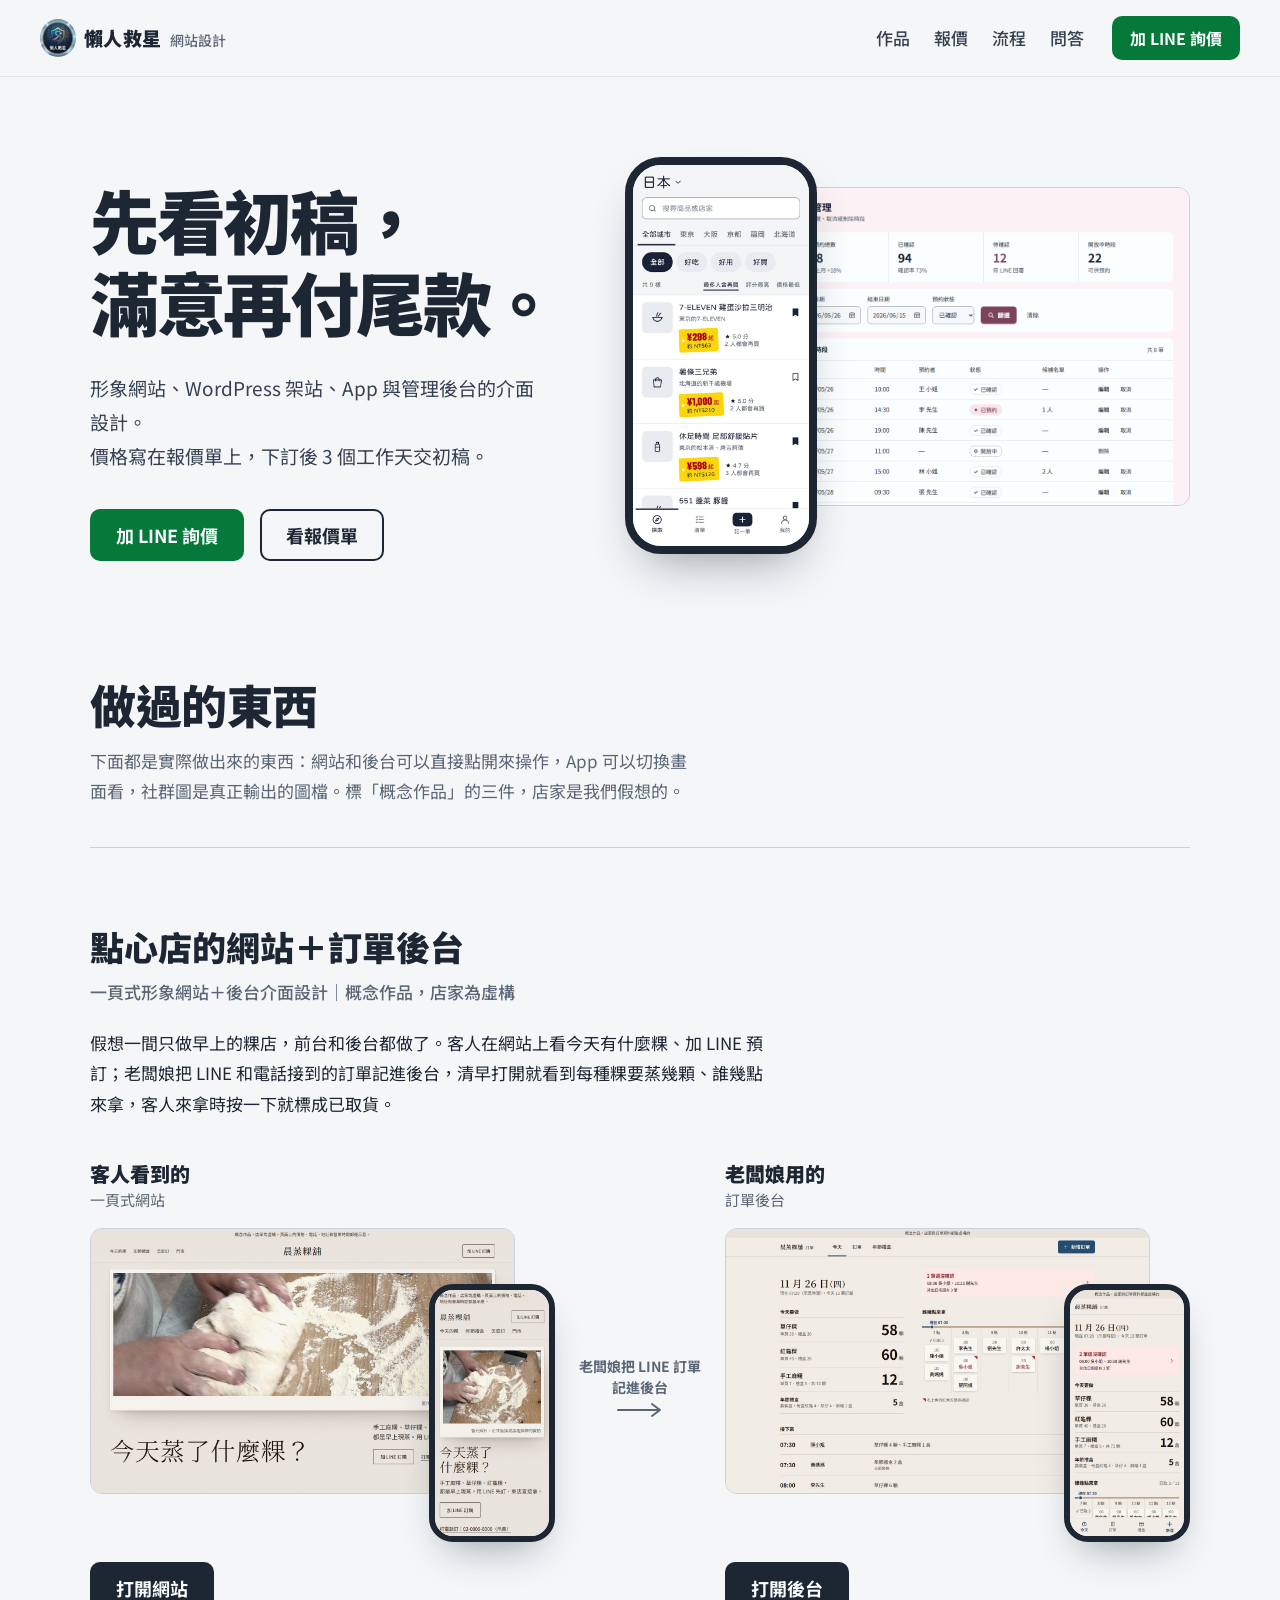
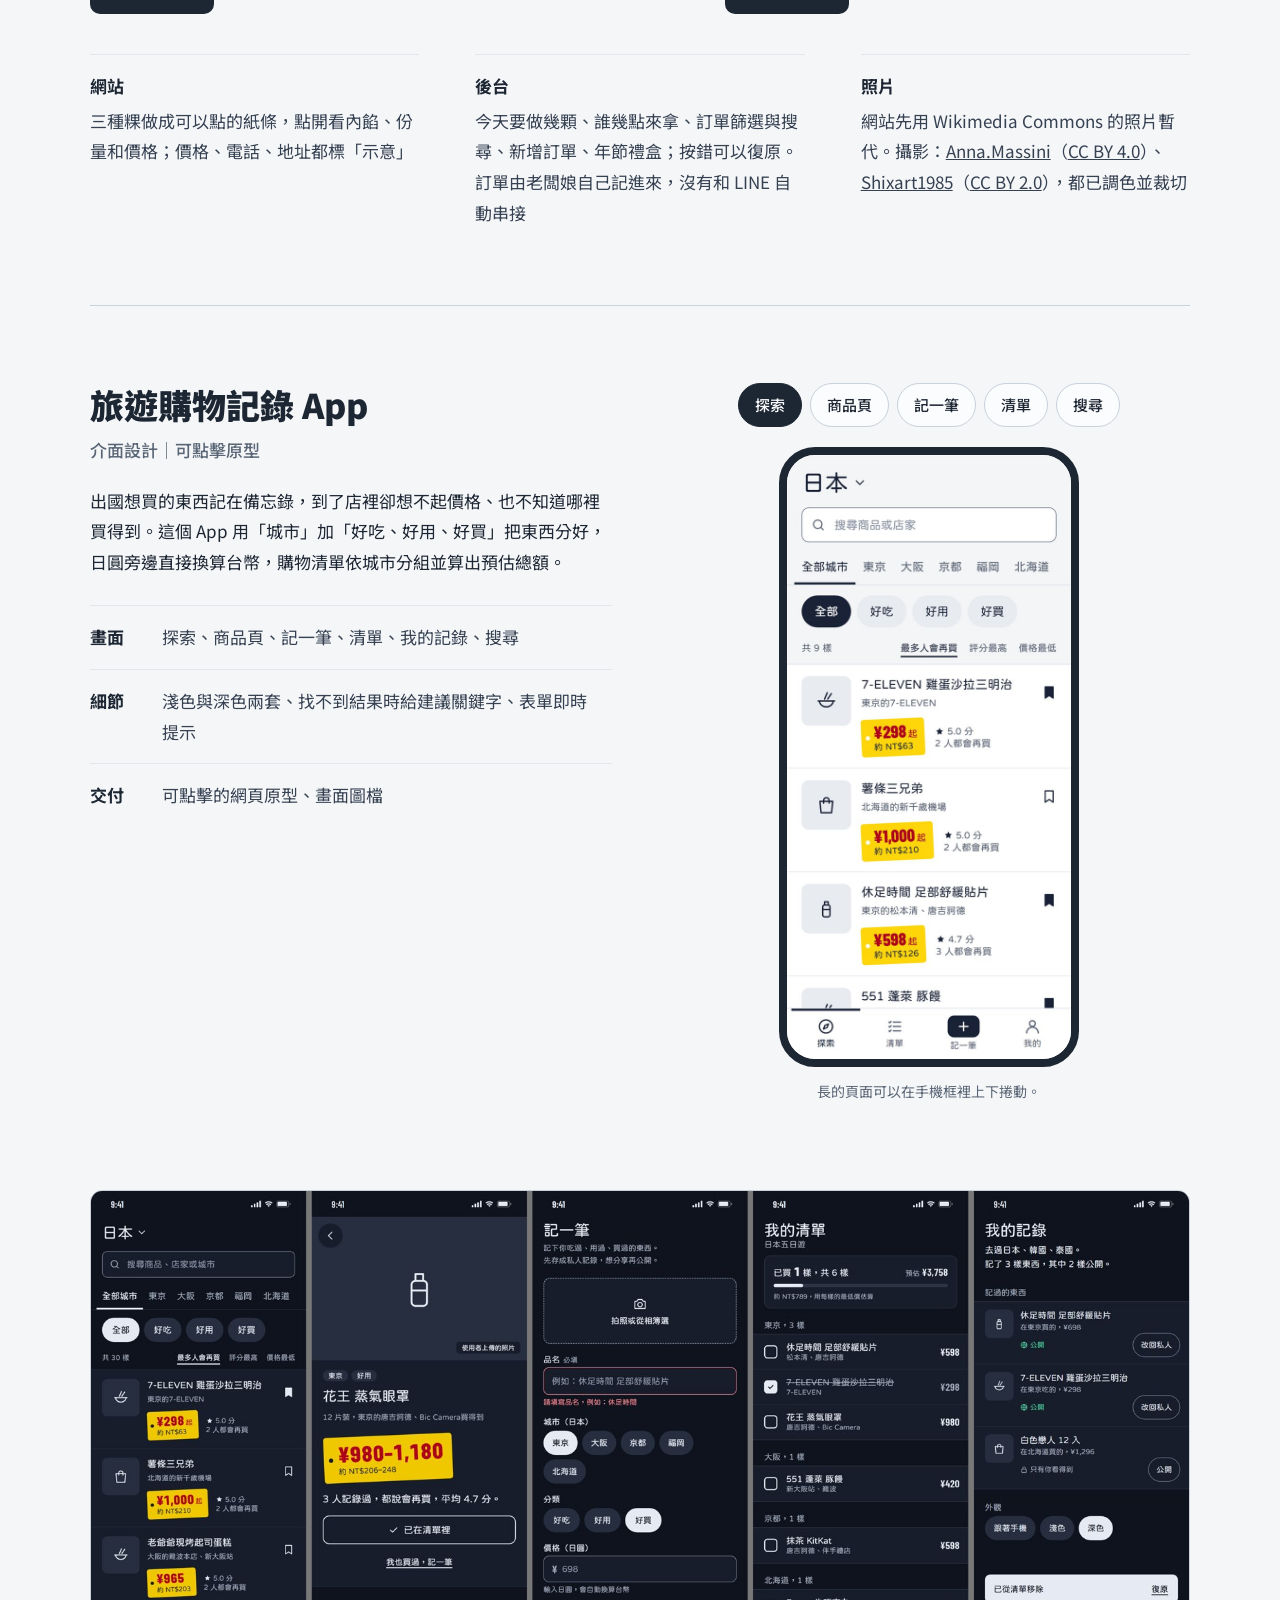
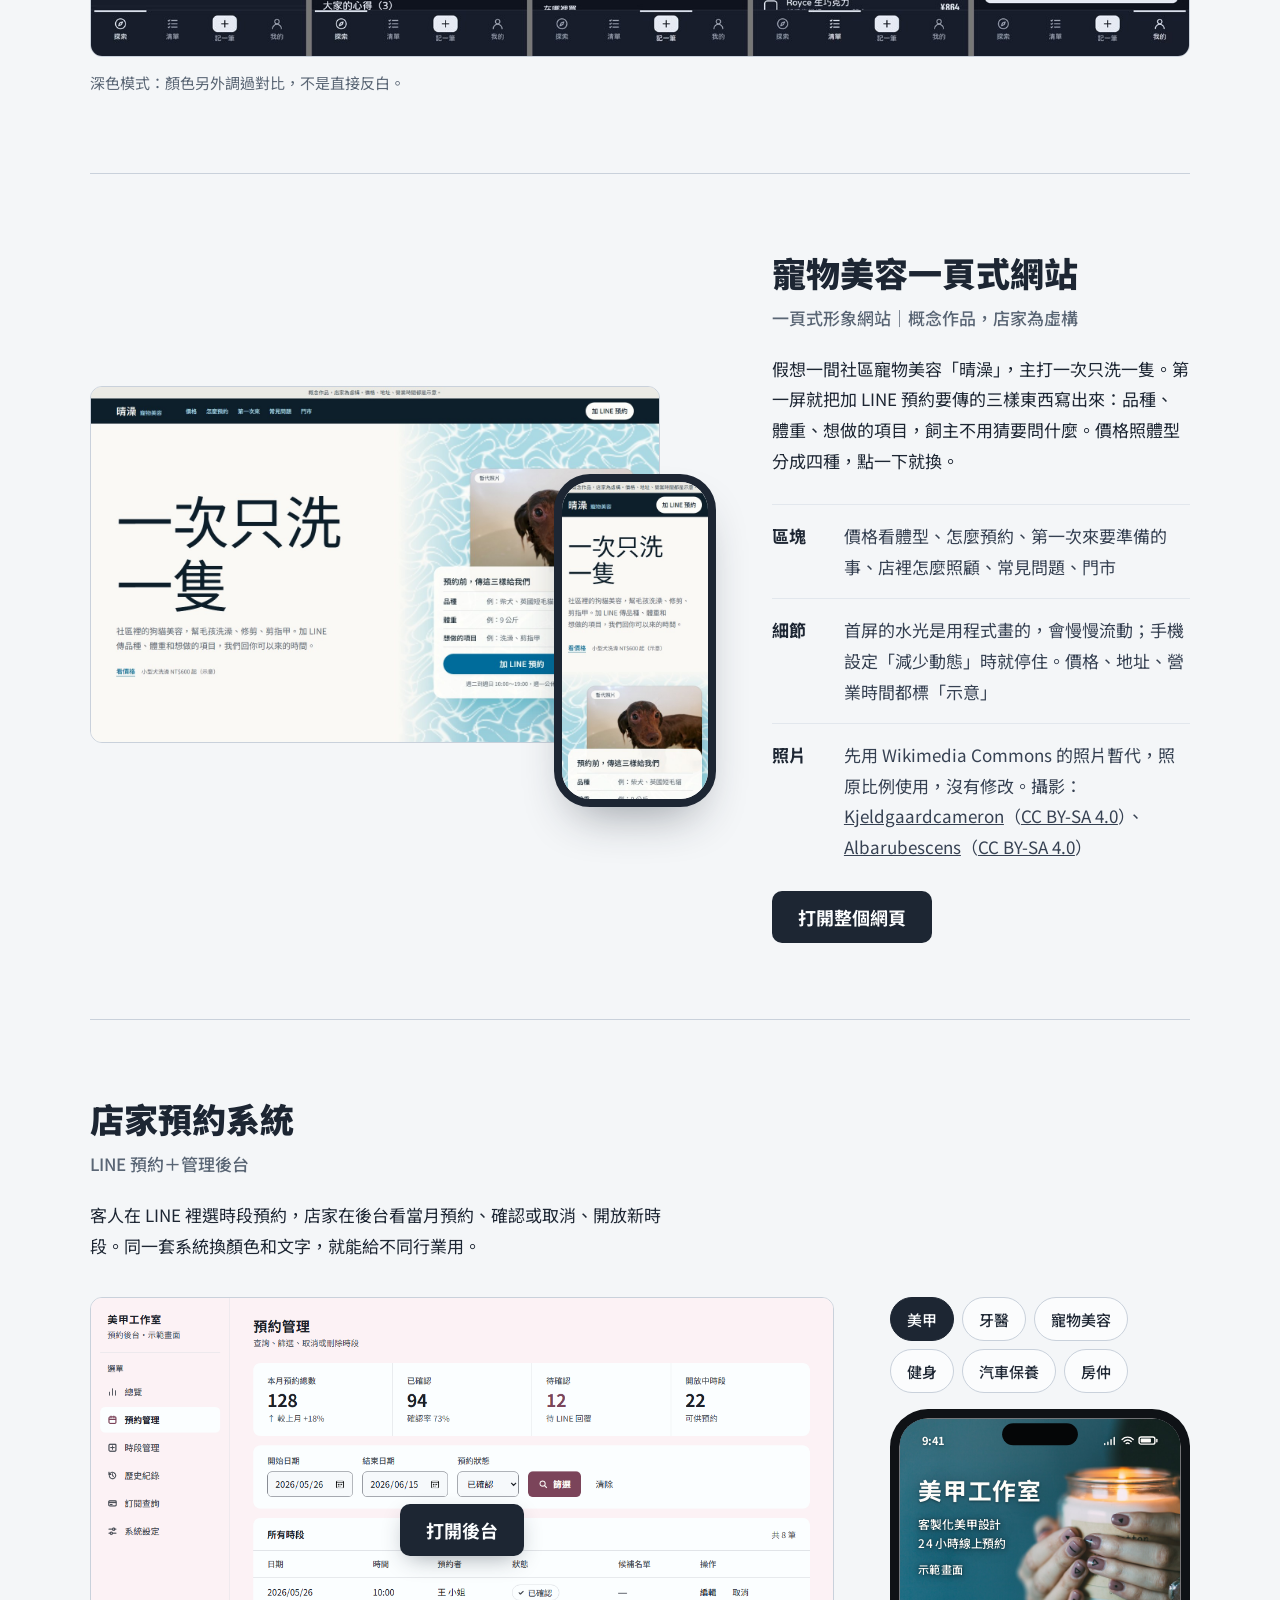
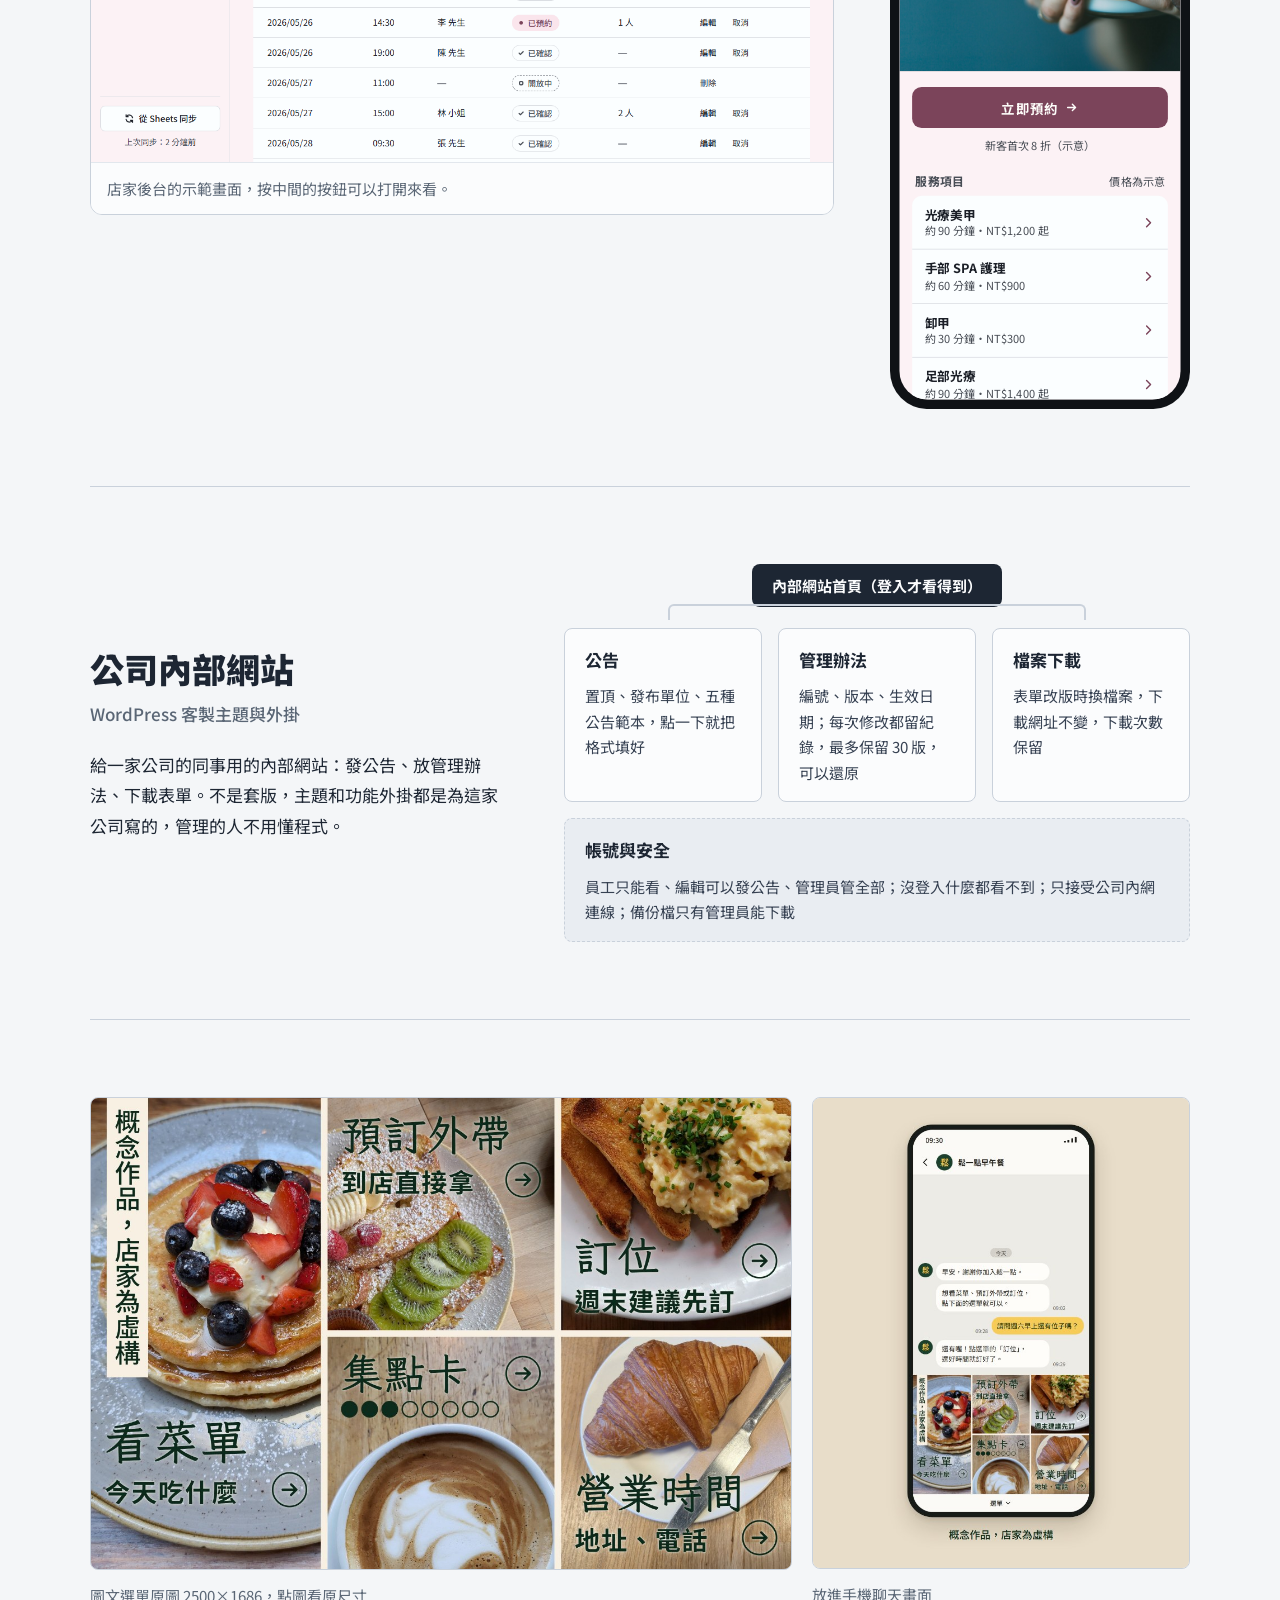
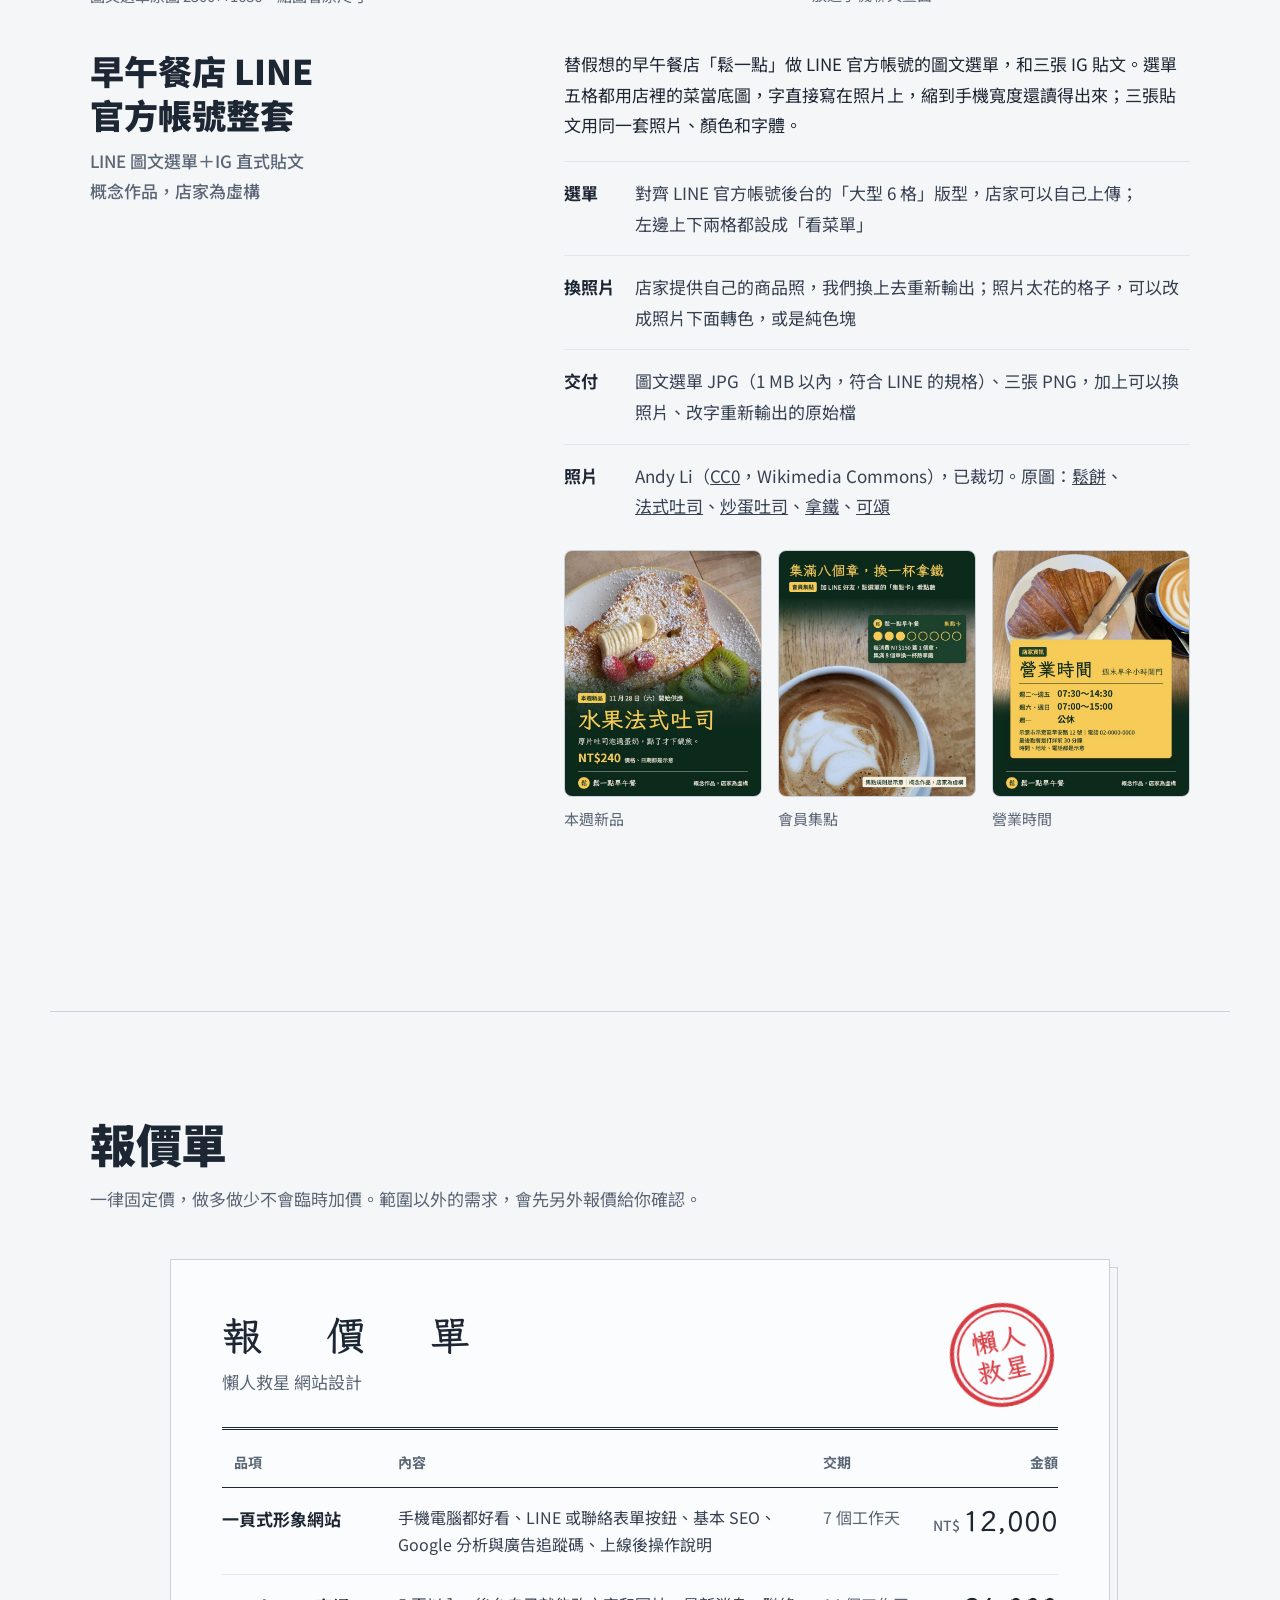
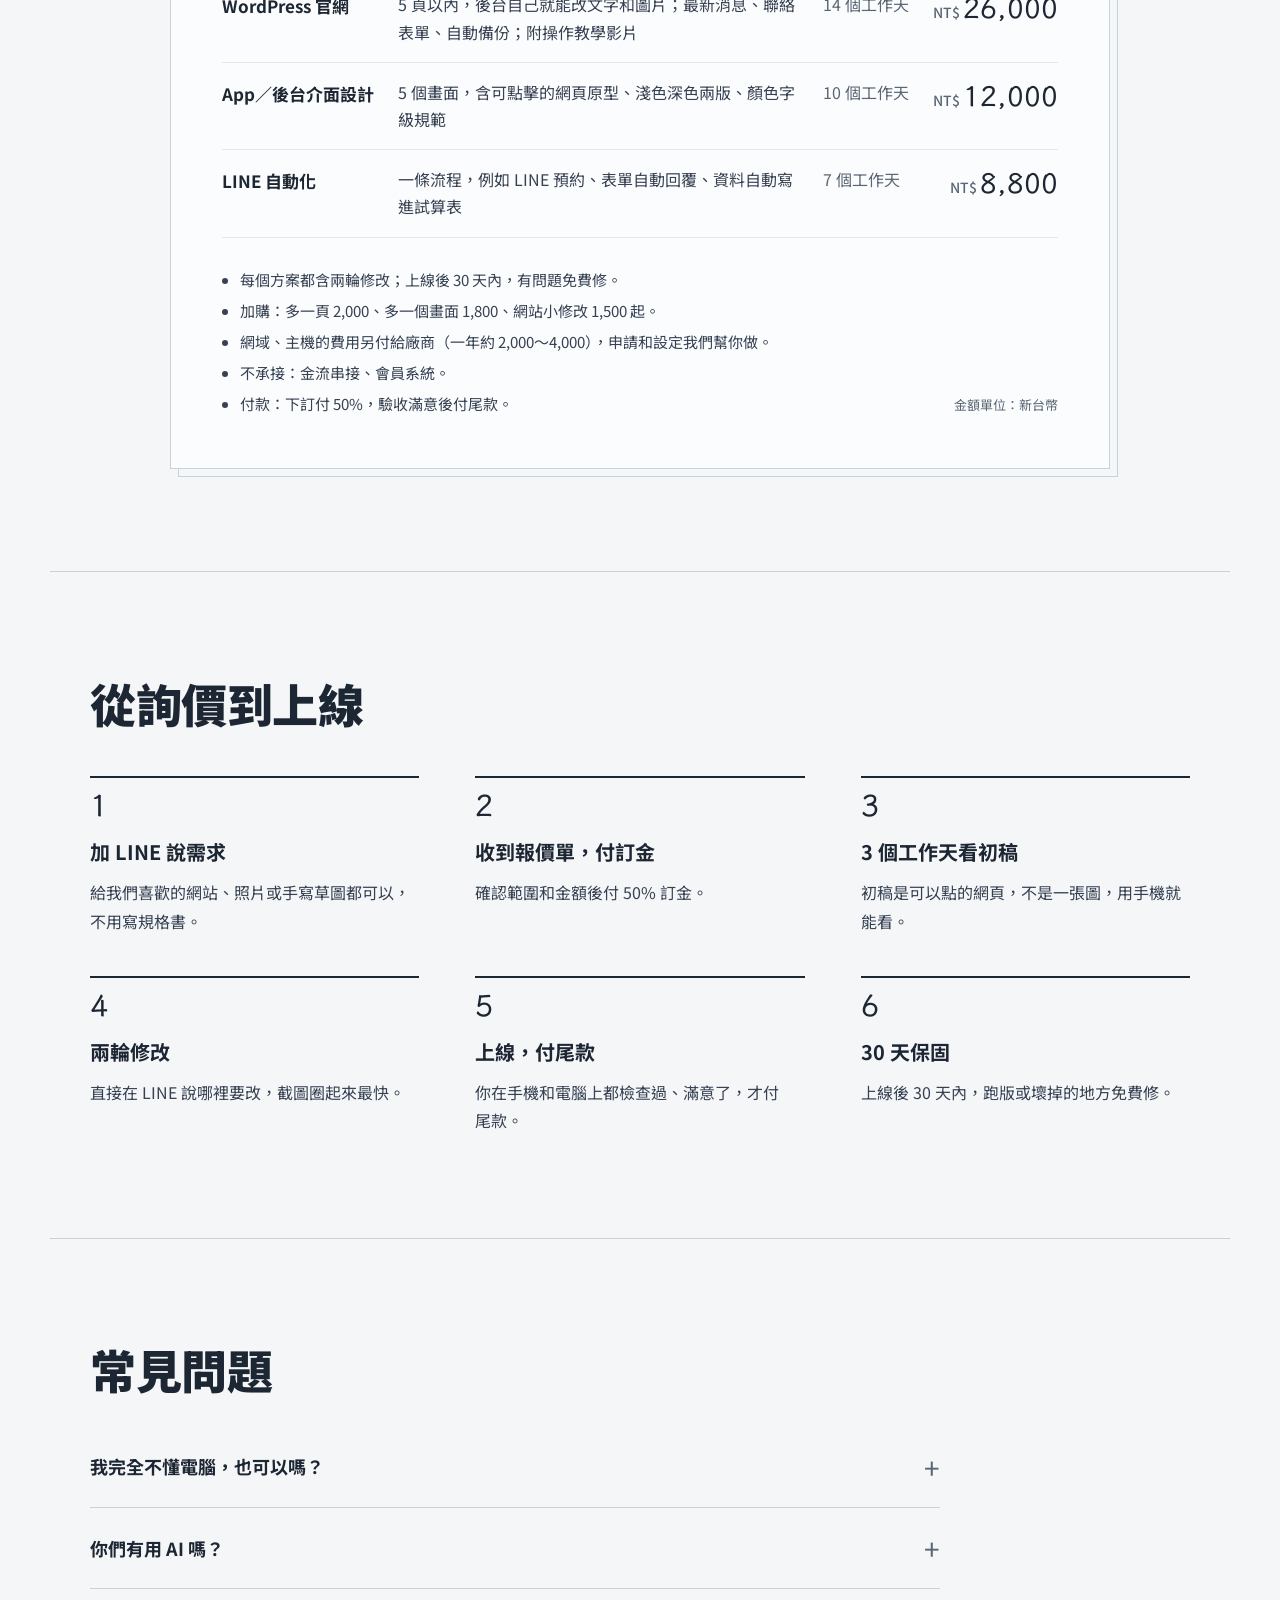
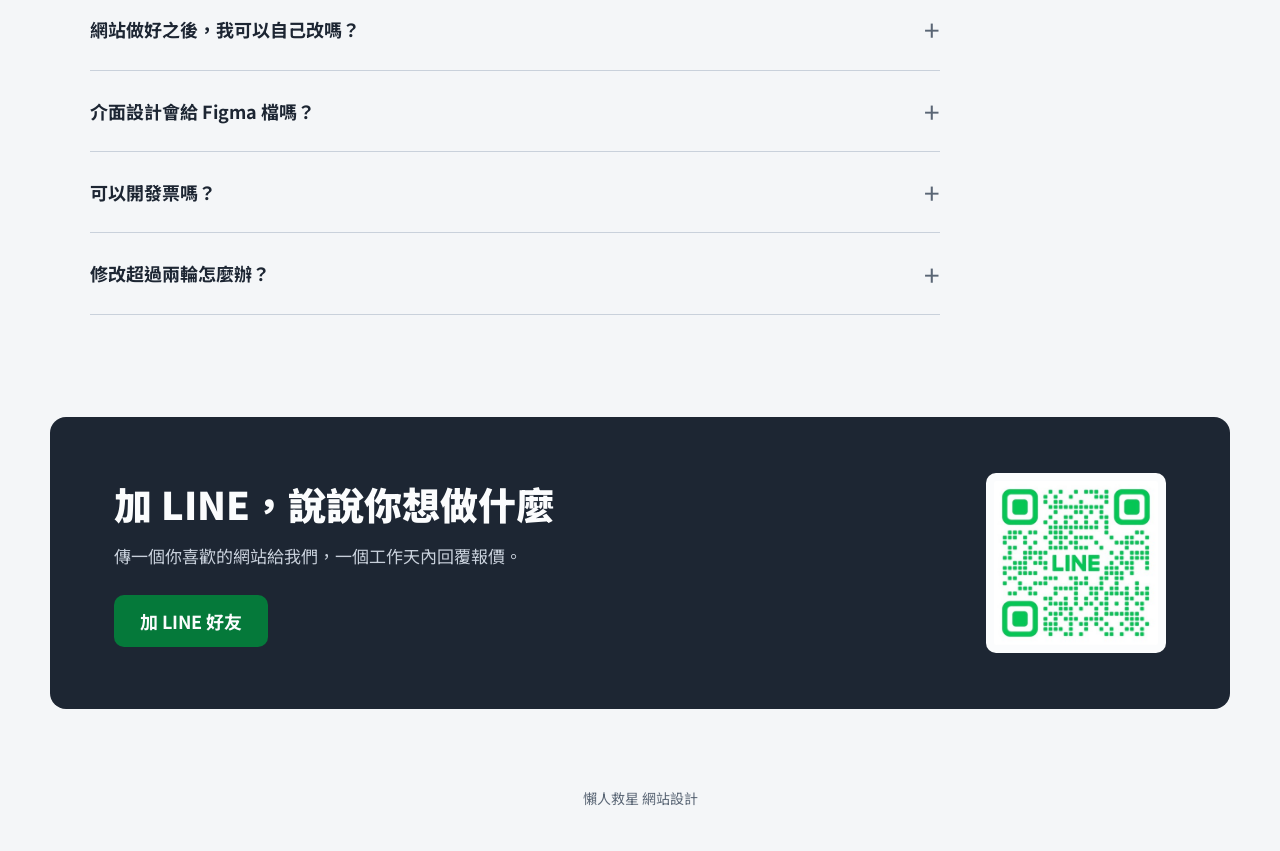
<file: index.html>
<!doctype html>
<html lang="zh-Hant-TW">
<head>
<meta charset="utf-8">
<meta name="viewport" content="width=device-width, initial-scale=1">
<title>懶人救星｜網站設計、WordPress 架站、介面設計｜固定報價</title>
<meta name="description" content="一頁式形象網站 NT$12,000、WordPress 官網 NT$26,000、App 與後台介面設計。白紙黑字的固定報價，下訂後 3 個工作天交初稿，滿意再付尾款。">
<meta property="og:title" content="懶人救星｜先看初稿，滿意再付尾款">
<meta property="og:description" content="形象網站、WordPress 架站、App 與後台介面設計。固定報價，3 個工作天交初稿。">
<meta property="og:type" content="website">
<meta property="og:url" content="https://lazysavior.github.io/">
<meta property="og:image" content="https://lazysavior.github.io/assets/booking-admin.png">
<meta property="og:image:width" content="1280">
<meta property="og:image:height" content="800">
<link rel="icon" href="assets/logo.jpg">
<link rel="preconnect" href="https://fonts.googleapis.com">
<link rel="preconnect" href="https://fonts.gstatic.com" crossorigin>
<link href="https://fonts.googleapis.com/css2?family=LXGW+WenKai+TC:wght@400;700&family=Noto+Sans+TC:wght@400;500;700;900&display=swap" rel="stylesheet">
<link rel="stylesheet" href="styles.css">
</head>
<body>
<a class="skip" href="#works">跳到作品</a>

<header class="top">
  <a class="brand" href="#">
    <img src="assets/logo.jpg" alt="" width="36" height="36">
    <span>懶人救星<small>網站設計</small></span>
  </a>
  <nav aria-label="主選單">
    <a href="#works">作品</a>
    <a href="#quote">報價</a>
    <a href="#steps">流程</a>
    <a href="#faq">問答</a>
  </nav>
  <a class="btn btn-line btn-sm" href="#contact">加 LINE 詢價</a>
</header>

<main>
  <section class="hero">
    <div class="hero-copy">
      <h1><span>先看初稿，</span><span>滿意再付尾款。</span></h1>
      <p class="lede">形象網站、WordPress 架站、App 與管理後台的介面設計。<br>價格寫在報價單上，下訂後 3 個工作天交初稿。</p>
      <div class="actions">
        <a class="btn btn-line" href="#contact">加 LINE 詢價</a>
        <a class="btn btn-ghost" href="#quote">看報價單</a>
      </div>
    </div>
    <figure class="hero-stage" aria-label="作品預覽：預約管理後台與旅遊購物 App">
      <div class="shot">
        <img src="assets/booking-admin.png" alt="預約管理後台：本月預約數、待確認、開放時段與預約列表" width="1280" height="800">
      </div>
      <div class="phone phone-hero">
        <img src="assets/app/explore.jpg" alt="旅遊購物 App 的探索頁：依城市與好吃、好用、好買分類的商品" width="600" height="1298">
      </div>
    </figure>
  </section>

  <section id="works" class="works" aria-labelledby="works-title">
    <h2 id="works-title" class="section-title">做過的東西</h2>
    <p class="section-lede">下面都是實際做出來的東西：網站和後台可以直接點開來操作，App 可以切換畫面看，社群圖是真正輸出的圖檔。標「概念作品」的三件，店家是我們假想的。</p>

    <!-- 作品一：同一家點心店的網站＋訂單後台（概念作品） -->
    <article class="case case-pair">
      <div class="case-text">
        <h3>點心店的網站＋訂單後台</h3>
        <p class="case-kind">一頁式形象網站＋後台介面設計<span class="kind-sep">｜</span><span class="nowrap">概念作品，店家為虛構</span></p>
        <p>假想一間只做早上的粿店，前台和後台都做了。客人在網站上看今天有什麼粿、加 LINE 預訂；老闆娘把 LINE 和電話接到的訂單記進後台，清早打開就看到每種粿要蒸幾顆、誰幾點來拿，客人來拿時按一下就標成已取貨。</p>
      </div>
      <div class="pair">
        <figure class="pair-side">
          <figcaption class="pair-label"><b>客人看到的</b>一頁式網站</figcaption>
          <div class="pair-stage">
            <div class="shot">
              <img src="assets/shop/desktop.jpg" alt="網站桌機第一屏：揉麵糰的大照片，下面是「今天蒸了什麼粿？」和加 LINE 訂購、打電話訂兩個按鈕" width="1440" height="900" loading="lazy">
            </div>
            <div class="phone phone-pair">
              <img src="assets/shop/phone.jpg" alt="網站手機第一屏：照片在上，標題和加 LINE 訂購按鈕在下" width="390" height="844" loading="lazy">
            </div>
          </div>
          <button class="btn btn-ink open-live" data-src="assets/samples/chenzheng/index.html" data-title="晨蒸粿舖網站（概念作品）">打開網站</button>
        </figure>
        <div class="pair-flow" aria-hidden="true">
          <span class="pair-flow-text"><span>老闆娘把 LINE 訂單</span><span>記進後台</span></span>
          <svg viewBox="0 0 48 16" width="48" height="16"><path d="M2 8h42M36 2l8 6-8 6" fill="none" stroke="currentColor" stroke-width="2" stroke-linecap="round" stroke-linejoin="round"/></svg>
        </div>
        <figure class="pair-side">
          <figcaption class="pair-label"><b>老闆娘用的</b>訂單後台</figcaption>
          <div class="pair-stage">
            <div class="shot">
              <img src="assets/shop/admin-desktop.jpg" alt="後台桌機畫面：今天要做草仔粿 58 顆、紅龜粿 60 顆、手工麻糬 12 盒，右邊是依小時排的取貨軌" width="1440" height="900" loading="lazy">
            </div>
            <div class="phone phone-pair">
              <img src="assets/shop/admin-phone.jpg" alt="後台手機畫面：上面是 2 筆還沒確認的提醒，下面是今天每種粿要做的數量" width="390" height="844" loading="lazy">
            </div>
          </div>
          <button class="btn btn-ink open-live" data-src="assets/samples/chenzheng-admin/index.html" data-title="晨蒸粿舖訂單後台（概念作品）">打開後台</button>
        </figure>
      </div>
      <dl class="facts facts-row">
        <div><dt>網站</dt><dd>三種粿做成可以點的紙條，點開看內餡、份量和價格；價格、電話、地址都標「示意」</dd></div>
        <div><dt>後台</dt><dd>今天要做幾顆、誰幾點來拿、訂單篩選與搜尋、新增訂單、年節禮盒；按錯可以復原。訂單由老闆娘自己記進來，沒有和 LINE 自動串接</dd></div>
        <div><dt>照片</dt><dd>網站先用 Wikimedia Commons 的照片暫代。攝影：<a href="https://commons.wikimedia.org/wiki/File:Kneading_bread_by_hand.jpg" rel="noopener">Anna.Massini</a>（<a href="https://creativecommons.org/licenses/by/4.0/" rel="noopener">CC BY 4.0</a>）、<a href="https://commons.wikimedia.org/wiki/File:Baker_woman%27s_hands_kneading_bread_dough.jpg" rel="noopener">Shixart1985</a>（<a href="https://creativecommons.org/licenses/by/2.0/" rel="noopener">CC BY 2.0</a>），都已調色並裁切</dd></div>
      </dl>
    </article>

    <!-- 作品二：App 介面 -->
    <article class="case case-app">
      <div class="case-text">
        <h3>旅遊購物記錄 App</h3>
        <p class="case-kind">介面設計｜可點擊原型</p>
        <p>出國想買的東西記在備忘錄，到了店裡卻想不起價格、也不知道哪裡買得到。這個 App 用「城市」加「好吃、好用、好買」把東西分好，日圓旁邊直接換算台幣，購物清單依城市分組並算出預估總額。</p>
        <dl class="facts">
          <div><dt>畫面</dt><dd>探索、商品頁、記一筆、清單、我的記錄、搜尋</dd></div>
          <div><dt>細節</dt><dd>淺色與深色兩套、找不到結果時給建議關鍵字、表單即時提示</dd></div>
          <div><dt>交付</dt><dd>可點擊的網頁原型、畫面圖檔</dd></div>
        </dl>
      </div>
      <div class="case-demo">
        <div class="screen-tabs" role="tablist" aria-label="切換 App 畫面">
          <button role="tab" aria-selected="true" data-screen="explore">探索</button>
          <button role="tab" aria-selected="false" data-screen="detail">商品頁</button>
          <button role="tab" aria-selected="false" data-screen="add">記一筆</button>
          <button role="tab" aria-selected="false" data-screen="list">清單</button>
          <button role="tab" aria-selected="false" data-screen="search">搜尋</button>
        </div>
        <div class="phone phone-scroll" tabindex="0" aria-label="App 畫面，可以上下捲動">
          <img id="app-screen" src="assets/app/explore.jpg" alt="App 畫面：探索" width="600" height="1298">
        </div>
        <p class="hint">長的頁面可以在手機框裡上下捲動。</p>
      </div>
      <figure class="case-wide">
        <img src="assets/app/dark.jpg" alt="同一組畫面的深色模式版本" width="1592" height="675" loading="lazy">
        <figcaption>深色模式：顏色另外調過對比，不是直接反白。</figcaption>
      </figure>
    </article>

    <!-- 作品三：寵物美容一頁式網站（概念作品；圖在左、字在右） -->
    <article class="case case-site">
      <div class="case-text">
        <h3>寵物美容一頁式網站</h3>
        <p class="case-kind">一頁式形象網站<span class="kind-sep">｜</span><span class="nowrap">概念作品，店家為虛構</span></p>
        <p>假想一間社區寵物美容「晴澡」，主打一次只洗一隻。第一屏就把加 LINE 預約要傳的三樣東西寫出來：品種、體重、想做的項目，飼主不用猜要問什麼。價格照體型分成四種，點一下就換。</p>
        <dl class="facts">
          <div><dt>區塊</dt><dd>價格看體型、怎麼預約、第一次來要準備的事、店裡怎麼照顧、常見問題、門市</dd></div>
          <div><dt>細節</dt><dd>首屏的水光是用程式畫的，會慢慢流動；手機設定「減少動態」時就停住。價格、地址、營業時間都標「示意」</dd></div>
          <div><dt>照片</dt><dd>先用 Wikimedia Commons 的照片暫代，照原比例使用，沒有修改。攝影：<a href="https://commons.wikimedia.org/wiki/File:Cute_bath_dog.jpg" rel="noopener">Kjeldgaardcameron</a>（<a href="https://creativecommons.org/licenses/by-sa/4.0/" rel="noopener">CC BY-SA 4.0</a>）、<a href="https://commons.wikimedia.org/wiki/File:As_our_cat_uses_the_bathtub,_a_hotel_in_Paris.jpg" rel="noopener">Albarubescens</a>（<a href="https://creativecommons.org/licenses/by-sa/4.0/" rel="noopener">CC BY-SA 4.0</a>）</dd></div>
        </dl>
      </div>
      <figure class="site-stage" aria-label="晴澡寵物美容網站的桌機與手機畫面">
        <div class="shot">
          <img src="assets/pet/desktop.jpg" alt="桌機第一屏：左邊大字「一次只洗一隻」，右邊水光上放著浴缸裡濕小狗的照片和「預約前，傳這三樣給我們」的預約單" width="1440" height="900" loading="lazy">
        </div>
        <div class="phone phone-site">
          <img src="assets/pet/phone.jpg" alt="手機第一屏：大字標題、一句說明，下面是洗澡小狗的照片" width="390" height="844" loading="lazy">
        </div>
      </figure>
      <div class="site-actions">
        <button class="btn btn-ink open-live" data-src="assets/samples/qingzao-pet/index.html" data-title="晴澡寵物美容（概念作品）">打開整個網頁</button>
      </div>
    </article>

    <!-- 作品四：預約系統 -->
    <article class="case case-booking">
      <div class="case-text">
        <h3>店家預約系統</h3>
        <p class="case-kind">LINE 預約＋管理後台</p>
        <p>客人在 LINE 裡選時段預約，店家在後台看當月預約、確認或取消、開放新時段。同一套系統換顏色和文字，就能給不同行業用。</p>
      </div>
      <div class="booking-demo">
        <figure class="shot shot-live">
          <div class="live-slot" id="admin-slot">
            <img src="assets/booking-admin.png" alt="預約管理後台畫面" width="1280" height="800" loading="lazy">
            <button class="btn btn-ink live-open" data-src="assets/demo/admin-demo.html" data-title="預約管理後台示範">打開後台</button>
          </div>
          <figcaption>店家後台的示範畫面，按中間的按鈕可以打開來看。</figcaption>
        </figure>
        <div class="line-side">
          <div class="industry" role="radiogroup" aria-label="切換行業">
            <button role="radio" aria-checked="true" data-src="assets/demo/line-demo.html">美甲</button>
            <button role="radio" aria-checked="false" data-src="assets/demo/line-demo-dental.html">牙醫</button>
            <button role="radio" aria-checked="false" data-src="assets/demo/line-demo-pet.html">寵物美容</button>
            <button role="radio" aria-checked="false" data-src="assets/demo/line-demo-fitness.html">健身</button>
            <button role="radio" aria-checked="false" data-src="assets/demo/line-demo-auto.html">汽車保養</button>
            <button role="radio" aria-checked="false" data-src="assets/demo/line-demo-house.html">房仲</button>
          </div>
          <div class="line-frame">
            <iframe id="line-frame" title="LINE 預約示範：美甲" src="assets/demo/line-demo.html" loading="lazy"></iframe>
          </div>
        </div>
      </div>
    </article>

    <!-- 作品五：WordPress 內部網站 -->
    <article class="case case-wp">
      <div class="case-text">
        <h3>公司內部網站</h3>
        <p class="case-kind">WordPress 客製主題與外掛</p>
        <p>給一家公司的同事用的內部網站：發公告、放管理辦法、下載表單。不是套版，主題和功能外掛都是為這家公司寫的，管理的人不用懂程式。</p>
      </div>
      <div class="sitemap" role="list" aria-label="網站內容與功能">
        <div class="node" role="listitem"><h4>公告</h4><p>置頂、發布單位、五種公告範本，點一下就把格式填好</p></div>
        <div class="node" role="listitem"><h4>管理辦法</h4><p>編號、版本、生效日期；每次修改都留紀錄，最多保留 30 版，可以還原</p></div>
        <div class="node" role="listitem"><h4>檔案下載</h4><p>表單改版時換檔案，下載網址不變，下載次數保留</p></div>
        <div class="node node-wide" role="listitem"><h4>帳號與安全</h4><p>員工只能看、編輯可以發公告、管理員管全部；沒登入什麼都看不到；只接受公司內網連線；備份檔只有管理員能下載</p></div>
      </div>
    </article>

    <!-- 作品六：早午餐店 LINE 官方帳號整套（概念作品；圖文選單是主角在上，字在下，三張 IG 貼文當配角排在說明下面） -->
    <article class="case case-feed case-line">
      <div class="line-set">
        <figure class="feed-item line-menu">
          <a href="assets/samples/songyidian/rich-menu.jpg"><img src="assets/brunch/rich-menu.jpg" alt="LINE 圖文選單：五格都是早午餐的照片，字直接寫在照片上。左邊大格是一疊鬆餅寫「看菜單」，右邊四格是法式吐司「預訂外帶」、炒蛋吐司「訂位」、拿鐵「集點卡」、可頌「營業時間」；左上角直條寫「概念作品，店家為虛構」" width="1250" height="843" loading="lazy"></a>
          <figcaption>圖文選單原圖 2500×1686，點圖看原尺寸</figcaption>
        </figure>
        <figure class="feed-item line-phone">
          <a href="assets/samples/songyidian/phone.png"><img src="assets/brunch/phone.jpg" alt="手機上的 LINE 聊天畫面：客人問週六早上還有沒有位子，店家回「點選單的『訂位』」，下面是鬆一點的圖文選單" width="720" height="900" loading="lazy"></a>
          <figcaption>放進手機聊天畫面</figcaption>
        </figure>
      </div>
      <div class="feed-text">
        <div>
          <h3>早午餐店 LINE 官方帳號整套</h3>
          <p class="case-kind">LINE 圖文選單＋IG 直式貼文<span class="kind-sep">｜</span><span class="nowrap">概念作品，店家為虛構</span></p>
        </div>
        <div>
          <p>替假想的早午餐店「鬆一點」做 LINE 官方帳號的圖文選單，和三張 IG 貼文。選單五格都用店裡的菜當底圖，字直接寫在照片上，縮到手機寬度還讀得出來；三張貼文用同一套照片、顏色和字體。</p>
          <dl class="facts">
            <div><dt>選單</dt><dd>對齊 LINE 官方帳號後台的「大型 6 格」版型，店家可以自己上傳；<span class="nowrap">左邊上下兩格</span>都設成「看菜單」</dd></div>
            <div><dt>換照片</dt><dd>店家提供自己的商品照，我們換上去重新輸出；照片太花的格子，可以改成照片下面轉色，或是純色塊</dd></div>
            <div><dt>交付</dt><dd>圖文選單 JPG（1 MB 以內，符合 LINE 的規格）、三張 PNG，加上可以換照片、改字重新輸出的原始檔</dd></div>
            <div><dt>照片</dt><dd>Andy Li（<a href="https://creativecommons.org/publicdomain/zero/1.0/" rel="noopener">CC0</a>，Wikimedia Commons），已裁切。原圖：<a href="https://commons.wikimedia.org/wiki/File:American_Pancakes_-_Finch_2026-03-21.jpg" rel="noopener" class="nowrap">鬆餅</a>、<a href="https://commons.wikimedia.org/wiki/File:FRENCH_TOAST_-_Keys_%26_Co._2025-03-27.jpg" rel="noopener" class="nowrap">法式吐司</a>、<a href="https://commons.wikimedia.org/wiki/File:Scrambled_eggs_on_toast_-_Joe%27s_Cafe_2024-04-14.jpg" rel="noopener" class="nowrap">炒蛋吐司</a>、<a href="https://commons.wikimedia.org/wiki/File:Flat_white_-_Si_Signore_2024-01-15.jpg" rel="noopener" class="nowrap">拿鐵</a>、<a href="https://commons.wikimedia.org/wiki/File:All_butter_croissant_and_latte_-_Blend_Coffee_Co._2026-01-02.jpg" rel="noopener" class="nowrap">可頌</a></dd></div>
          </dl>
          <div class="feed feed-mini" role="list" aria-label="同一套照片做的三張 IG 貼文，點圖看原尺寸">
            <figure class="feed-item" role="listitem">
              <a href="assets/samples/songyidian/01-new.png"><img src="assets/brunch/01.jpg" alt="IG 貼文本週新品：一盤法式吐司鋪滿畫面，下面轉成深綠，寫著水果法式吐司、11 月 28 日（六）開始供應、NT$240（價格、日期都是示意）" width="720" height="900" loading="lazy"></a>
              <figcaption>本週新品</figcaption>
            </figure>
            <figure class="feed-item" role="listitem">
              <a href="assets/samples/songyidian/02-stamp.png"><img src="assets/brunch/02.jpg" alt="IG 貼文會員集點：一杯拿鐵放在木桌上，旁邊一張深綠的集點卡，八個章蓋了三個，寫著集滿八個章，換一杯拿鐵（集點規則是示意）" width="720" height="900" loading="lazy"></a>
              <figcaption>會員集點</figcaption>
            </figure>
            <figure class="feed-item" role="listitem">
              <a href="assets/samples/songyidian/03-hours.png"><img src="assets/brunch/03.jpg" alt="IG 貼文營業時間：可頌和拿鐵在上面，一張奶油黃的牌子寫著週二到週五 07:30～14:30、週六週日 07:00～15:00、週一公休（時間、地址、電話都是示意）" width="720" height="900" loading="lazy"></a>
              <figcaption>營業時間</figcaption>
            </figure>
          </div>
        </div>
      </div>
    </article>

  </section>

  <section id="quote" class="quote-wrap" aria-labelledby="quote-title">
    <h2 id="quote-title" class="section-title">報價單</h2>
    <p class="section-lede">一律固定價，做多做少不會臨時加價。範圍以外的需求，會先另外報價給你確認。</p>

    <div class="sheet">
      <div class="sheet-head">
        <div>
          <p class="sheet-title">報　價　單</p>
          <p class="sheet-from">懶人救星 網站設計</p>
        </div>
        <div class="seal" aria-hidden="true"><span>懶人<br>救星</span></div>
      </div>

      <table class="items">
        <caption class="visually-hidden">服務方案與價格</caption>
        <thead>
          <tr><th scope="col">品項</th><th scope="col">內容</th><th scope="col">交期</th><th scope="col" class="num">金額</th></tr>
        </thead>
        <tbody>
          <tr>
            <th scope="row">一頁式形象網站</th>
            <td>手機電腦都好看、LINE 或聯絡表單按鈕、基本 SEO、Google 分析與廣告追蹤碼、上線後操作說明</td>
            <td>7 個工作天</td>
            <td class="num hand">12,000</td>
          </tr>
          <tr>
            <th scope="row">WordPress 官網</th>
            <td>5 頁以內，後台自己就能改文字和圖片；最新消息、聯絡表單、自動備份；附操作教學影片</td>
            <td>14 個工作天</td>
            <td class="num hand">26,000</td>
          </tr>
          <tr>
            <th scope="row">App／後台介面設計</th>
            <td>5 個畫面，含可點擊的網頁原型、淺色深色兩版、顏色字級規範</td>
            <td>10 個工作天</td>
            <td class="num hand">12,000</td>
          </tr>
          <tr>
            <th scope="row">LINE 自動化</th>
            <td>一條流程，例如 LINE 預約、表單自動回覆、資料自動寫進試算表</td>
            <td>7 個工作天</td>
            <td class="num hand">8,800</td>
          </tr>
        </tbody>
      </table>

      <div class="sheet-foot">
        <ul class="terms">
          <li>每個方案都含兩輪修改；上線後 30 天內，有問題免費修。</li>
          <li>加購：多一頁 2,000、多一個畫面 1,800、網站小修改 1,500 起。</li>
          <li>網域、主機的費用另付給廠商（一年約 2,000～4,000），申請和設定我們幫你做。</li>
          <li>不承接：金流串接、會員系統。</li>
          <li>付款：下訂付 50%，驗收滿意後付尾款。</li>
        </ul>
        <p class="currency">金額單位：新台幣</p>
      </div>
    </div>
  </section>

  <section id="steps" class="steps" aria-labelledby="steps-title">
    <h2 id="steps-title" class="section-title">從詢價到上線</h2>
    <ol>
      <li><h3>加 LINE 說需求</h3><p>給我們喜歡的網站、照片或手寫草圖都可以，不用寫規格書。</p></li>
      <li><h3>收到報價單，付訂金</h3><p>確認範圍和金額後付 50% 訂金。</p></li>
      <li><h3>3 個工作天看初稿</h3><p>初稿是可以點的網頁，不是一張圖，用手機就能看。</p></li>
      <li><h3>兩輪修改</h3><p>直接在 LINE 說哪裡要改，截圖圈起來最快。</p></li>
      <li><h3>上線，付尾款</h3><p>你在手機和電腦上都檢查過、滿意了，才付尾款。</p></li>
      <li><h3>30 天保固</h3><p>上線後 30 天內，跑版或壞掉的地方免費修。</p></li>
    </ol>
  </section>

  <section id="faq" class="faq" aria-labelledby="faq-title">
    <h2 id="faq-title" class="section-title">常見問題</h2>
    <details>
      <summary>我完全不懂電腦，也可以嗎？</summary>
      <p>可以。你只要告訴我們你的店或公司在做什麼、想讓客人看到什麼。網域、主機這些技術的事我們處理，做好後會錄一段影片教你怎麼改內容。</p>
    </details>
    <details>
      <summary>你們有用 AI 嗎？</summary>
      <p>有。設計和程式都用 AI 輔助，所以價格比一般工作室低、出稿也快。每一頁都會在手機和電腦上實際測過才交給你，原始檔全部給你，沒有綁約。</p>
    </details>
    <details>
      <summary>網站做好之後，我可以自己改嗎？</summary>
      <p>WordPress 官網可以自己在後台改文字、換圖片、發最新消息。一頁式網站要改的話，小修改 1,500 元起，或請我們教你改。</p>
    </details>
    <details>
      <summary>介面設計會給 Figma 檔嗎？</summary>
      <p>我們交的是可以點的網頁原型和畫面圖檔，工程師可以直接照著做。如果你的團隊一定要 Figma 原始檔，詢價時先告訴我們。</p>
    </details>
    <details>
      <summary>可以開發票嗎？</summary>
      <p>目前以個人接案，提供勞務報酬單。需要發票的案子，詢價時先告訴我們。</p>
    </details>
    <details>
      <summary>修改超過兩輪怎麼辦？</summary>
      <p>小地方一樣幫你改。如果是改方向、加新頁面，會先報價給你確認，你同意了才動工。</p>
    </details>
  </section>

  <section id="contact" class="contact" aria-labelledby="contact-title">
    <div>
      <h2 id="contact-title">加 LINE，說說你想做什麼</h2>
      <p>傳一個你喜歡的網站給我們，一個工作天內回覆報價。</p>
      <a class="btn btn-line" href="https://line.me/R/ti/p/%40lazysavior" rel="noopener">加 LINE 好友</a>
    </div>
    <img class="qr" src="assets/line-qr.jpg" alt="LINE 官方帳號 QR code，手機掃描加好友" width="180" height="180" loading="lazy">
  </section>
</main>

<footer class="foot">
  <p>懶人救星 網站設計</p>
</footer>

<dialog id="live-dialog" aria-labelledby="live-title">
  <div class="live-bar">
    <p id="live-title" class="live-title">可操作的示範</p>
    <form method="dialog"><button class="btn btn-ink btn-sm" value="close">關閉示範</button></form>
  </div>
  <iframe id="live-frame" title="可操作的示範"></iframe>
</dialog>

<script src="script.js"></script>
</body>
</html>
</file>
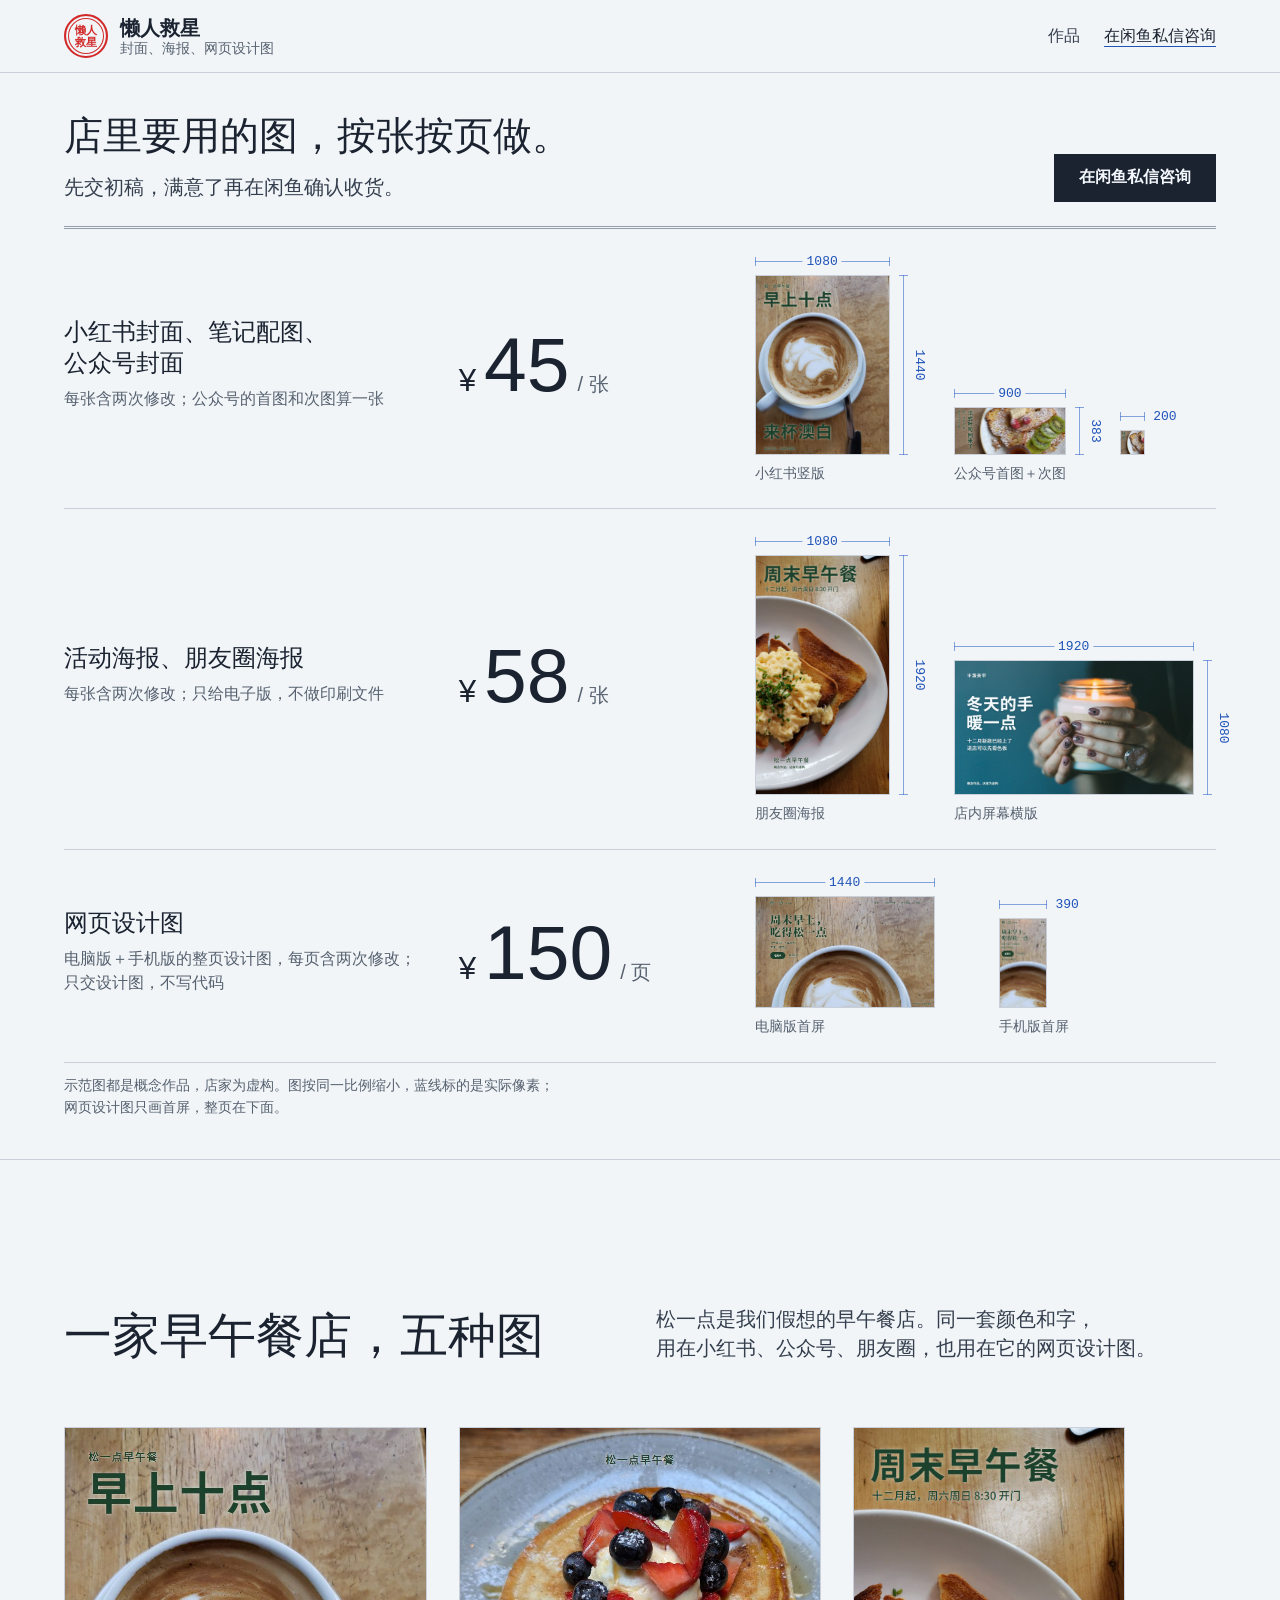
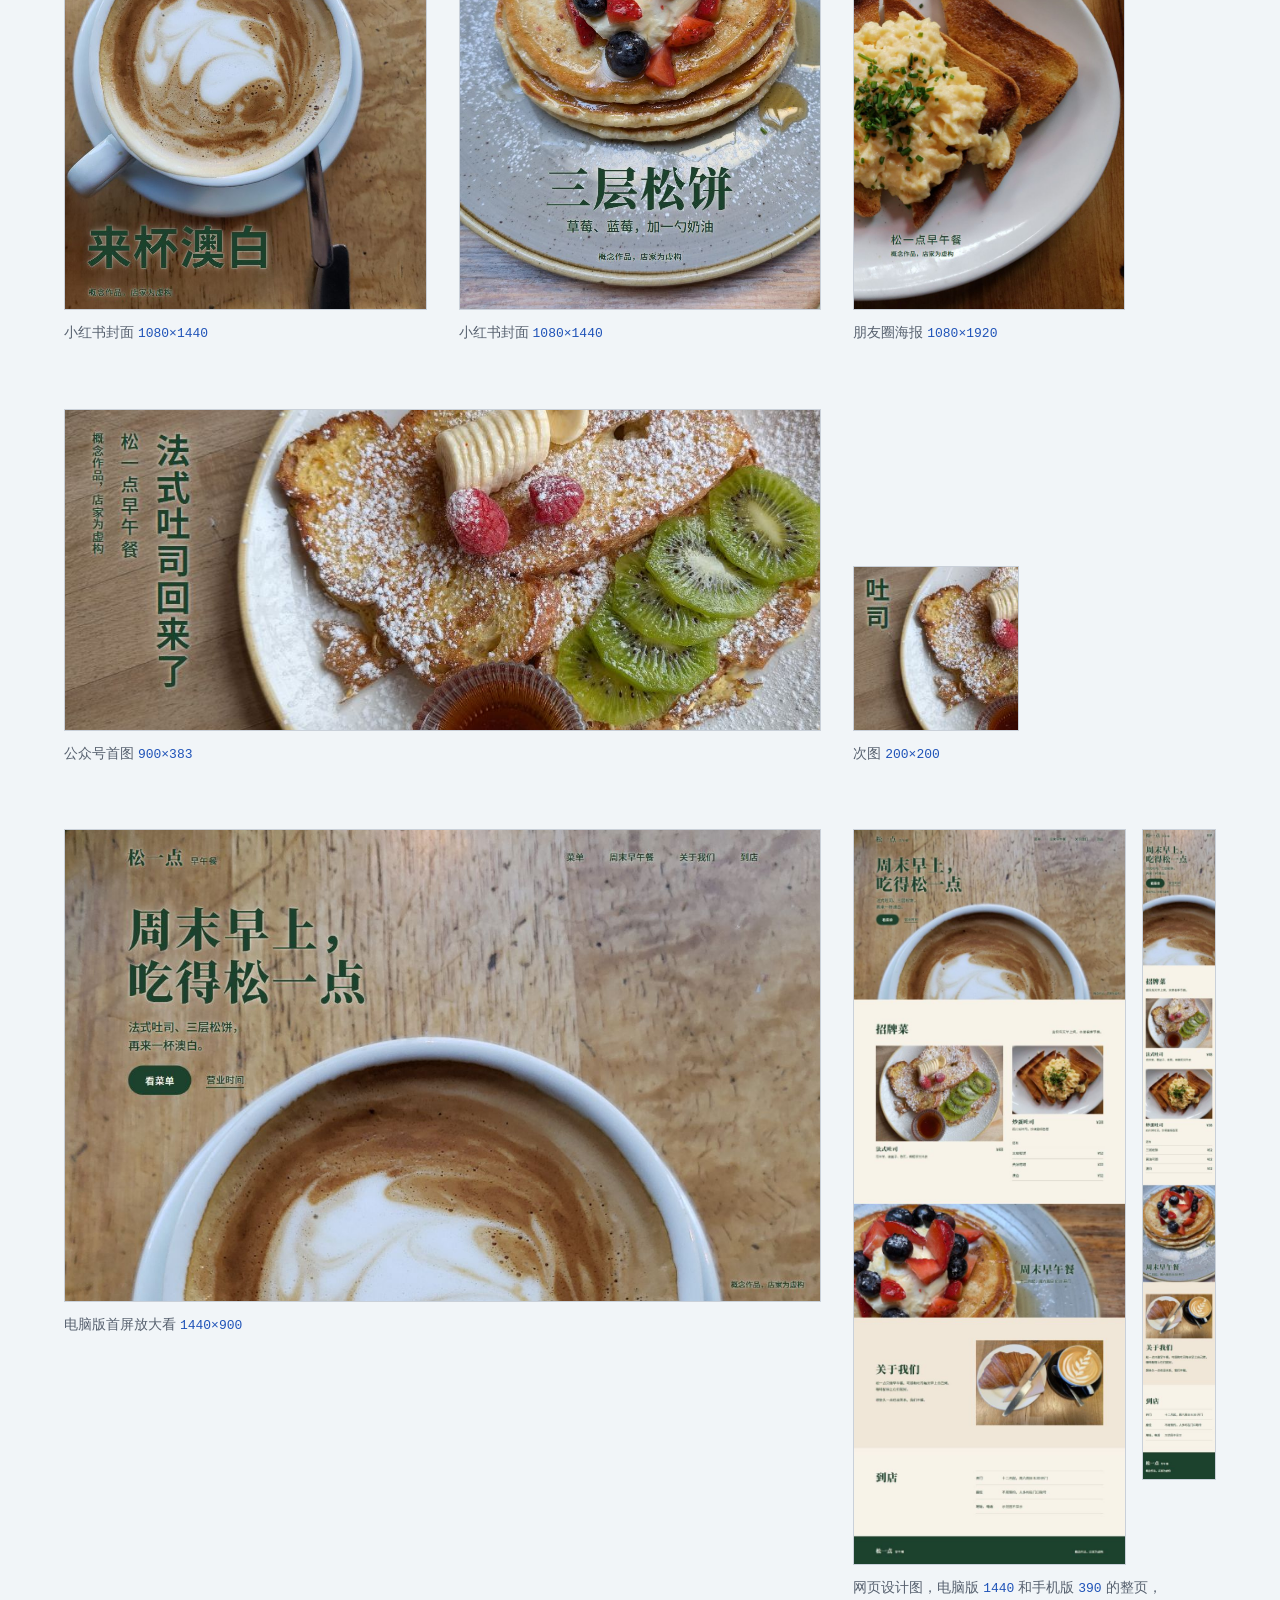
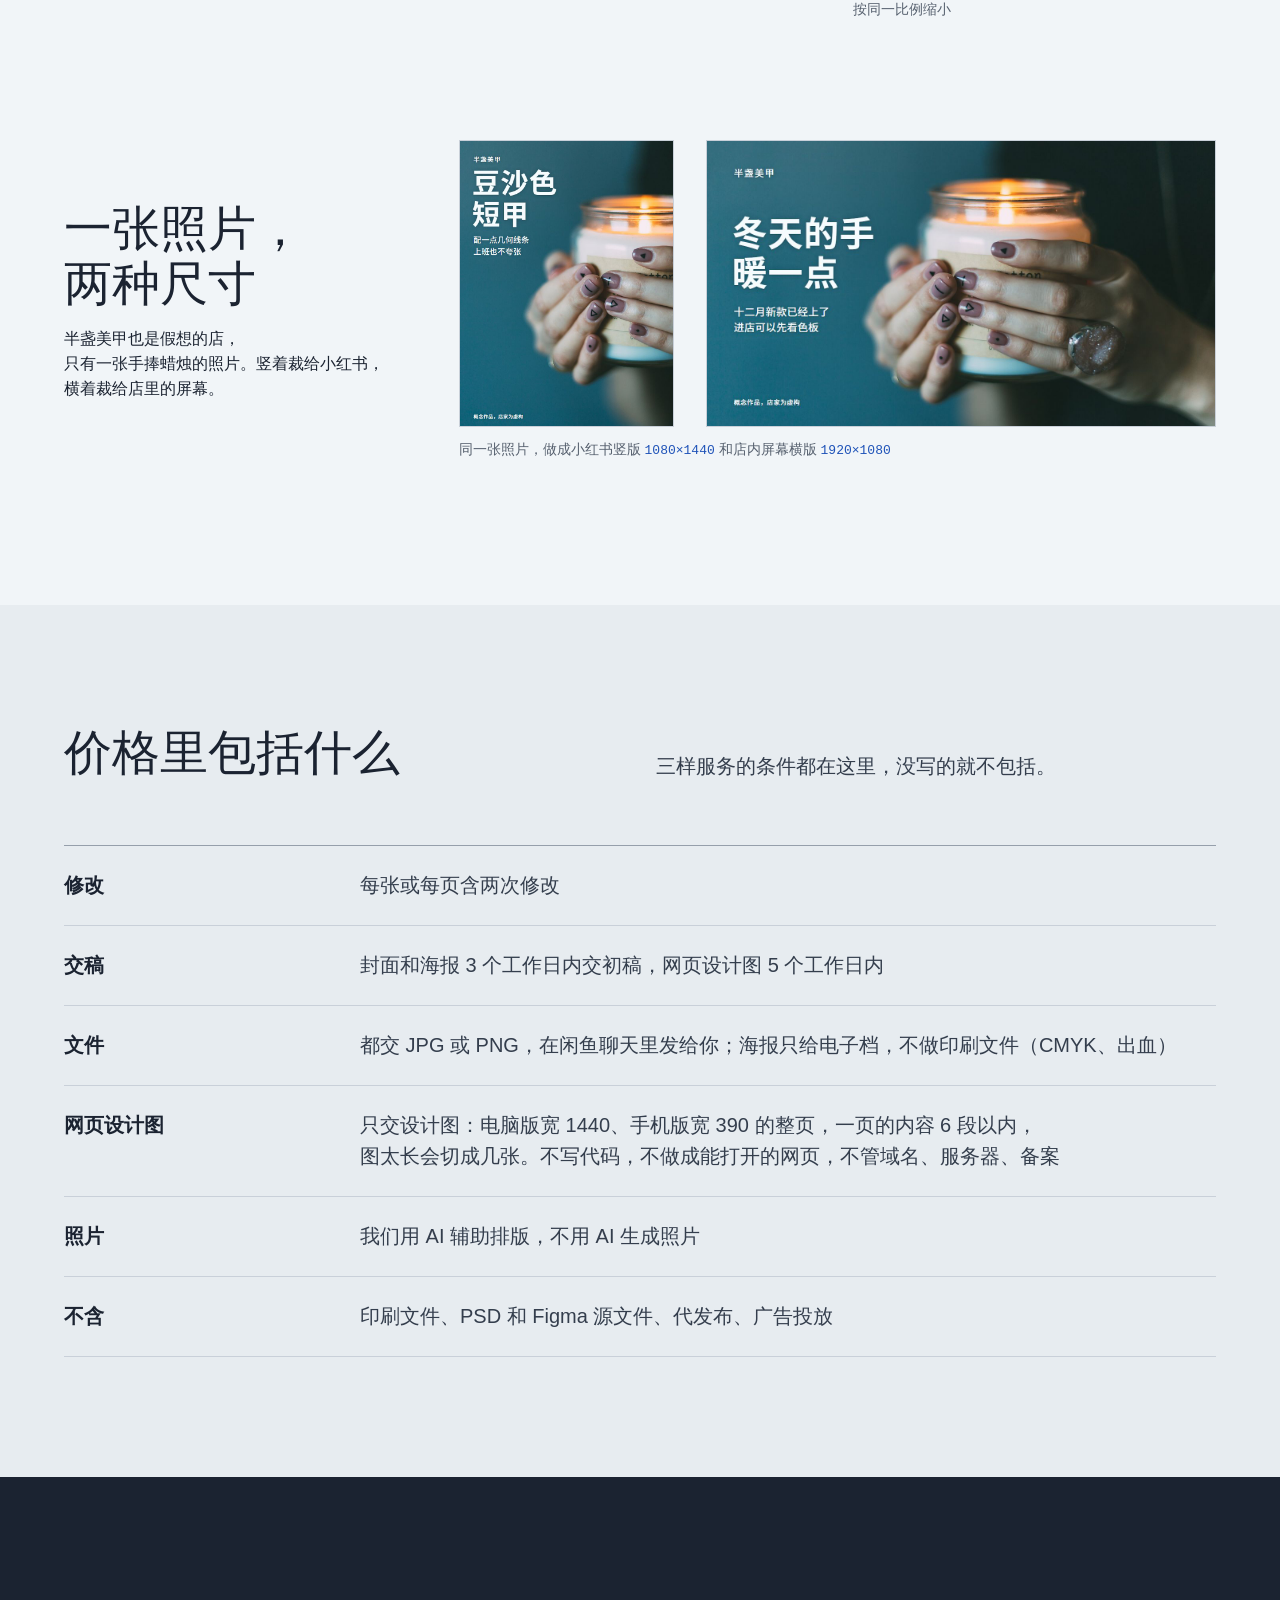
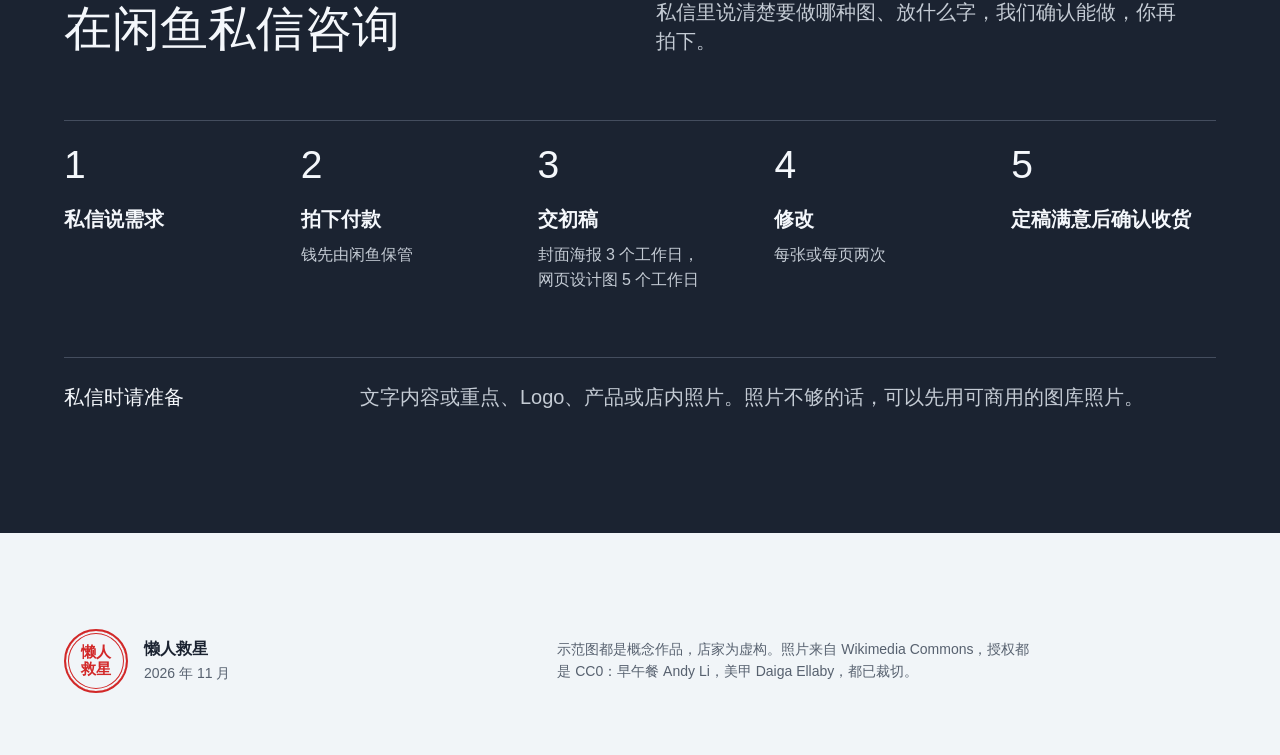
<file: cn/index.html>
<!doctype html>
<html lang="zh-CN">
<head>
<meta charset="utf-8">
<meta name="viewport" content="width=device-width, initial-scale=1">
<title>懒人救星｜小红书封面 ¥45 一张，活动海报 ¥58 一张，网页设计图 ¥150 一页</title>
<meta name="description" content="懒人救星帮小店做小红书封面、公众号封面、活动海报和网页设计图，按张或按页计价，在闲鱼私信咨询。">
<link rel="stylesheet" href="styles.css">
</head>
<body>
<a class="skip" href="#top">跳到主要内容</a>
<header class="top">
  <div class="container top-in">
    <a class="brand" href="#top" aria-label="懒人救星，回到页面顶部">
      <span class="seal" aria-hidden="true">懒人<br>救星</span>
      <span class="brand-name">懒人救星<small>封面、海报、网页设计图</small></span>
    </a>
    <nav class="top-links" aria-label="页面导航">
      <a class="nav-quiet" href="#works">作品</a>
      <a href="#contact">在闲鱼私信咨询</a>
    </nav>
  </div>
</header>

<main id="top" tabindex="-1">
  <section class="hero" aria-labelledby="hero-title">
    <div class="container">
      <div class="grid12 hero-head">
        <h1 id="hero-title"><span class="phrase">店里要用的图，</span><span class="phrase">按张按页做。</span></h1>
        <p class="lead"><span class="phrase">先交初稿，</span><span class="phrase">满意了再在闲鱼确认收货。</span></p>
        <a class="btn btn-primary" href="#contact">在闲鱼私信咨询</a>
      </div>

      <ol class="offers">
        <li class="grid12 offer">
          <div class="offer-name">
            <h2>小红书封面、笔记配图、<br>公众号封面</h2>
            <p>每张含两次修改；公众号的首图和次图算一张</p>
          </div>
          <p class="offer-price"><span class="cur">¥</span><span class="amount">45</span><span class="per">/ 张</span></p>
          <div class="formats">
            <figure class="fmt">
              <div class="fmt-box" style="--w: 1080;">
                <span class="dim dim-w" aria-hidden="true"><span>1080</span></span>
                <span class="dim dim-h" aria-hidden="true"><span>1440</span></span>
                <img src="img/xhs-flat-white.jpg" width="720" height="960" alt="小红书封面示范：木头桌上一杯澳白，字写着早上十点，来杯澳白">
              </div>
              <figcaption>小红书竖版<span class="visually-hidden">，1080×1440 像素</span></figcaption>
            </figure>
            <figure class="fmt">
              <div class="fmt-set">
                <div class="fmt-box" style="--w: 900;">
                  <span class="dim dim-w" aria-hidden="true"><span>900</span></span>
                  <span class="dim dim-h" aria-hidden="true"><span>383</span></span>
                  <img src="img/gzh-cover.jpg" width="900" height="383" alt="公众号封面首图示范：法式吐司，直排写着法式吐司回来了">
                </div>
                <div class="fmt-box tiny" style="--w: 200;">
                  <span class="dim dim-w" aria-hidden="true"><span>200</span></span>
                  <img src="img/gzh-square.jpg" width="200" height="200" alt="公众号封面次图示范：吐司">
                </div>
              </div>
              <figcaption>公众号首图＋次图<span class="visually-hidden">，900×383 和 200×200 像素</span></figcaption>
            </figure>
          </div>
        </li>
        <li class="grid12 offer">
          <div class="offer-name">
            <h2>活动海报、朋友圈海报</h2>
            <p>每张含两次修改；只给电子版，不做印刷文件</p>
          </div>
          <p class="offer-price"><span class="cur">¥</span><span class="amount">58</span><span class="per">/ 张</span></p>
          <div class="formats">
            <figure class="fmt">
              <div class="fmt-box" style="--w: 1080;">
                <span class="dim dim-w" aria-hidden="true"><span>1080</span></span>
                <span class="dim dim-h" aria-hidden="true"><span>1920</span></span>
                <img src="img/poster-moments.jpg" width="720" height="1280" alt="朋友圈海报示范：吐司和炒蛋，字写着周末早午餐">
              </div>
              <figcaption>朋友圈海报<span class="visually-hidden">，1080×1920 像素</span></figcaption>
            </figure>
            <figure class="fmt">
              <div class="fmt-box" style="--w: 1920;">
                <span class="dim dim-w" aria-hidden="true"><span>1920</span></span>
                <span class="dim dim-h" aria-hidden="true"><span>1080</span></span>
                <img src="img/poster-screen.jpg" width="1280" height="720" alt="店内屏幕海报示范：双手捧着蜡烛，字写着冬天的手暖一点">
              </div>
              <figcaption>店内屏幕横版<span class="visually-hidden">，1920×1080 像素</span></figcaption>
            </figure>
          </div>
        </li>
        <li class="grid12 offer">
          <div class="offer-name">
            <h2>网页设计图</h2>
            <p><span class="phrase">电脑版＋手机版的整页设计图，</span><span class="phrase">每页含两次修改；</span><span class="phrase">只交设计图，不写代码</span></p>
          </div>
          <p class="offer-price"><span class="cur">¥</span><span class="amount">150</span><span class="per">/ 页</span></p>
          <div class="formats">
            <figure class="fmt">
              <div class="fmt-box" style="--w: 1440;">
                <span class="dim dim-w" aria-hidden="true"><span>1440</span></span>
                <img src="img/web-desk-fold.jpg" width="1200" height="750" alt="网页设计图示范：早午餐店官网电脑版首屏，木头桌上一杯澳白，字写着周末早上，吃得松一点">
              </div>
              <figcaption>电脑版首屏<span class="visually-hidden">，宽 1440 像素</span></figcaption>
            </figure>
            <figure class="fmt">
              <div class="fmt-box tiny" style="--w: 390;">
                <span class="dim dim-w" aria-hidden="true"><span>390</span></span>
                <img src="img/web-mob-fold.jpg" width="196" height="362" alt="网页设计图示范：同一家店的手机版首屏">
              </div>
              <figcaption>手机版首屏<span class="visually-hidden">，宽 390 像素</span></figcaption>
            </figure>
          </div>
        </li>
      </ol>
      <p class="scale-note"><span class="phrase">示范图都是概念作品，店家为虚构。</span><span class="phrase">图按同一比例缩小，蓝线标的是实际像素；</span><span class="phrase">网页设计图只画首屏，整页在下面。</span></p>
    </div>
  </section>

  <section class="works" id="works" aria-labelledby="works-title">
    <div class="container">
      <div class="grid12 sec-head">
        <h2 id="works-title">一家早午餐店，五种图</h2>
        <p class="lead">松一点是我们假想的早午餐店。<span class="phrase">同一套颜色和字，</span><span class="phrase">用在小红书、公众号、朋友圈，</span><span class="phrase">也用在它的网页设计图。</span></p>
      </div>
      <div class="grid12 case-grid">
        <figure class="w w-xhs-a">
          <img src="img/xhs-flat-white.jpg" width="720" height="960" alt="小红书封面：木头桌上一杯澳白，深绿色的字写着早上十点、来杯澳白" loading="lazy">
          <figcaption>小红书封面 <span class="size">1080×1440</span></figcaption>
        </figure>
        <figure class="w w-xhs-b">
          <img src="img/xhs-pancakes.jpg" width="720" height="960" alt="小红书封面：灰色盘子上的三层松饼，下面写着三层松饼" loading="lazy">
          <figcaption>小红书封面 <span class="size">1080×1440</span></figcaption>
        </figure>
        <figure class="w w-moments">
          <img src="img/poster-moments.jpg" width="720" height="1280" alt="朋友圈海报：吐司和炒蛋，上面写着周末早午餐，十二月起周六周日 8:30 开门" loading="lazy">
          <figcaption>朋友圈海报 <span class="size">1080×1920</span></figcaption>
        </figure>
        <figure class="w w-gzh">
          <img src="img/gzh-cover.jpg" width="900" height="383" alt="公众号封面首图：法式吐司，左边直排写着法式吐司回来了" loading="lazy">
          <figcaption>公众号首图 <span class="size">900×383</span></figcaption>
        </figure>
        <figure class="w w-gzh-s">
          <img src="img/gzh-square.jpg" width="200" height="200" alt="公众号封面次图：吐司" loading="lazy">
          <figcaption>次图 <span class="size">200×200</span></figcaption>
        </figure>
        <figure class="w w-web-fold">
          <img src="img/web-desk-fold.jpg" width="1200" height="750" alt="网页设计图电脑版首屏放大：木头桌上一杯澳白，左上写着周末早上，吃得松一点，下面有看菜单按钮" loading="lazy">
          <figcaption>电脑版首屏放大看 <span class="size">1440×900</span></figcaption>
        </figure>
        <figure class="w w-web">
          <div class="web-pair">
            <img src="img/web-desk-full.jpg" width="600" height="1618" alt="网页设计图：松一点早午餐官网电脑版整页，从上到下是首屏、招牌菜、周末早午餐、关于我们、到店和页尾" loading="lazy">
            <img src="img/web-mob-full.jpg" width="180" height="1586" alt="网页设计图：同一页的手机版整页，内容和电脑版一样，排成一栏" loading="lazy">
          </div>
          <figcaption><span class="phrase">网页设计图，</span><span class="phrase">电脑版 <span class="size">1440</span> 和手机版 <span class="size">390</span> 的整页，</span><span class="phrase">按同一比例缩小</span></figcaption>
        </figure>
      </div>
    </div>
  </section>

  <section class="same-photo" aria-labelledby="same-title">
    <div class="container grid12">
      <div class="same-text">
        <h2 id="same-title">一张照片，两种尺寸</h2>
        <p><span class="phrase">半盏美甲也是假想的店，</span><span class="phrase">只有一张手捧蜡烛的照片。</span><span class="phrase">竖着裁给小红书，</span><span class="phrase">横着裁给店里的屏幕。</span></p>
      </div>
      <figure class="same-pair">
        <div class="pair">
          <img src="img/xhs-nails.jpg" width="720" height="960" alt="小红书封面：双手捧着蜡烛，白字写着豆沙色短甲" loading="lazy">
          <img src="img/poster-screen.jpg" width="1280" height="720" alt="店内屏幕横版海报：同一张手捧蜡烛的照片，白字写着冬天的手，暖一点" loading="lazy">
        </div>
        <figcaption>同一张照片，做成小红书竖版 <span class="size">1080×1440</span> 和店内屏幕横版 <span class="size">1920×1080</span></figcaption>
      </figure>
    </div>
  </section>

  <section class="terms" aria-labelledby="terms-title">
    <div class="container">
      <div class="grid12 sec-head">
        <h2 id="terms-title">价格里包括什么</h2>
        <p class="lead">三样服务的条件都在这里，没写的就不包括。</p>
      </div>
      <dl class="terms-rows">
        <div class="grid12 term"><dt>修改</dt><dd>每张或每页含两次修改</dd></div>
        <div class="grid12 term"><dt>交稿</dt><dd><span class="phrase">封面和海报</span> <span class="phrase">3 个工作日内交初稿，</span><span class="phrase">网页设计图</span> <span class="phrase">5 个工作日内</span></dd></div>
        <div class="grid12 term"><dt>文件</dt><dd>都交 JPG 或 PNG，在闲鱼聊天里发给你；海报只给电子档，不做印刷文件（CMYK、出血）</dd></div>
        <div class="grid12 term"><dt>网页设计图</dt><dd>只交设计图：<span class="phrase">电脑版宽 1440、</span><span class="phrase">手机版宽 390 的整页，</span><span class="phrase">一页的内容 6 段以内，</span><span class="phrase">图太长会切成几张。</span><span class="phrase">不写代码，</span><span class="phrase">不做成能打开的网页，</span><span class="phrase">不管域名、服务器、备案</span></dd></div>
        <div class="grid12 term"><dt>照片</dt><dd><span class="phrase">我们用 AI 辅助排版，</span><span class="phrase">不用 AI 生成照片</span></dd></div>
        <div class="grid12 term"><dt>不含</dt><dd>印刷文件、PSD 和 <span class="phrase">Figma 源文件、</span>代发布、广告投放</dd></div>
      </dl>
    </div>
  </section>

  <section class="contact" id="contact" aria-labelledby="contact-title">
    <div class="container">
      <div class="grid12 sec-head">
        <h2 id="contact-title">在闲鱼私信咨询</h2>
        <p class="lead">私信里说清楚要做哪种图、放什么字，我们确认能做，你再拍下。</p>
      </div>
      <ol class="steps">
        <li><b>私信说需求</b></li>
        <li><b>拍下付款</b><span>钱先由闲鱼保管</span></li>
        <li><b>交初稿</b><span><span class="phrase">封面海报</span> <span class="phrase">3 个工作日，</span><span class="phrase">网页设计图</span> <span class="phrase">5 个工作日</span></span></li>
        <li><b>修改</b><span>每张或每页两次</span></li>
        <li><b>定稿满意后确认收货</b></li>
      </ol>
      <div class="grid12 prep">
        <h3>私信时请准备</h3>
        <p>文字内容或重点、Logo、产品或店内照片。照片不够的话，可以先用可商用的图库照片。</p>
      </div>
    </div>
  </section>
</main>

<footer class="foot">
  <div class="container grid12">
    <div class="sign">
      <span class="seal seal-l" aria-hidden="true">懒人<br>救星</span>
      <p>懒人救星<br><time datetime="2026-11">2026 年 11 月</time></p>
    </div>
    <p class="credits">示范图都是概念作品，店家为虚构。照片来自 Wikimedia Commons，授权都是 CC0：早午餐 Andy Li，美甲 Daiga Ellaby，都已裁切。</p>
  </div>
</footer>
</body>
</html>
</file>
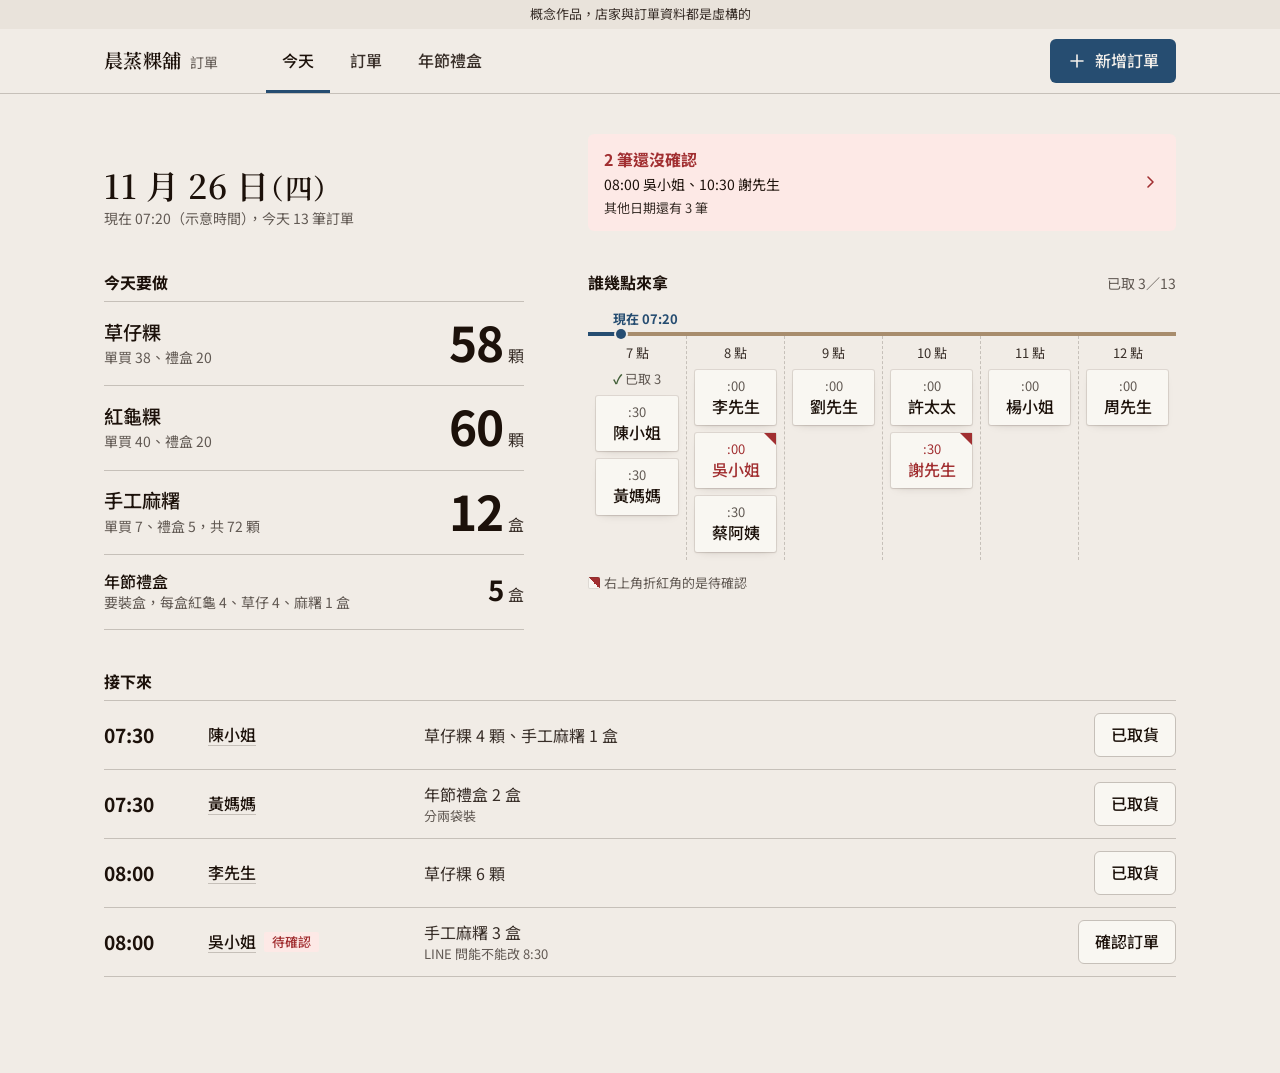
<file: assets/samples/chenzheng-admin/index.html>
<!doctype html>
<html lang="zh-Hant-TW">
<head>
<meta charset="utf-8">
<meta name="viewport" content="width=device-width, initial-scale=1, viewport-fit=cover">
<title>今天｜晨蒸粿舖 訂單後台（概念作品）</title>
<meta name="description" content="虛構粿店「晨蒸粿舖」的訂單後台原型：今天每種粿要做多少、誰幾點來拿、哪幾筆還沒確認。概念作品，店家與訂單資料都是虛構的。">
<meta name="robots" content="noindex">
<meta name="theme-color" content="#efe9e1">
<link rel="preconnect" href="https://fonts.googleapis.com">
<link rel="preconnect" href="https://fonts.gstatic.com" crossorigin>
<link rel="stylesheet" href="https://fonts.googleapis.com/css2?family=Noto+Sans+TC:wght@400;500;700&family=Noto+Serif+TC:wght@600&display=swap">
<link rel="stylesheet" href="tokens.css">
<link rel="stylesheet" href="base.css">
<link rel="stylesheet" href="app.css">
</head>
<body>
<a class="skip" href="#main">跳到主要內容</a>
<p class="notice">概念作品，店家與訂單資料都是虛構的</p>

<header class="bar">
  <div class="bar__in">
    <a class="brand" href="#today" aria-label="晨蒸粿舖 訂單後台，回到今天">
      <span class="brand__name">晨蒸粿舖</span>
      <span class="brand__role">訂單</span>
    </a>
    <nav class="tabs" aria-label="主要畫面">
      <a class="tabs__link" href="#today" data-view="today">今天</a>
      <a class="tabs__link" href="#orders" data-view="orders">訂單</a>
      <a class="tabs__link" href="#giftbox" data-view="giftbox">年節禮盒</a>
    </nav>
    <a class="btn btn--primary bar__new" href="#new" data-view="new">
      <svg class="icon" viewBox="0 0 20 20" aria-hidden="true"><path d="M10 4v12M4 10h12"/></svg>
      新增訂單
    </a>
  </div>
</header>

<main id="main" tabindex="-1">
  <noscript><p class="noscript">這個原型要開啟 JavaScript 才看得到訂單。</p></noscript>
  <div id="view" class="view"></div>
</main>

<nav class="dock" aria-label="主要畫面">
  <a class="dock__link" href="#today" data-view="today">
    <svg class="icon" viewBox="0 0 20 20" aria-hidden="true"><circle cx="10" cy="10" r="6.5"/><path d="M10 6.5V10l2.5 1.5"/></svg>
    今天
  </a>
  <a class="dock__link" href="#orders" data-view="orders">
    <svg class="icon" viewBox="0 0 20 20" aria-hidden="true"><path d="M5 3.5h10v13H5zM7.5 7h5M7.5 10h5M7.5 13h3"/></svg>
    訂單
  </a>
  <a class="dock__link" href="#giftbox" data-view="giftbox">
    <svg class="icon" viewBox="0 0 20 20" aria-hidden="true"><path d="M3.5 8h13v8.5h-13zM2.5 5.5h15V8h-15zM10 5.5v11"/></svg>
    禮盒
  </a>
  <a class="dock__link dock__link--new" href="#new" data-view="new">
    <svg class="icon" viewBox="0 0 20 20" aria-hidden="true"><path d="M10 4v12M4 10h12"/></svg>
    新增
  </a>
</nav>

<dialog class="sheet" id="sheet" aria-labelledby="sheet-title"></dialog>

<div class="testbar" id="testbar" role="group" aria-label="測試資料" hidden></div>

<div class="toast" id="toast" role="status" hidden>
  <span class="toast__text" id="toast-text"></span>
  <button class="toast__undo" id="toast-undo" type="button" hidden>復原</button>
</div>

<script src="app.js"></script>
</body>
</html>
</file>
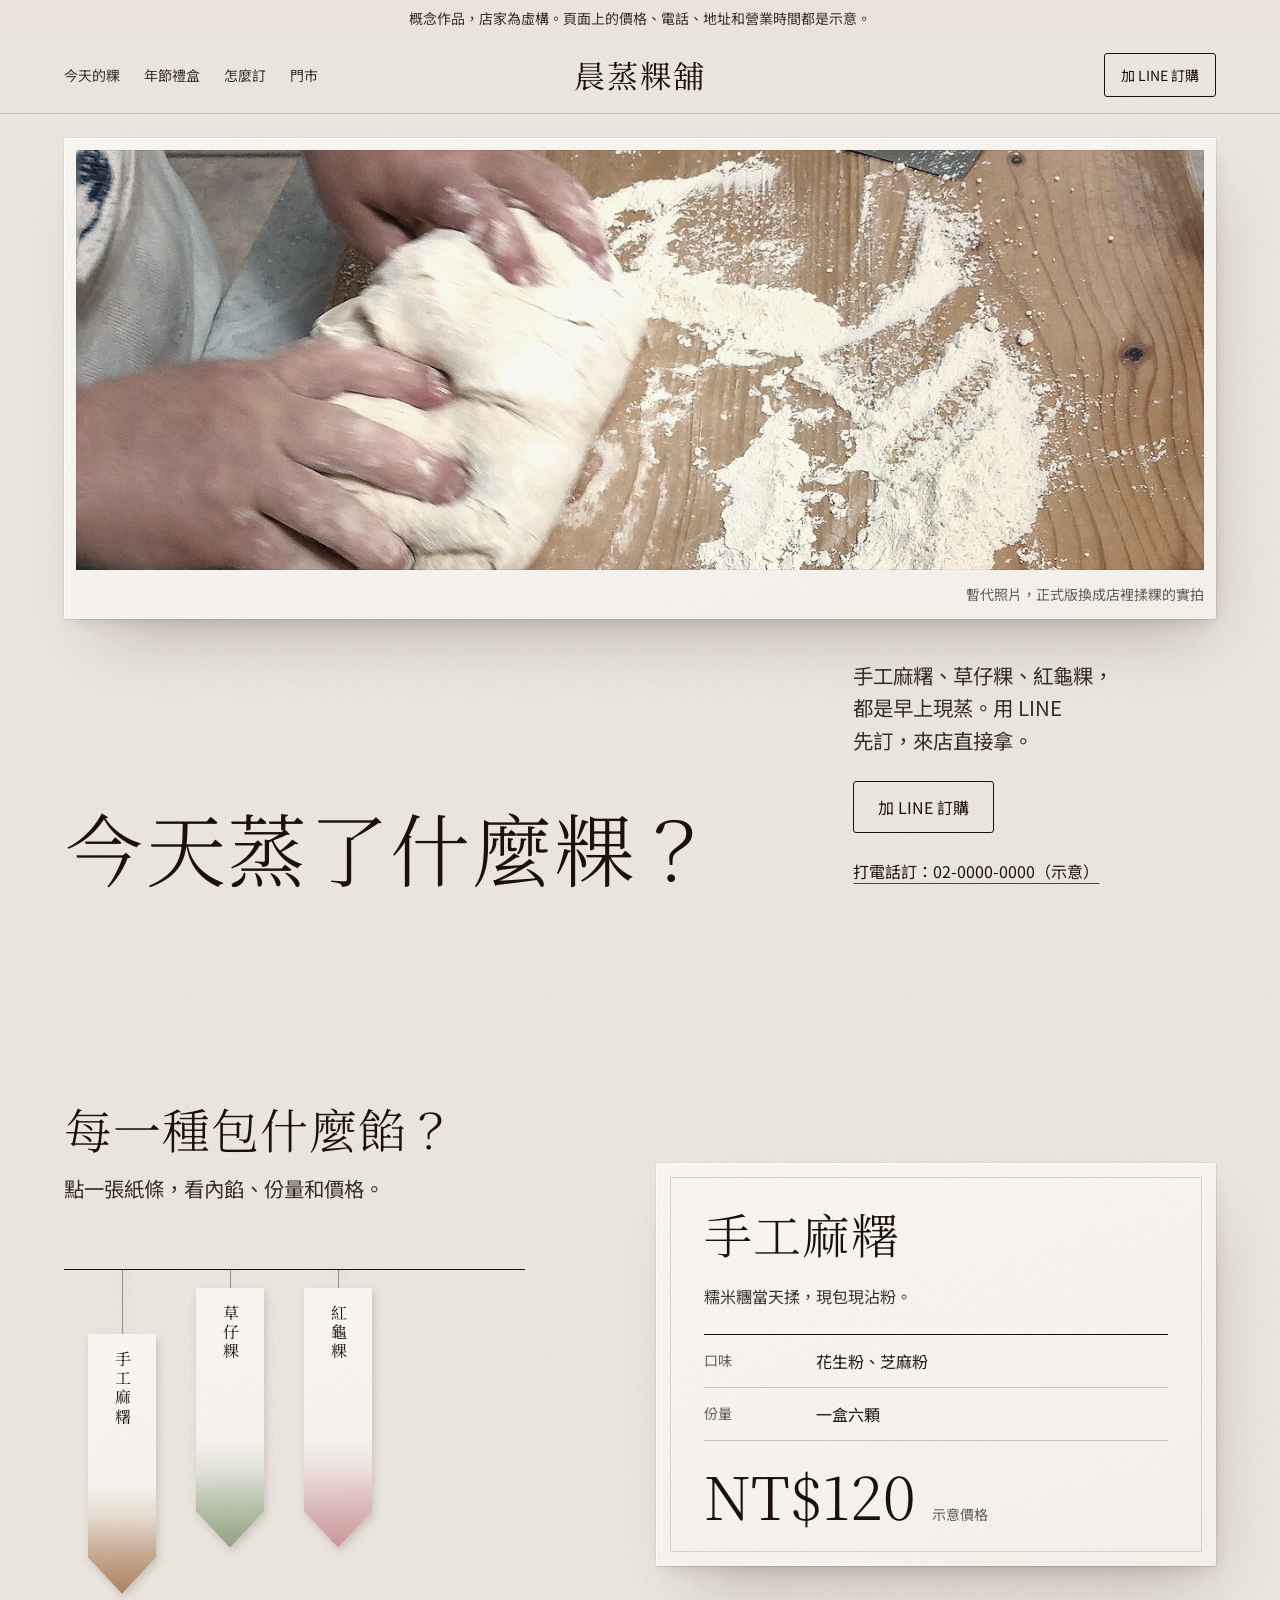
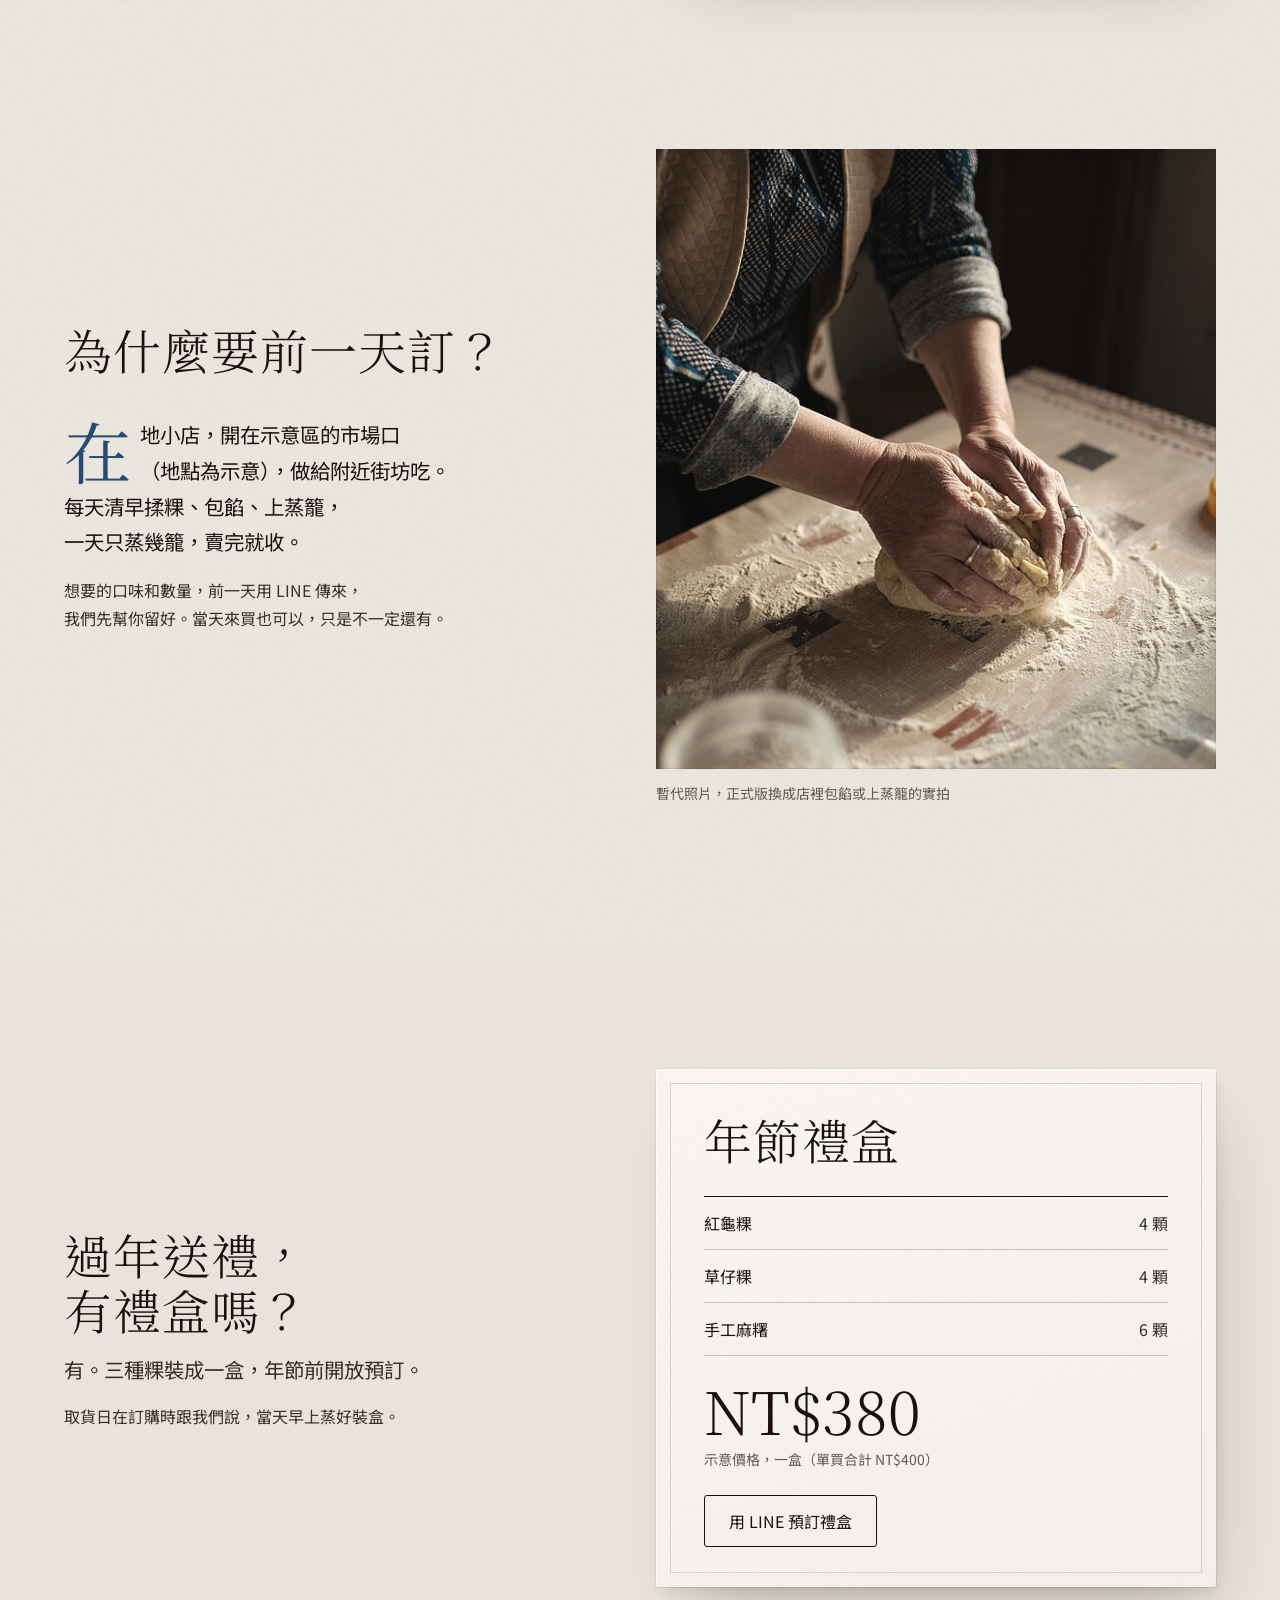
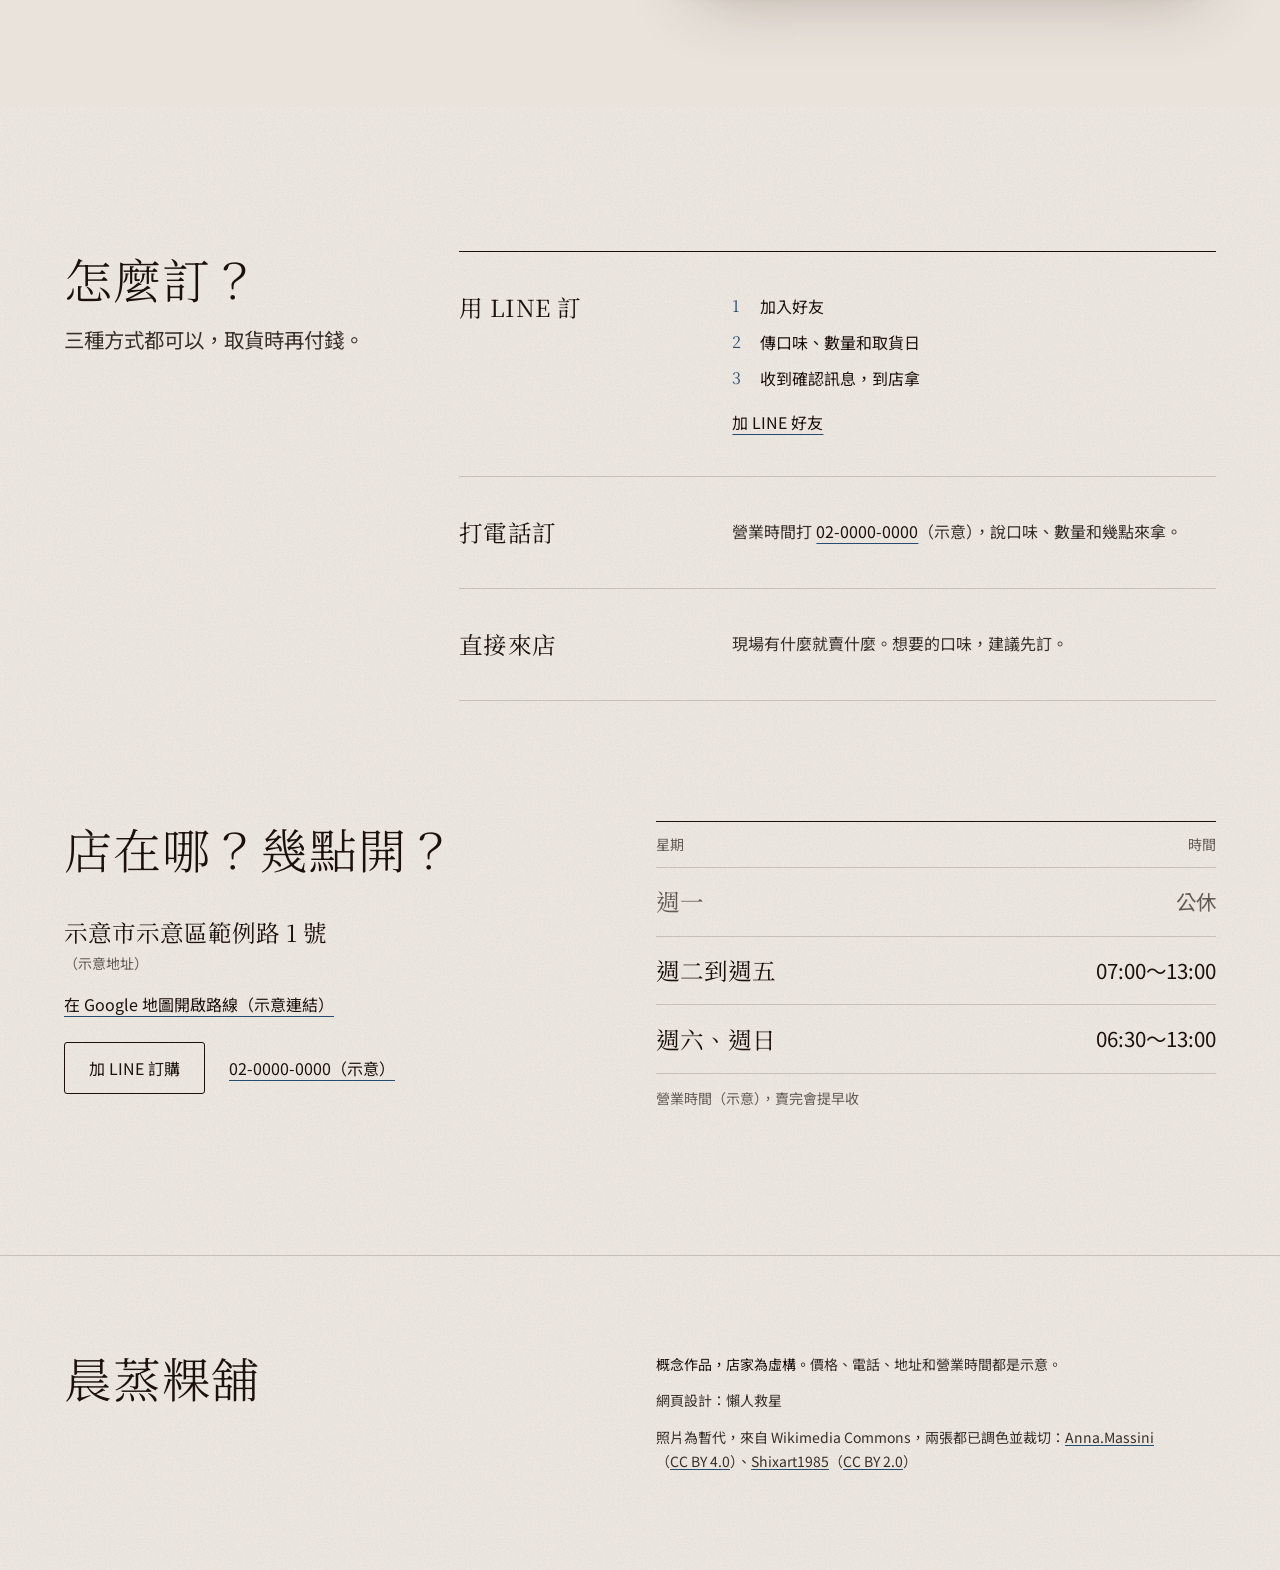
<file: assets/samples/chenzheng/index.html>
<!doctype html>
<html lang="zh-Hant-TW">
<head>
<meta charset="utf-8">
<meta name="viewport" content="width=device-width, initial-scale=1">
<title>晨蒸粿舖｜手工麻糬、草仔粿、紅龜粿（概念作品）</title>
<meta name="description" content="虛構的在地點心店一頁式網站範例：手工麻糬、草仔粿、紅龜粿與年節禮盒，用 LINE 先訂、到店取貨。價格、電話、地址皆為示意。">
<link rel="preconnect" href="https://fonts.googleapis.com">
<link rel="preconnect" href="https://fonts.gstatic.com" crossorigin>
<link href="https://fonts.googleapis.com/css2?family=Noto+Sans+TC:wght@400&family=Noto+Serif+TC:wght@300;400&display=swap" rel="stylesheet">
<link rel="stylesheet" href="tokens.css">
<link rel="stylesheet" href="base.css">
<link rel="stylesheet" href="styles.css">
<script>document.documentElement.classList.add('js');</script>
</head>
<body>
<a class="skip" href="#main">跳到主要內容</a>

<p class="notice">概念作品，店家為虛構。頁面上的價格、電話、地址和營業時間都是示意。</p>

<header class="mast">
  <div class="container mast__row">
    <nav class="mast__links" aria-label="頁面段落">
      <a href="#fillings">今天的粿</a>
      <a href="#giftbox">年節禮盒</a>
      <a href="#order">怎麼訂</a>
      <a href="#store">門市</a>
    </nav>
    <a class="mast__name" href="#main" aria-label="晨蒸粿舖，回到頁首">晨蒸粿舖</a>
    <a class="btn btn--sm mast__cta" href="#line">加 LINE 訂購</a>
  </div>
</header>

<main id="main">

  <section class="hero" aria-labelledby="hero-title">
    <div class="container">
      <figure class="hero__print stock">
        <div class="photo photo--hero" data-slot="hero" data-alt="店裡清早揉粿糰或包餡的手，橫式，2400px 寬以上">
          <img src="img/kneading-1280.jpg" srcset="img/kneading-960.jpg 960w, img/kneading-1280.jpg 1280w, img/kneading-1920.jpg 1920w" sizes="(min-width: 90rem) 1312px, 92vw" width="1920" height="1662" alt="撒了麵粉的木板上，一雙手正在揉一團白色麵糰" style="object-position: 40% 38%" fetchpriority="high">
        </div>
        <figcaption class="pencil">暫代照片，正式版換成店裡揉粿的實拍</figcaption>
      </figure>
      <div class="hero__base">
        <h1 id="hero-title">今天蒸了<wbr>什麼粿？</h1>
        <div class="hero__say">
          <p class="lead">手工麻糬、草仔粿、紅龜粿，都是早上現蒸。用 LINE 先訂，來店直接拿。</p>
          <div class="actions">
            <a class="btn" href="#line">加 LINE 訂購</a>
            <a class="link" href="tel:0200000000">打電話訂：02-0000-0000（示意）</a>
          </div>
        </div>
      </div>
    </div>
  </section>

  <section id="fillings" class="fillings" aria-labelledby="fillings-title">
    <div class="container fillings__grid">
      <div class="fillings__head">
        <h2 id="fillings-title">每一種包什麼餡？</h2>
        <p class="lead">點一張紙條，看內餡、份量和價格。</p>
      </div>

      <div class="strips" role="tablist" aria-label="選一種粿">
        <button class="strip" type="button" role="tab" id="tab-mochi" aria-controls="panel-mochi" aria-selected="true" style="--stain: var(--stain-3)"><span>手工麻糬</span></button>
        <button class="strip" type="button" role="tab" id="tab-caozai" aria-controls="panel-caozai" aria-selected="false" tabindex="-1" style="--stain: var(--stain-2)"><span>草仔粿</span></button>
        <button class="strip" type="button" role="tab" id="tab-redturtle" aria-controls="panel-redturtle" aria-selected="false" tabindex="-1" style="--stain: var(--stain-1)"><span>紅龜粿</span></button>
      </div>

      <div class="labels">
        <article class="label stock" role="tabpanel" tabindex="0" id="panel-mochi" aria-labelledby="tab-mochi">
          <h3>手工麻糬</h3>
          <p>糯米糰當天揉，現包現沾粉。</p>
          <dl class="facts">
            <div><dt>口味</dt><dd>花生粉、芝麻粉</dd></div>
            <div><dt>份量</dt><dd>一盒六顆</dd></div>
          </dl>
          <p class="price"><span class="price__num">NT$120</span><small>示意價格</small></p>
        </article>
        <article class="label stock" role="tabpanel" tabindex="0" id="panel-caozai" aria-labelledby="tab-caozai">
          <h3>草仔粿</h3>
          <p>外皮揉進艾草，墊一片葉子下去蒸。</p>
          <dl class="facts">
            <div><dt>口味</dt><dd>菜脯、蘿蔔絲（鹹的）</dd></div>
            <div><dt>份量</dt><dd>一顆</dd></div>
          </dl>
          <p class="price"><span class="price__num">NT$35</span><small>示意價格</small></p>
        </article>
        <article class="label stock" role="tabpanel" tabindex="0" id="panel-redturtle" aria-labelledby="tab-redturtle">
          <h3>紅龜粿</h3>
          <p>用木頭粿模壓出龜殼紋，拜拜、滿月都用得到。</p>
          <dl class="facts">
            <div><dt>口味</dt><dd>紅豆沙（甜的）</dd></div>
            <div><dt>份量</dt><dd>一顆</dd></div>
          </dl>
          <p class="price"><span class="price__num">NT$35</span><small>示意價格</small></p>
        </article>
      </div>
    </div>
  </section>

  <section class="batch" aria-labelledby="batch-title">
    <div class="container batch__grid">
      <div class="batch__text">
        <h2 id="batch-title">為什麼要前一天訂？</h2>
        <p class="dropcap">在地小店，開在示意區的市場口（地點為示意），做給附近街坊吃。每天清早揉粿、包餡、上蒸籠，一天只蒸幾籠，賣完就收。</p>
        <p>想要的口味和數量，前一天用 LINE 傳來，我們先幫你留好。當天來買也可以，只是不一定還有。</p>
      </div>
      <figure class="batch__figure">
        <div class="photo photo--batch" data-slot="hands" data-alt="包餡或把粿放進蒸籠的手，直式 4:5">
          <img src="img/baker-hands-1280.jpg" srcset="img/baker-hands-960.jpg 960w, img/baker-hands-1280.jpg 1280w, img/baker-hands-1920.jpg 1920w" sizes="(min-width: 60rem) 45vw, 92vw" width="1920" height="1282" alt="桌上撒著麵粉，雙手把麵糰往下壓" style="object-position: 56% 60%" loading="lazy">
        </div>
        <figcaption class="pencil">暫代照片，正式版換成店裡包餡或上蒸籠的實拍</figcaption>
      </figure>
    </div>
  </section>

  <section id="giftbox" class="giftbox" aria-labelledby="giftbox-title">
    <div class="container giftbox__grid">
      <div class="giftbox__text">
        <h2 id="giftbox-title">過年送禮，有禮盒嗎？</h2>
        <p class="lead">有。三種粿裝成一盒，年節前開放預訂。</p>
        <p>取貨日在訂購時跟我們說，當天早上蒸好裝盒。</p>
      </div>
      <article class="offer stock" aria-labelledby="offer-title">
        <h3 id="offer-title">年節禮盒</h3>
        <ul class="offer__list">
          <li><span>紅龜粿</span><span class="num">4 顆</span></li>
          <li><span>草仔粿</span><span class="num">4 顆</span></li>
          <li><span>手工麻糬</span><span class="num">6 顆</span></li>
        </ul>
        <p class="price"><span class="price__num">NT$380</span><small>示意價格，一盒（單買合計 NT$400）</small></p>
        <a class="btn" href="#line">用 LINE 預訂禮盒</a>
      </article>
    </div>
  </section>

  <section id="order" class="order" aria-labelledby="order-title">
    <div class="container order__grid">
      <div class="order__head">
        <h2 id="order-title">怎麼訂？</h2>
        <p class="lead">三種方式都可以，取貨時再付錢。</p>
      </div>
      <div class="ways">
        <div class="way">
          <h3>用 LINE 訂</h3>
          <ol>
            <li>加入好友</li>
            <li>傳口味、數量和取貨日</li>
            <li>收到確認訊息，到店拿</li>
          </ol>
          <a class="link" href="#line">加 LINE 好友</a>
        </div>
        <div class="way">
          <h3>打電話訂</h3>
          <p>營業時間打 <a class="link" href="tel:0200000000">02-0000-0000</a>（示意），說口味、數量和幾點來拿。</p>
        </div>
        <div class="way">
          <h3>直接來店</h3>
          <p>現場有什麼就賣什麼。想要的口味，建議先訂。</p>
        </div>
      </div>
    </div>
  </section>

  <section id="store" class="store" aria-labelledby="store-title">
    <div class="container store__grid">
      <div class="store__text">
        <h2 id="store-title">店在哪？幾點開？</h2>
        <p class="store__addr">示意市示意區範例路 1 號<small>（示意地址）</small></p>
        <p><a class="link" href="#map">在 Google 地圖開啟路線（示意連結）</a></p>
        <div class="actions">
          <a class="btn" href="#line">加 LINE 訂購</a>
          <a class="link" href="tel:0200000000">02-0000-0000（示意）</a>
        </div>
      </div>
      <table class="hours">
        <caption>營業時間（示意），賣完會提早收</caption>
        <thead><tr><th scope="col">星期</th><th scope="col">時間</th></tr></thead>
        <tbody>
          <tr class="is-closed"><th scope="row">週一</th><td>公休</td></tr>
          <tr><th scope="row">週二到週五</th><td class="num">07:00～13:00</td></tr>
          <tr><th scope="row">週六、週日</th><td class="num">06:30～13:00</td></tr>
        </tbody>
      </table>
    </div>
  </section>

</main>

<footer class="colophon">
  <div class="container colophon__grid">
    <p class="colophon__name">晨蒸粿舖</p>
    <div class="colophon__text">
      <p><strong>概念作品，店家為虛構。</strong>價格、電話、地址和營業時間都是示意。</p>
      <p>網頁設計：懶人救星</p>
      <p data-credits>照片為暫代，來自 Wikimedia Commons，兩張都已調色並裁切：<a href="https://commons.wikimedia.org/wiki/File:Kneading_bread_by_hand.jpg">Anna.Massini</a>（<a href="https://creativecommons.org/licenses/by/4.0/">CC BY 4.0</a>）、<a href="https://commons.wikimedia.org/wiki/File:Baker_woman%27s_hands_kneading_bread_dough.jpg">Shixart1985</a>（<a href="https://creativecommons.org/licenses/by/2.0/">CC BY 2.0</a>）</p>
    </div>
  </div>
</footer>

<script>
document.querySelectorAll('[role="tablist"]').forEach((list) => {
  const tabs = [...list.querySelectorAll('[role="tab"]')];
  const show = (tab, focus) => {
    tabs.forEach((t) => {
      const on = t === tab;
      t.setAttribute('aria-selected', on);
      t.tabIndex = on ? 0 : -1;
      document.getElementById(t.getAttribute('aria-controls')).hidden = !on;
    });
    if (focus) tab.focus();
  };
  show(tabs.find((t) => t.getAttribute('aria-selected') === 'true') || tabs[0], false);
  tabs.forEach((tab, i) => {
    tab.addEventListener('click', () => show(tab, false));
    tab.addEventListener('keydown', (e) => {
      const step = { ArrowRight: 1, ArrowDown: 1, ArrowLeft: -1, ArrowUp: -1 }[e.key];
      if (step) { e.preventDefault(); show(tabs[(i + step + tabs.length) % tabs.length], true); }
      if (e.key === 'Home') { e.preventDefault(); show(tabs[0], true); }
      if (e.key === 'End') { e.preventDefault(); show(tabs[tabs.length - 1], true); }
    });
  });
});
</script>
<script>window.hallmarkSlots = (m) => { for (const [k, v] of Object.entries(m)) { const s = document.querySelector(`[data-slot="${k}"]`); if (!s) continue; const im = new Image(); im.src = typeof v === 'string' ? v : v.src; im.alt = (typeof v === 'object' && v.alt) || s.dataset.alt || ''; s.querySelectorAll(':scope > img').forEach((o) => o.remove()); s.prepend(im); } };
document.querySelectorAll('[data-slot] img').forEach((i) => { if (i.complete && !i.naturalWidth) i.remove(); else i.addEventListener('error', () => i.remove(), { once: true }); });</script>
</body>
</html>
</file>
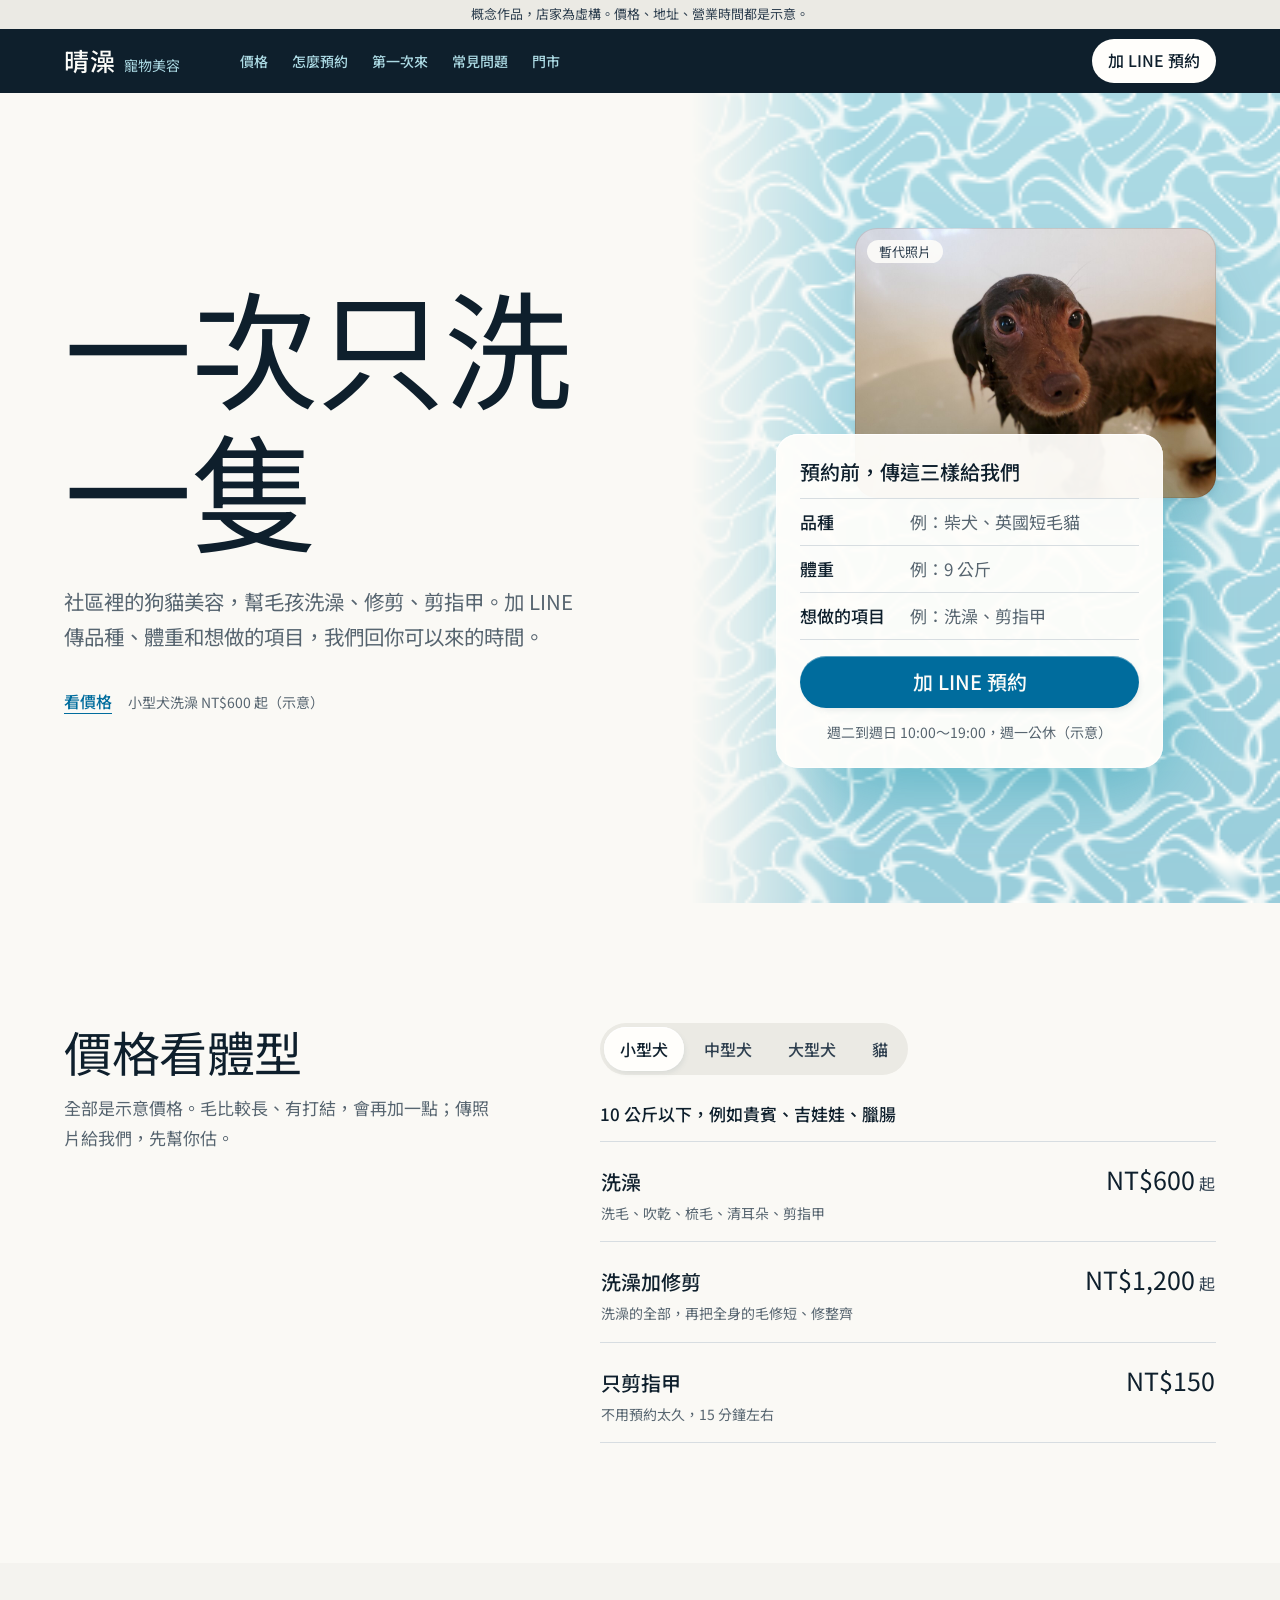
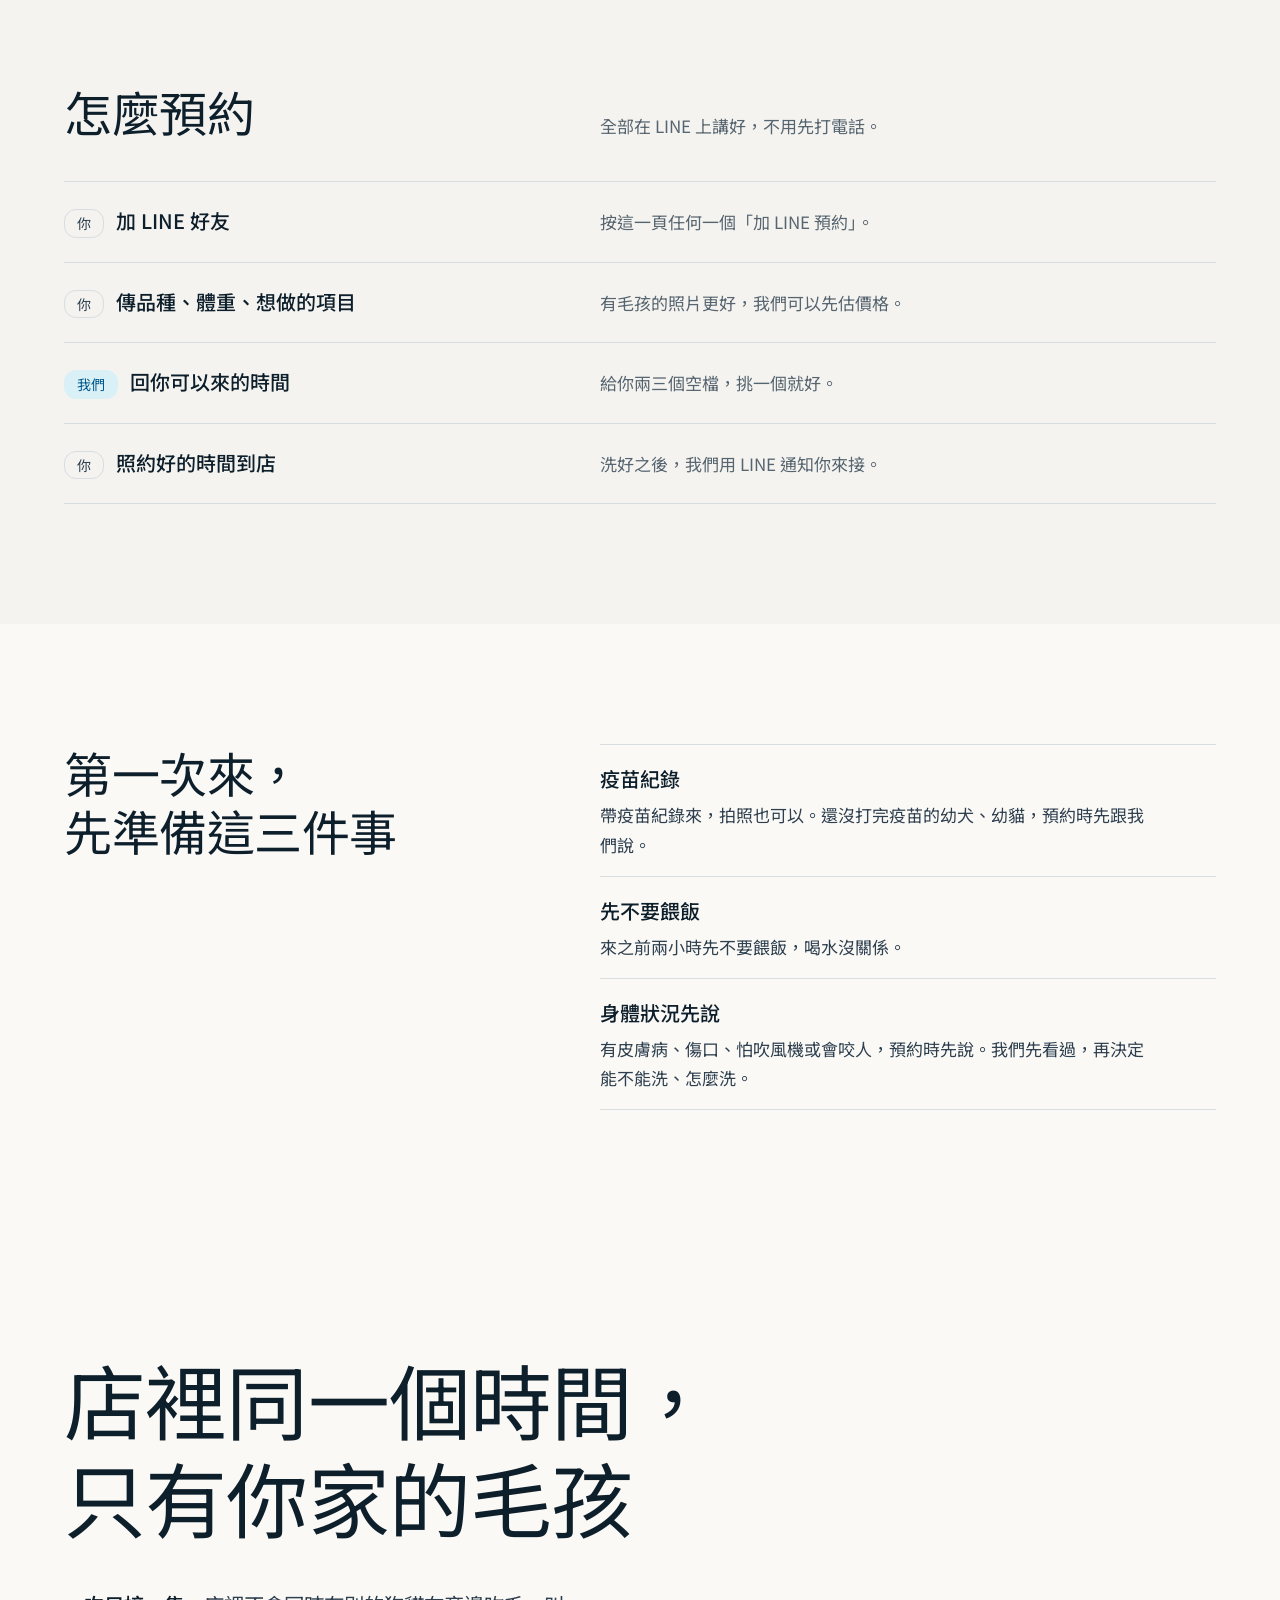
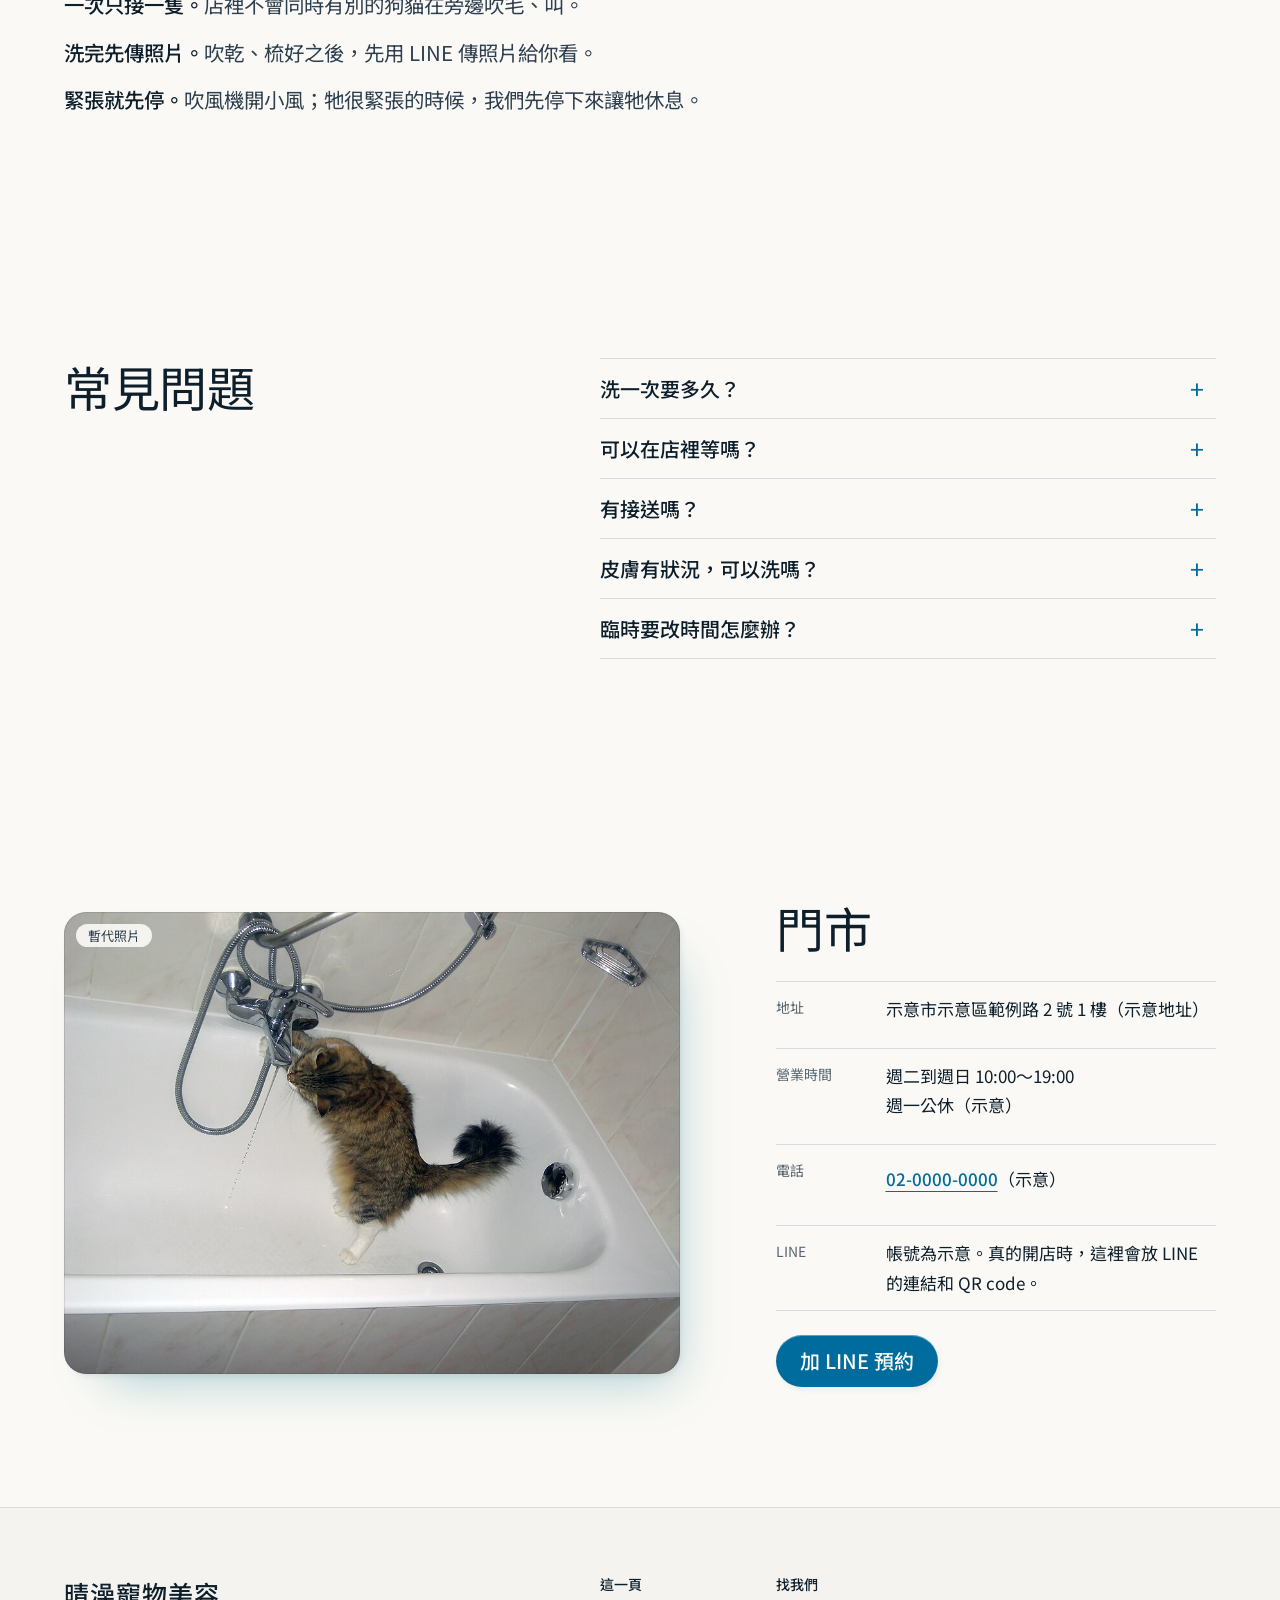
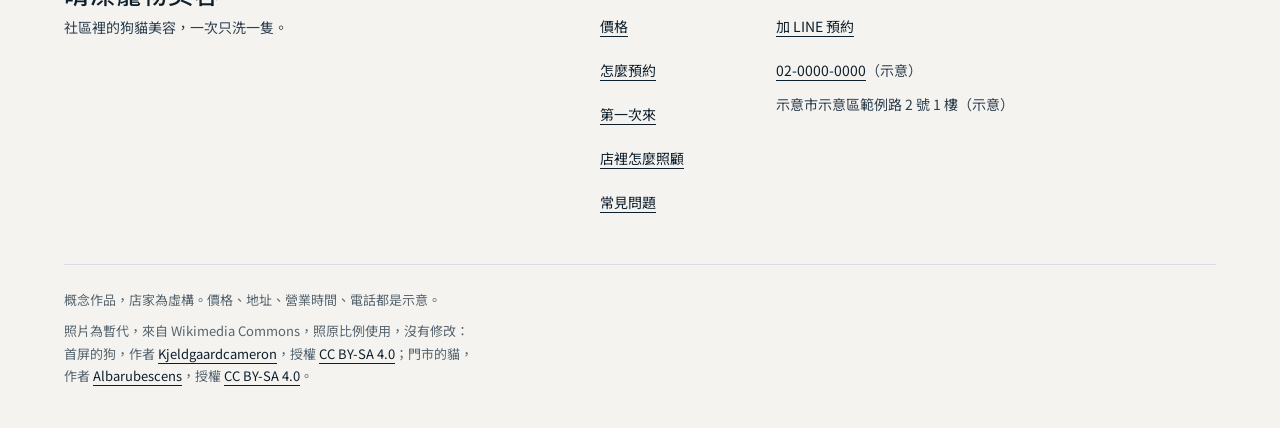
<file: assets/samples/qingzao-pet/index.html>
<!doctype html>
<html lang="zh-Hant-TW">
<head>
<meta charset="utf-8">
<meta name="viewport" content="width=device-width, initial-scale=1">
<title>晴澡寵物美容｜狗貓洗澡、修剪、剪指甲，加 LINE 預約（概念作品）</title>
<meta name="description" content="社區裡的狗貓美容，一次只洗一隻。洗澡、修剪、剪指甲，加 LINE 傳品種、體重和想做的項目就能預約。概念作品，店家為虛構，價格、地址、營業時間都是示意。">
<link rel="preconnect" href="https://fonts.googleapis.com">
<link rel="preconnect" href="https://fonts.gstatic.com" crossorigin>
<link rel="stylesheet" href="https://fonts.googleapis.com/css2?family=Noto+Sans+TC:wght@400;500;700&display=swap">
<link rel="stylesheet" href="tokens.css">
<link rel="stylesheet" href="base.css">
<link rel="stylesheet" href="styles.css">
</head>
<body>
<a class="skip" href="#main">跳到主要內容</a>
<p class="notice">概念作品，店家為虛構。價格、地址、營業時間都是示意。</p>

<header class="slab">
  <div class="container slab__in">
    <a class="brand" href="#top"><span class="brand__name">晴澡</span><span class="brand__kind">寵物美容</span></a>
    <nav class="slab__nav" aria-label="頁面導覽">
      <a href="#price">價格</a>
      <a href="#how">怎麼預約</a>
      <a href="#first">第一次來</a>
      <a href="#faq">常見問題</a>
      <a href="#store">門市</a>
    </nav>
    <a class="pill pill--light slab__line" href="#line">加 LINE 預約</a>
  </div>
</header>

<main id="main">
  <!-- 首屏：左邊是話，右邊是水光、洗澡的照片和預約單 -->
  <section class="hero" id="top" aria-labelledby="hero-title">
    <div class="container hero__grid">
      <div class="hero__text">
        <h1 id="hero-title">一次只洗<wbr>一隻</h1>
        <p class="lead">社區裡的狗貓美容，幫毛孩洗澡、修剪、<span class="nowrap">剪指甲</span>。<span class="nowrap">加 LINE</span> 傳品種、體重和<span class="nowrap">想做的項目</span>，我們回你可以來的時間。</p>
        <p class="hero__more"><a class="textlink" href="#price">看價格</a><span class="hero__from">小型犬洗澡 <span class="num">NT$600</span> 起（示意）</span></p>
      </div>

      <div class="hero__pool">
        <canvas class="light" id="light" aria-hidden="true"></canvas>
        <figure class="hero__photo">
          <img src="img/bath-dog-1280.jpg"
               srcset="img/bath-dog-960.jpg 960w, img/bath-dog-1280.jpg 1280w"
               sizes="(min-width: 60rem) 400px, 90vw" width="1280" height="960"
               alt="白色浴缸裡，一隻全身濕透的咖啡色小狗看著鏡頭" fetchpriority="high">
          <figcaption class="photo-note">暫代照片</figcaption>
        </figure>
        <aside class="ticket" aria-labelledby="ticket-title">
          <h2 class="ticket__title" id="ticket-title">預約前，傳這三樣給我們</h2>
          <dl class="ticket__rows">
            <div class="ticket__row"><dt>品種</dt><dd>例：<span class="nowrap">柴犬</span>、<span class="nowrap">英國短毛貓</span></dd></div>
            <div class="ticket__row"><dt>體重</dt><dd>例：<span class="num">9</span> 公斤</dd></div>
            <div class="ticket__row"><dt>想做的項目</dt><dd>例：<span class="nowrap">洗澡</span>、<span class="nowrap">剪指甲</span></dd></div>
          </dl>
          <a class="pill pill--accent ticket__go" href="#line">加 LINE 預約</a>
          <p class="ticket__foot">週二到週日 <span class="num">10:00～19:00</span>，週一公休（示意）</p>
        </aside>
      </div>
    </div>
  </section>

  <!-- 價格：選體型，看三種服務的價格 -->
  <section class="section price" id="price" aria-labelledby="price-title">
    <div class="container price__grid">
      <header class="section__head">
        <h2 id="price-title">價格看體型</h2>
        <p class="section__lead">全部是示意價格。毛比較長、有打結，會再加一點；傳照片給我們，先幫你估。</p>
      </header>

      <div class="sizes">
        <div class="sizes__tabs" role="tablist" aria-label="選毛孩的體型">
          <button class="sizes__tab" role="tab" id="tab-s" aria-controls="panel-s" aria-selected="true" type="button">小型犬</button>
          <button class="sizes__tab" role="tab" id="tab-m" aria-controls="panel-m" aria-selected="false" tabindex="-1" type="button">中型犬</button>
          <button class="sizes__tab" role="tab" id="tab-l" aria-controls="panel-l" aria-selected="false" tabindex="-1" type="button">大型犬</button>
          <button class="sizes__tab" role="tab" id="tab-c" aria-controls="panel-c" aria-selected="false" tabindex="-1" type="button">貓</button>
        </div>

        <div class="sizes__panel" role="tabpanel" id="panel-s" aria-labelledby="tab-s" tabindex="0">
          <p class="sizes__who"><span class="num">10</span> 公斤以下，例如貴賓、吉娃娃、臘腸</p>
          <table class="menu">
            <caption class="visually-hidden">小型犬的示意價格</caption>
            <tbody>
              <tr><th scope="row"><span class="menu__name">洗澡</span><span class="menu__what">洗毛、吹乾、梳毛、清耳朵、剪指甲</span></th><td class="menu__price"><span class="num">NT$600</span> 起</td></tr>
              <tr><th scope="row"><span class="menu__name">洗澡加修剪</span><span class="menu__what">洗澡的全部，再把全身的毛修短、修整齊</span></th><td class="menu__price"><span class="num">NT$1,200</span> 起</td></tr>
              <tr><th scope="row"><span class="menu__name">只剪指甲</span><span class="menu__what">不用預約太久，<span class="num">15</span> 分鐘左右</span></th><td class="menu__price"><span class="num">NT$150</span></td></tr>
            </tbody>
          </table>
        </div>

        <div class="sizes__panel" role="tabpanel" id="panel-m" aria-labelledby="tab-m" tabindex="0">
          <p class="sizes__who"><span class="num">10～25</span> 公斤，例如柴犬、米克斯、柯基</p>
          <table class="menu">
            <caption class="visually-hidden">中型犬的示意價格</caption>
            <tbody>
              <tr><th scope="row"><span class="menu__name">洗澡</span><span class="menu__what">洗毛、吹乾、梳毛、清耳朵、剪指甲</span></th><td class="menu__price"><span class="num">NT$900</span> 起</td></tr>
              <tr><th scope="row"><span class="menu__name">洗澡加修剪</span><span class="menu__what">洗澡的全部，再把全身的毛修短、修整齊</span></th><td class="menu__price"><span class="num">NT$1,600</span> 起</td></tr>
              <tr><th scope="row"><span class="menu__name">只剪指甲</span><span class="menu__what">不用預約太久，<span class="num">15</span> 分鐘左右</span></th><td class="menu__price"><span class="num">NT$200</span></td></tr>
            </tbody>
          </table>
        </div>

        <div class="sizes__panel" role="tabpanel" id="panel-l" aria-labelledby="tab-l" tabindex="0">
          <p class="sizes__who"><span class="num">25</span> 公斤以上，例如黃金獵犬、哈士奇</p>
          <table class="menu">
            <caption class="visually-hidden">大型犬的示意價格</caption>
            <tbody>
              <tr><th scope="row"><span class="menu__name">洗澡</span><span class="menu__what">洗毛、吹乾、梳毛、清耳朵、剪指甲</span></th><td class="menu__price"><span class="num">NT$1,300</span> 起</td></tr>
              <tr><th scope="row"><span class="menu__name">洗澡加修剪</span><span class="menu__what">洗澡的全部，再把全身的毛修短、修整齊</span></th><td class="menu__price"><span class="num">NT$2,200</span> 起</td></tr>
              <tr><th scope="row"><span class="menu__name">只剪指甲</span><span class="menu__what">不用預約太久，<span class="num">15</span> 分鐘左右</span></th><td class="menu__price"><span class="num">NT$250</span></td></tr>
            </tbody>
          </table>
        </div>

        <div class="sizes__panel" role="tabpanel" id="panel-c" aria-labelledby="tab-c" tabindex="0">
          <p class="sizes__who">不分體型，長毛貓的修剪會再加一點</p>
          <table class="menu">
            <caption class="visually-hidden">貓的示意價格</caption>
            <tbody>
              <tr><th scope="row"><span class="menu__name">洗澡</span><span class="menu__what">洗毛、吹乾、梳毛、清耳朵、剪指甲</span></th><td class="menu__price"><span class="num">NT$1,000</span> 起</td></tr>
              <tr><th scope="row"><span class="menu__name">洗澡加修剪</span><span class="menu__what">洗澡的全部，再把全身的毛修短、修整齊</span></th><td class="menu__price"><span class="num">NT$1,800</span> 起</td></tr>
              <tr><th scope="row"><span class="menu__name">只剪指甲</span><span class="menu__what">不用預約太久，<span class="num">15</span> 分鐘左右</span></th><td class="menu__price"><span class="num">NT$200</span></td></tr>
            </tbody>
          </table>
        </div>
      </div>
    </div>
  </section>

  <!-- 預約流程：一列一件事，左邊寫是誰要做 -->
  <section class="section how" id="how" aria-labelledby="how-title">
    <div class="container">
      <header class="section__head section__head--row">
        <h2 id="how-title">怎麼預約</h2>
        <p class="section__lead">全部在 LINE 上講好，不用先打電話。</p>
      </header>
      <ol class="lanes">
        <li class="lane"><div class="lane__lead"><span class="lane__who">你</span><h3 class="lane__what">加 LINE 好友</h3></div><p class="lane__more">按這一頁任何一個「加 LINE 預約」。</p></li>
        <li class="lane"><div class="lane__lead"><span class="lane__who">你</span><h3 class="lane__what">傳品種、體重、想做的項目</h3></div><p class="lane__more">有毛孩的照片更好，我們可以先估價格。</p></li>
        <li class="lane lane--us"><div class="lane__lead"><span class="lane__who">我們</span><h3 class="lane__what">回你可以來的時間</h3></div><p class="lane__more">給你兩三個空檔，挑一個就好。</p></li>
        <li class="lane"><div class="lane__lead"><span class="lane__who">你</span><h3 class="lane__what">照約好的時間到店</h3></div><p class="lane__more">洗好之後，我們用 LINE 通知你來接。</p></li>
      </ol>
    </div>
  </section>

  <!-- 第一次來：左邊一句話，右邊三件事 -->
  <section class="section first" id="first" aria-labelledby="first-title">
    <div class="container split">
      <header class="section__head">
        <h2 id="first-title">第一次來，先準備這三件事</h2>
      </header>
      <dl class="prep">
        <div class="prep__item"><dt>疫苗紀錄</dt><dd>帶疫苗紀錄來，拍照也可以。還沒打完疫苗的幼犬、幼貓，預約時先跟我們說。</dd></div>
        <div class="prep__item"><dt>先不要餵飯</dt><dd>來之前兩小時先不要餵飯，喝水沒關係。</dd></div>
        <div class="prep__item"><dt>身體狀況先說</dt><dd>有皮膚病、傷口、怕吹風機或會咬人，預約時先說。我們先看過，再決定能不能洗、怎麼洗。</dd></div>
      </dl>
    </div>
  </section>

  <!-- 店裡怎麼照顧：一句大字，下面三小段 -->
  <section class="section care" id="care" aria-labelledby="care-title">
    <div class="container">
      <h2 class="care__statement" id="care-title"><span>店裡同一個時間，</span><span>只有你家的毛孩</span></h2>
      <div class="care__prose">
        <p><b>一次只接一隻。</b>店裡不會同時有別的狗貓在旁邊吹毛、叫。</p>
        <p><b>洗完先傳照片。</b>吹乾、梳好之後，先用 LINE 傳照片給你看。</p>
        <p><b>緊張就先停。</b>吹風機開小風；牠很緊張的時候，我們先停下來讓牠休息。</p>
      </div>
    </div>
  </section>

  <!-- 常見問題 -->
  <section class="section faq" id="faq" aria-labelledby="faq-title">
    <div class="container faq__in">
      <h2 id="faq-title">常見問題</h2>
      <details class="qa">
        <summary>洗一次要多久？</summary>
        <p>小型犬洗澡大約一個半小時；大型犬或要修剪的，會到三小時左右（示意）。洗好會用 LINE 通知你。</p>
      </details>
      <details class="qa">
        <summary>可以在店裡等嗎？</summary>
        <p>可以，門口有椅子。不過毛孩看到你，常常會一直想跑過來，在外面等會比較好洗。</p>
      </details>
      <details class="qa">
        <summary>有接送嗎？</summary>
        <p>沒有，要請你帶來、帶回去。</p>
      </details>
      <details class="qa">
        <summary>皮膚有狀況，可以洗嗎？</summary>
        <p>預約時先傳照片給我們看。如果需要先看醫生，我們會請你先帶去獸醫院，看完再來洗。</p>
      </details>
      <details class="qa">
        <summary>臨時要改時間怎麼辦？</summary>
        <p>傳 LINE 說一聲就好，越早說，越容易找到別的時間。</p>
      </details>
    </div>
  </section>

  <!-- 門市：最後一張照片，旁邊是地址、時間和 LINE -->
  <section class="section store" id="store" aria-labelledby="store-title">
    <div class="container store__grid">
      <figure class="store__photo">
        <img src="img/bath-cat-1280.jpg"
             srcset="img/bath-cat-960.jpg 960w, img/bath-cat-1280.jpg 1280w"
             sizes="(min-width: 60rem) 720px, 92vw" width="1280" height="960" loading="lazy"
             alt="白色浴缸裡，一隻虎斑貓湊到水龍頭下喝水">
        <figcaption class="photo-note">暫代照片</figcaption>
      </figure>
      <div class="store__info">
        <h2 id="store-title">門市</h2>
        <dl class="facts">
          <div><dt>地址</dt><dd>示意市示意區範例路 <span class="num">2</span> 號 <span class="num">1</span> 樓（示意地址）</dd></div>
          <div><dt>營業時間</dt><dd>週二到週日 <span class="num">10:00～19:00</span><br>週一公休（示意）</dd></div>
          <div><dt>電話</dt><dd><a class="tel" href="tel:0200000000"><span class="num">02-0000-0000</span></a>（示意）</dd></div>
          <div id="line"><dt>LINE</dt><dd>帳號為示意。真的開店時，這裡會放 LINE 的連結和 QR code。</dd></div>
        </dl>
        <a class="pill pill--accent store__go" href="#line">加 LINE 預約</a>
      </div>
    </div>
  </section>
</main>

<footer class="footer">
  <div class="container footer__grid">
    <div class="footer__brand">
      <p class="footer__name">晴澡寵物美容</p>
      <p>社區裡的狗貓美容，一次只洗一隻。</p>
    </div>
    <nav class="footer__col" aria-label="頁尾導覽">
      <p class="footer__head">這一頁</p>
      <ul>
        <li><a href="#price">價格</a></li>
        <li><a href="#how">怎麼預約</a></li>
        <li><a href="#first">第一次來</a></li>
        <li><a href="#care">店裡怎麼照顧</a></li>
        <li><a href="#faq">常見問題</a></li>
      </ul>
    </nav>
    <div class="footer__col">
      <p class="footer__head">找我們</p>
      <ul>
        <li><a href="#line">加 LINE 預約</a></li>
        <li><a href="tel:0200000000"><span class="num">02-0000-0000</span></a>（示意）</li>
        <li>示意市示意區範例路 <span class="num">2</span> 號 <span class="num">1</span> 樓（示意）</li>
      </ul>
    </div>
    <div class="footer__legal">
      <p>概念作品，店家為虛構。價格、地址、營業時間、電話都是示意。</p>
      <p data-credits>照片為暫代，來自 Wikimedia Commons，照原比例使用，沒有修改：首屏的狗，<span class="nowrap">作者 <a href="https://commons.wikimedia.org/wiki/File:Cute_bath_dog.jpg">Kjeldgaardcameron</a></span>，<span class="nowrap">授權 <a href="https://creativecommons.org/licenses/by-sa/4.0/">CC BY-SA 4.0</a></span>；門市的貓，<span class="nowrap">作者 <a href="https://commons.wikimedia.org/wiki/File:As_our_cat_uses_the_bathtub,_a_hotel_in_Paris.jpg">Albarubescens</a></span>，<span class="nowrap">授權 <a href="https://creativecommons.org/licenses/by-sa/4.0/">CC BY-SA 4.0</a></span>。</p>
    </div>
  </div>
</footer>

<script src="light.js"></script>
<script>
  // 價格的體型切換：沒有 JavaScript 時，四種體型全部攤開
  (() => {
    const tabs = [...document.querySelectorAll('.sizes__tab')];
    if (!tabs.length) return;
    const panels = tabs.map((t) => document.getElementById(t.getAttribute('aria-controls')));
    document.querySelector('.sizes').classList.add('is-js');
    const select = (i, focus) => {
      tabs.forEach((t, k) => {
        const on = k === i;
        t.setAttribute('aria-selected', String(on));
        t.tabIndex = on ? 0 : -1;
        panels[k].hidden = !on;
      });
      if (focus) tabs[i].focus();
    };
    tabs.forEach((t, i) => {
      t.addEventListener('click', () => select(i, false));
      t.addEventListener('keydown', (e) => {
        const map = { ArrowRight: i + 1, ArrowLeft: i - 1, Home: 0, End: tabs.length - 1 };
        if (!(e.key in map)) return;
        e.preventDefault();
        select((map[e.key] + tabs.length) % tabs.length, true);
      });
    });
    select(0, false);
  })();
</script>
</body>
</html>
</file>
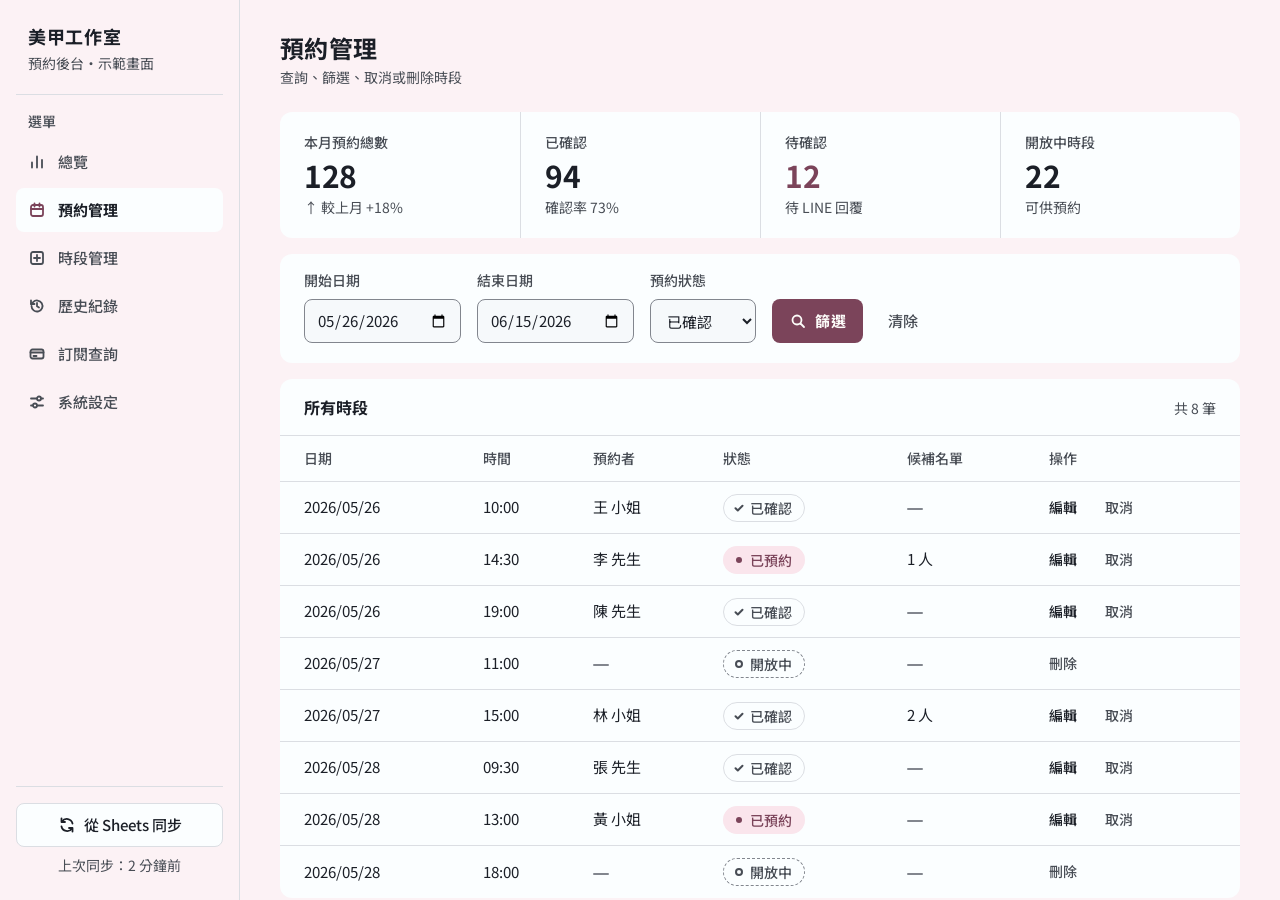
<file: assets/demo/admin-demo.html>
<!DOCTYPE html>
<html lang="zh-Hant-TW">
<head>
  <meta charset="UTF-8">
  <meta name="viewport" content="width=device-width, initial-scale=1">
  <title>美甲工作室｜預約後台示範</title>
  <meta name="description" content="作品集裡的店家預約後台示範畫面。預約資料都是示範用的。">
  <link rel="preconnect" href="https://fonts.googleapis.com">
  <link rel="preconnect" href="https://fonts.gstatic.com" crossorigin>
  <link rel="stylesheet" href="https://fonts.googleapis.com/css2?family=Noto+Sans+TC:wght@400;500;700&display=swap">
  <link rel="stylesheet" href="admin-demo.css">
</head>
<body>

  <!-- 左邊：店名、選單、同步 -->
  <aside class="side">
    <div class="shop">
      <h1 class="shop-name">美甲工作室</h1>
      <p class="shop-sub">預約後台・示範畫面</p>
    </div>

    <nav class="nav" aria-label="後台選單">
      <p class="nav-label">選單</p>
      <div class="nav-list">
        <button class="nav-btn" type="button">
          <svg class="icon" width="18" height="18" viewBox="0 0 18 18" aria-hidden="true"><path d="M4 14.5V9.5M9 14.5V3.5M14 14.5V7"/></svg>
          總覽
        </button>
        <button class="nav-btn is-current" type="button" aria-current="page">
          <svg class="icon" width="18" height="18" viewBox="0 0 18 18" aria-hidden="true"><rect x="3" y="4" width="12" height="11" rx="2"/><path d="M3 8h12M6.5 2.5v3M11.5 2.5v3"/></svg>
          預約管理
        </button>
        <button class="nav-btn" type="button">
          <svg class="icon" width="18" height="18" viewBox="0 0 18 18" aria-hidden="true"><rect x="3" y="3" width="12" height="12" rx="2"/><path d="M9 6v6M6 9h6"/></svg>
          時段管理
        </button>
        <button class="nav-btn" type="button">
          <svg class="icon" width="18" height="18" viewBox="0 0 18 18" aria-hidden="true"><path d="M3.5 9a5.5 5.5 0 1 0 1.6-3.9L3 7"/><path d="M3 3.5V7h3.5M9 6v3.2l2 1.3"/></svg>
          歷史紀錄
        </button>
        <button class="nav-btn" type="button">
          <svg class="icon" width="18" height="18" viewBox="0 0 18 18" aria-hidden="true"><rect x="2.5" y="4.5" width="13" height="9" rx="2"/><path d="M2.5 7.5h13M5.5 11h3"/></svg>
          訂閱查詢
        </button>
        <button class="nav-btn" type="button">
          <svg class="icon" width="18" height="18" viewBox="0 0 18 18" aria-hidden="true"><path d="M3 5.5h6M13 5.5h2M3 12.5h2M9 12.5h6"/><circle cx="11" cy="5.5" r="2"/><circle cx="7" cy="12.5" r="2"/></svg>
          系統設定
        </button>
      </div>
    </nav>

    <div class="sync">
      <button class="btn btn-quiet" type="button">
        <svg class="icon" width="18" height="18" viewBox="0 0 18 18" aria-hidden="true"><path d="M14.5 7.5A5.8 5.8 0 0 0 4 5.5M3.5 10.5A5.8 5.8 0 0 0 14 12.5"/><path d="M3.5 2.5v3.5H7M14.5 15.5V12H11"/></svg>
        從 Sheets 同步
      </button>
      <p class="sync-note">上次同步：2 分鐘前</p>
    </div>
  </aside>

  <!-- 右邊：預約管理 -->
  <main class="main">
    <div class="wrap">

      <div class="page-head">
        <h2 class="page-title">預約管理</h2>
        <p class="page-sub">查詢、篩選、取消或刪除時段</p>
      </div>

      <!-- 這個月的四個數字 -->
      <div class="stats">
        <div class="stat">
          <p class="stat-label">本月預約總數</p>
          <p class="stat-num">128</p>
          <p class="stat-note">↑ 較上月 +18%</p>
        </div>
        <div class="stat">
          <p class="stat-label">已確認</p>
          <p class="stat-num">94</p>
          <p class="stat-note">確認率 73%</p>
        </div>
        <div class="stat stat-todo">
          <p class="stat-label">待確認</p>
          <p class="stat-num">12</p>
          <p class="stat-note">待 LINE 回覆</p>
        </div>
        <div class="stat">
          <p class="stat-label">開放中時段</p>
          <p class="stat-num">22</p>
          <p class="stat-note">可供預約</p>
        </div>
      </div>

      <!-- 篩選 -->
      <div class="filter">
        <div class="field">
          <label for="f-start">開始日期</label>
          <input id="f-start" class="control" type="date" value="2026-05-26">
        </div>
        <div class="field">
          <label for="f-end">結束日期</label>
          <input id="f-end" class="control" type="date" value="2026-06-15">
        </div>
        <div class="field">
          <label for="f-status">預約狀態</label>
          <select id="f-status" class="control">
            <option>全部狀態</option>
            <option>開放中</option>
            <option>已預約</option>
            <option selected>已確認</option>
          </select>
        </div>
        <div class="filter-actions">
          <button class="btn btn-primary" type="button">
            <svg class="icon" width="18" height="18" viewBox="0 0 18 18" aria-hidden="true"><circle cx="8" cy="8" r="4.5"/><path d="M11.5 11.5 15 15"/></svg>
            篩選
          </button>
          <button class="btn btn-ghost" type="button">清除</button>
        </div>
      </div>

      <!-- 時段表 -->
      <div class="slots">
        <div class="slots-head">
          <h3 class="slots-title">所有時段</h3>
          <span class="slots-count">共 8 筆</span>
        </div>
        <div class="table-scroll">
          <table class="table">
            <thead>
              <tr>
                <th>日期</th>
                <th>時間</th>
                <th>預約者</th>
                <th>狀態</th>
                <th>候補名單</th>
                <th>操作</th>
              </tr>
            </thead>
            <tbody>
              <tr>
                <td class="num">2026/05/26</td>
                <td class="num">10:00</td>
                <td>王 小姐</td>
                <td><span class="status status-confirmed"><svg class="icon" width="14" height="14" viewBox="0 0 14 14" aria-hidden="true"><path d="M3.5 7.2l2.3 2.3 4.7-4.8"/></svg>已確認</span></td>
                <td><span class="none"><span class="sr">無</span></span></td>
                <td><div class="acts"><button class="act" type="button">編輯</button><button class="act act-quiet" type="button">取消</button></div></td>
              </tr>
              <tr>
                <td class="num">2026/05/26</td>
                <td class="num">14:30</td>
                <td>李 先生</td>
                <td><span class="status status-booked"><svg class="icon" width="14" height="14" viewBox="0 0 14 14" aria-hidden="true"><circle cx="7" cy="7" r="3" fill="currentColor" stroke="none"/></svg>已預約</span></td>
                <td class="num">1 人</td>
                <td><div class="acts"><button class="act" type="button">編輯</button><button class="act act-quiet" type="button">取消</button></div></td>
              </tr>
              <tr>
                <td class="num">2026/05/26</td>
                <td class="num">19:00</td>
                <td>陳 先生</td>
                <td><span class="status status-confirmed"><svg class="icon" width="14" height="14" viewBox="0 0 14 14" aria-hidden="true"><path d="M3.5 7.2l2.3 2.3 4.7-4.8"/></svg>已確認</span></td>
                <td><span class="none"><span class="sr">無</span></span></td>
                <td><div class="acts"><button class="act" type="button">編輯</button><button class="act act-quiet" type="button">取消</button></div></td>
              </tr>
              <tr>
                <td class="num">2026/05/27</td>
                <td class="num">11:00</td>
                <td><span class="none"><span class="sr">無</span></span></td>
                <td><span class="status status-open"><svg class="icon" width="14" height="14" viewBox="0 0 14 14" aria-hidden="true"><circle cx="7" cy="7" r="3"/></svg>開放中</span></td>
                <td><span class="none"><span class="sr">無</span></span></td>
                <td><div class="acts"><button class="act act-quiet" type="button">刪除</button></div></td>
              </tr>
              <tr>
                <td class="num">2026/05/27</td>
                <td class="num">15:00</td>
                <td>林 小姐</td>
                <td><span class="status status-confirmed"><svg class="icon" width="14" height="14" viewBox="0 0 14 14" aria-hidden="true"><path d="M3.5 7.2l2.3 2.3 4.7-4.8"/></svg>已確認</span></td>
                <td class="num">2 人</td>
                <td><div class="acts"><button class="act" type="button">編輯</button><button class="act act-quiet" type="button">取消</button></div></td>
              </tr>
              <tr>
                <td class="num">2026/05/28</td>
                <td class="num">09:30</td>
                <td>張 先生</td>
                <td><span class="status status-confirmed"><svg class="icon" width="14" height="14" viewBox="0 0 14 14" aria-hidden="true"><path d="M3.5 7.2l2.3 2.3 4.7-4.8"/></svg>已確認</span></td>
                <td><span class="none"><span class="sr">無</span></span></td>
                <td><div class="acts"><button class="act" type="button">編輯</button><button class="act act-quiet" type="button">取消</button></div></td>
              </tr>
              <tr>
                <td class="num">2026/05/28</td>
                <td class="num">13:00</td>
                <td>黃 小姐</td>
                <td><span class="status status-booked"><svg class="icon" width="14" height="14" viewBox="0 0 14 14" aria-hidden="true"><circle cx="7" cy="7" r="3" fill="currentColor" stroke="none"/></svg>已預約</span></td>
                <td><span class="none"><span class="sr">無</span></span></td>
                <td><div class="acts"><button class="act" type="button">編輯</button><button class="act act-quiet" type="button">取消</button></div></td>
              </tr>
              <tr>
                <td class="num">2026/05/28</td>
                <td class="num">18:00</td>
                <td><span class="none"><span class="sr">無</span></span></td>
                <td><span class="status status-open"><svg class="icon" width="14" height="14" viewBox="0 0 14 14" aria-hidden="true"><circle cx="7" cy="7" r="3"/></svg>開放中</span></td>
                <td><span class="none"><span class="sr">無</span></span></td>
                <td><div class="acts"><button class="act act-quiet" type="button">刪除</button></div></td>
              </tr>
            </tbody>
          </table>
        </div>
      </div>

    </div>
  </main>

</body>
</html>
</file>
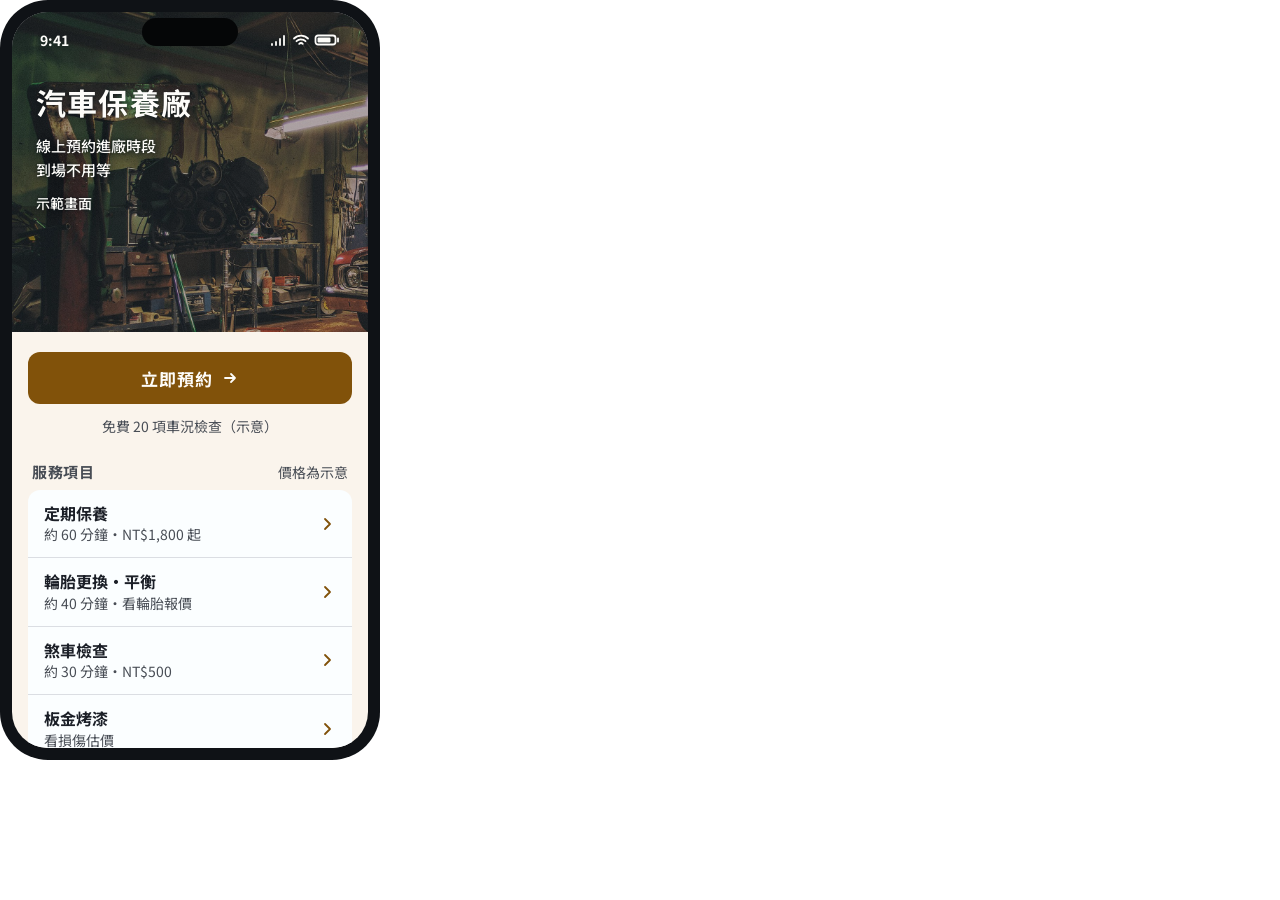
<file: assets/demo/line-demo-auto.html>
<!doctype html>
<html lang="zh-Hant-TW">
<head>
<meta charset="utf-8">
<meta name="viewport" content="width=380">
<title>汽車保養廠｜LINE 預約示範畫面</title>
<meta name="description" content="作品集裡的 LINE 預約示範畫面：汽車保養廠。價格、優惠都是示意。">
<link rel="preconnect" href="https://fonts.googleapis.com">
<link rel="preconnect" href="https://fonts.gstatic.com" crossorigin>
<link rel="stylesheet" href="https://fonts.googleapis.com/css2?family=Noto+Sans+TC:wght@400;500;700&display=swap">
<link rel="stylesheet" href="line-demo.css">
<style>
  /* 這一頁的照片：左右翻轉再放大 1.4 倍：原本右邊吊著引擎的暗處移到左上，店名放在那裡；日光燈和紅色老車推到右邊（車頭標誌翻過來也看不出來）。整張調暗 28% */
  .hero-photo { object-position: 100% 20%; --photo-transform: scale(1.4) translateX(356px) scaleX(-1); --photo-filter: brightness(0.72); }
</style>
</head>
<body class="shop-auto">
<div class="phone">
  <div class="screen">
    <main class="liff">
      <header class="hero">
        <div class="status" aria-hidden="true">
          <span>9:41</span>
          <span class="sys">
            <svg class="icon" width="18" height="14" viewBox="0 0 18 14"><path d="M2 12v-1M6 12V9M10 12V6M14 12V3"/></svg>
            <svg class="icon" width="18" height="14" viewBox="0 0 18 14"><path d="M2 5.5a10 10 0 0 1 14 0M4.5 8.2a6.4 6.4 0 0 1 9 0M7.2 10.8a2.6 2.6 0 0 1 3.6 0"/></svg>
            <svg class="icon" width="26" height="14" viewBox="0 0 26 14"><rect x="1.5" y="2.5" width="20" height="9" rx="2.5"/><path d="M24 5.5v3"/><rect x="3.5" y="4.5" width="13" height="5" rx="1" fill="currentColor" stroke="none"/></svg>
          </span>
        </div>
        <img class="hero-photo" src="photos/auto.jpg" alt="偏暗的修車廠：一輛紅色老車打開引擎蓋，旁邊的吊架上吊著一具引擎">
        <div class="hero-text">
          <h1>汽車保養廠</h1>
          <p class="hero-line">線上預約進廠時段<br>到場不用等</p>
          <p class="demo-tag">示範畫面</p>
        </div>
      </header>

      <section class="book">
        <button class="primary" type="button">立即預約
          <svg class="icon" width="18" height="18" viewBox="0 0 18 18" aria-hidden="true"><path d="M4 9h10M10 5l4 4-4 4"/></svg>
        </button>
        <p class="note">免費 20 項車況檢查（示意）</p>
      </section>

      <section class="services" aria-labelledby="srv-title">
        <div class="services-head">
          <h2 id="srv-title">服務項目</h2>
          <p>價格為示意</p>
        </div>
        <ul class="srv-list">
          <li><button class="srv" type="button"><span class="srv-name">定期保養</span><span class="srv-meta">約 60 分鐘・NT$1,800 起</span><svg class="icon" width="18" height="18" viewBox="0 0 18 18" aria-hidden="true"><path d="M7 4l5 5-5 5"/></svg></button></li>
          <li><button class="srv" type="button"><span class="srv-name">輪胎更換・平衡</span><span class="srv-meta">約 40 分鐘・看輪胎報價</span><svg class="icon" width="18" height="18" viewBox="0 0 18 18" aria-hidden="true"><path d="M7 4l5 5-5 5"/></svg></button></li>
          <li><button class="srv" type="button"><span class="srv-name">煞車檢查</span><span class="srv-meta">約 30 分鐘・NT$500</span><svg class="icon" width="18" height="18" viewBox="0 0 18 18" aria-hidden="true"><path d="M7 4l5 5-5 5"/></svg></button></li>
          <li><button class="srv" type="button"><span class="srv-name">板金烤漆</span><span class="srv-meta">看損傷估價</span><svg class="icon" width="18" height="18" viewBox="0 0 18 18" aria-hidden="true"><path d="M7 4l5 5-5 5"/></svg></button></li>
          <li><button class="srv" type="button"><span class="srv-name">引擎・變速箱檢修</span><span class="srv-meta">先檢查再報價</span><svg class="icon" width="18" height="18" viewBox="0 0 18 18" aria-hidden="true"><path d="M7 4l5 5-5 5"/></svg></button></li>
          <li><button class="srv" type="button"><span class="srv-name">完整服務價目</span><span class="srv-meta">所有項目和工資</span><svg class="icon" width="18" height="18" viewBox="0 0 18 18" aria-hidden="true"><path d="M7 4l5 5-5 5"/></svg></button></li>
        </ul>
      </section>

      <nav class="more" aria-label="其他">
        <button type="button"><svg class="icon" width="18" height="18" viewBox="0 0 18 18" aria-hidden="true"><path d="M3 4.5h12v7.5H8l-3 2.5V12H3z"/></svg>技師諮詢</button>
        <button type="button"><svg class="icon" width="18" height="18" viewBox="0 0 18 18" aria-hidden="true"><rect x="3" y="4" width="12" height="11" rx="2"/><path d="M3 8h12M6.5 2.5v3M11.5 2.5v3"/></svg>我的保養紀錄</button>
      </nav>
      <p class="fine">示範畫面，價格和優惠都是示意</p>
      <p class="credit">照片：<a href="https://commons.wikimedia.org/wiki/File:Car_repair_shop.jpg" rel="noopener" target="_blank">Martin Vorel</a>（<a href="https://creativecommons.org/licenses/by-sa/4.0/" rel="noopener" target="_blank">CC BY-SA 4.0</a>，Wikimedia Commons），已裁切、左右翻轉、調暗</p>
    </main>
  </div>
</div>
</body>
</html>
</file>
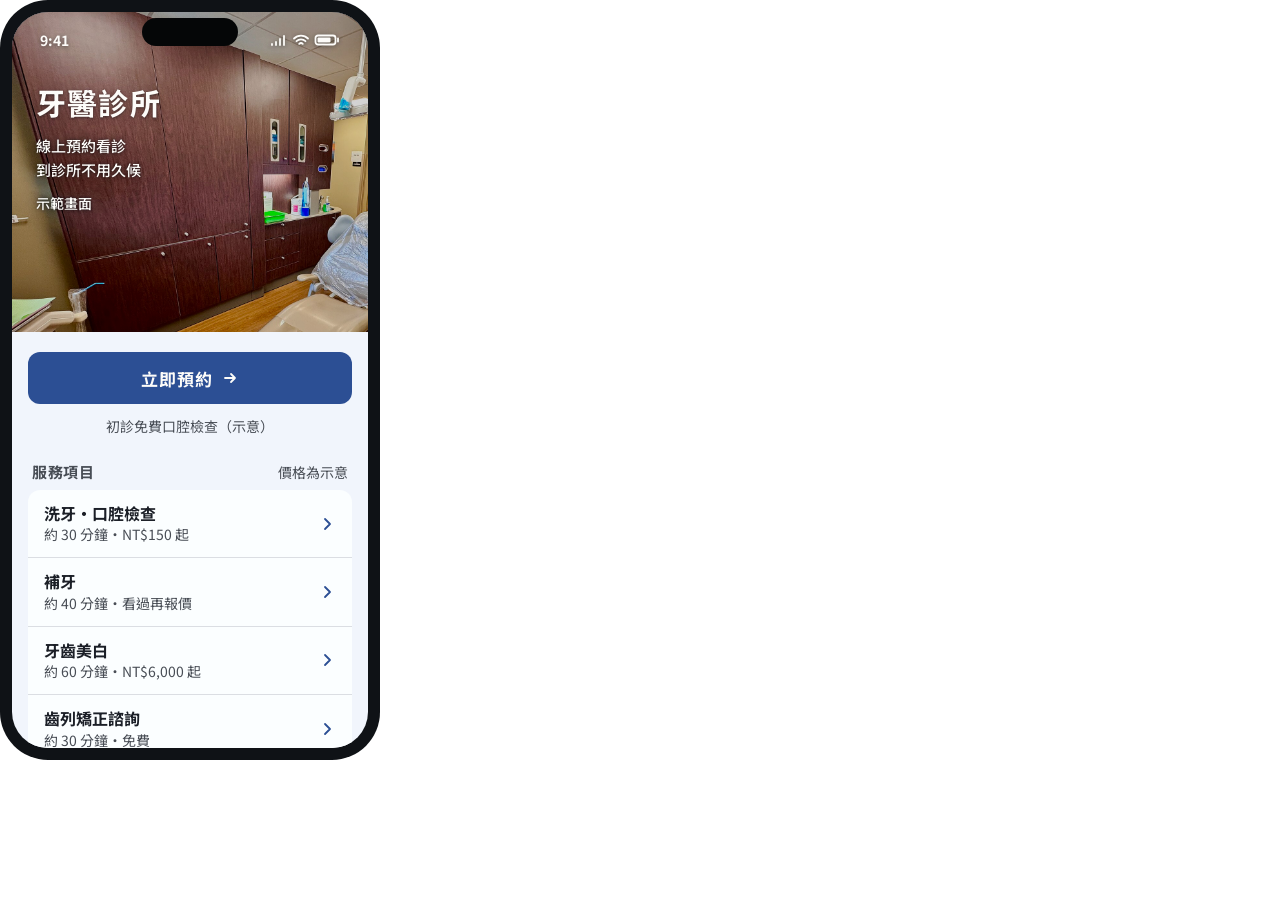
<file: assets/demo/line-demo-dental.html>
<!doctype html>
<html lang="zh-Hant-TW">
<head>
<meta charset="utf-8">
<meta name="viewport" content="width=380">
<title>牙醫診所｜LINE 預約示範畫面</title>
<meta name="description" content="作品集裡的 LINE 預約示範畫面：牙醫診所。價格、優惠都是示意。">
<link rel="preconnect" href="https://fonts.googleapis.com">
<link rel="preconnect" href="https://fonts.gstatic.com" crossorigin>
<link rel="stylesheet" href="https://fonts.googleapis.com/css2?family=Noto+Sans+TC:wght@400;500;700&display=swap">
<link rel="stylesheet" href="line-demo.css">
<style>
  /* 這一頁的照片：放大 1.45 倍，左上是深色木頭櫃子，店名放在櫃子上；診療椅在右下。整張調暗 16%，櫃子的反光才不會讓小字不清楚 */
  .hero-photo { object-position: 14% 0%; --photo-transform: scale(1.45); --photo-filter: brightness(0.84); }
</style>
</head>
<body class="shop-dental">
<div class="phone">
  <div class="screen">
    <main class="liff">
      <header class="hero">
        <div class="status" aria-hidden="true">
          <span>9:41</span>
          <span class="sys">
            <svg class="icon" width="18" height="14" viewBox="0 0 18 14"><path d="M2 12v-1M6 12V9M10 12V6M14 12V3"/></svg>
            <svg class="icon" width="18" height="14" viewBox="0 0 18 14"><path d="M2 5.5a10 10 0 0 1 14 0M4.5 8.2a6.4 6.4 0 0 1 9 0M7.2 10.8a2.6 2.6 0 0 1 3.6 0"/></svg>
            <svg class="icon" width="26" height="14" viewBox="0 0 26 14"><rect x="1.5" y="2.5" width="20" height="9" rx="2.5"/><path d="M24 5.5v3"/><rect x="3.5" y="4.5" width="13" height="5" rx="1" fill="currentColor" stroke="none"/></svg>
          </span>
        </div>
        <img class="hero-photo" src="photos/dental.jpg" alt="牙醫診間：一整排深色木頭櫃子，右下角是米色診療椅的一角">
        <div class="hero-text">
          <h1>牙醫診所</h1>
          <p class="hero-line">線上預約看診<br>到診所不用久候</p>
          <p class="demo-tag">示範畫面</p>
        </div>
      </header>

      <section class="book">
        <button class="primary" type="button">立即預約
          <svg class="icon" width="18" height="18" viewBox="0 0 18 18" aria-hidden="true"><path d="M4 9h10M10 5l4 4-4 4"/></svg>
        </button>
        <p class="note">初診免費口腔檢查（示意）</p>
      </section>

      <section class="services" aria-labelledby="srv-title">
        <div class="services-head">
          <h2 id="srv-title">服務項目</h2>
          <p>價格為示意</p>
        </div>
        <ul class="srv-list">
          <li><button class="srv" type="button"><span class="srv-name">洗牙・口腔檢查</span><span class="srv-meta">約 30 分鐘・NT$150 起</span><svg class="icon" width="18" height="18" viewBox="0 0 18 18" aria-hidden="true"><path d="M7 4l5 5-5 5"/></svg></button></li>
          <li><button class="srv" type="button"><span class="srv-name">補牙</span><span class="srv-meta">約 40 分鐘・看過再報價</span><svg class="icon" width="18" height="18" viewBox="0 0 18 18" aria-hidden="true"><path d="M7 4l5 5-5 5"/></svg></button></li>
          <li><button class="srv" type="button"><span class="srv-name">牙齒美白</span><span class="srv-meta">約 60 分鐘・NT$6,000 起</span><svg class="icon" width="18" height="18" viewBox="0 0 18 18" aria-hidden="true"><path d="M7 4l5 5-5 5"/></svg></button></li>
          <li><button class="srv" type="button"><span class="srv-name">齒列矯正諮詢</span><span class="srv-meta">約 30 分鐘・免費</span><svg class="icon" width="18" height="18" viewBox="0 0 18 18" aria-hidden="true"><path d="M7 4l5 5-5 5"/></svg></button></li>
          <li><button class="srv" type="button"><span class="srv-name">植牙諮詢</span><span class="srv-meta">約 30 分鐘・免費</span><svg class="icon" width="18" height="18" viewBox="0 0 18 18" aria-hidden="true"><path d="M7 4l5 5-5 5"/></svg></button></li>
          <li><button class="srv" type="button"><span class="srv-name">完整療程價目</span><span class="srv-meta">所有療程和收費</span><svg class="icon" width="18" height="18" viewBox="0 0 18 18" aria-hidden="true"><path d="M7 4l5 5-5 5"/></svg></button></li>
        </ul>
      </section>

      <nav class="more" aria-label="其他">
        <button type="button"><svg class="icon" width="18" height="18" viewBox="0 0 18 18" aria-hidden="true"><path d="M3 4.5h12v7.5H8l-3 2.5V12H3z"/></svg>真人客服</button>
        <button type="button"><svg class="icon" width="18" height="18" viewBox="0 0 18 18" aria-hidden="true"><rect x="3" y="4" width="12" height="11" rx="2"/><path d="M3 8h12M6.5 2.5v3M11.5 2.5v3"/></svg>我的看診紀錄</button>
      </nav>
      <p class="fine">示範畫面，價格和優惠都是示意</p>
      <p class="credit">照片：<a href="https://commons.wikimedia.org/wiki/File:A_dental_chair_in_a_dentist_clinic_in_North_Carolina,_United_States.jpg" rel="noopener" target="_blank">Harrison Keely</a>（<a href="https://creativecommons.org/licenses/by/4.0/" rel="noopener" target="_blank">CC BY 4.0</a>，Wikimedia Commons），已裁切、調暗</p>
    </main>
  </div>
</div>
</body>
</html>
</file>
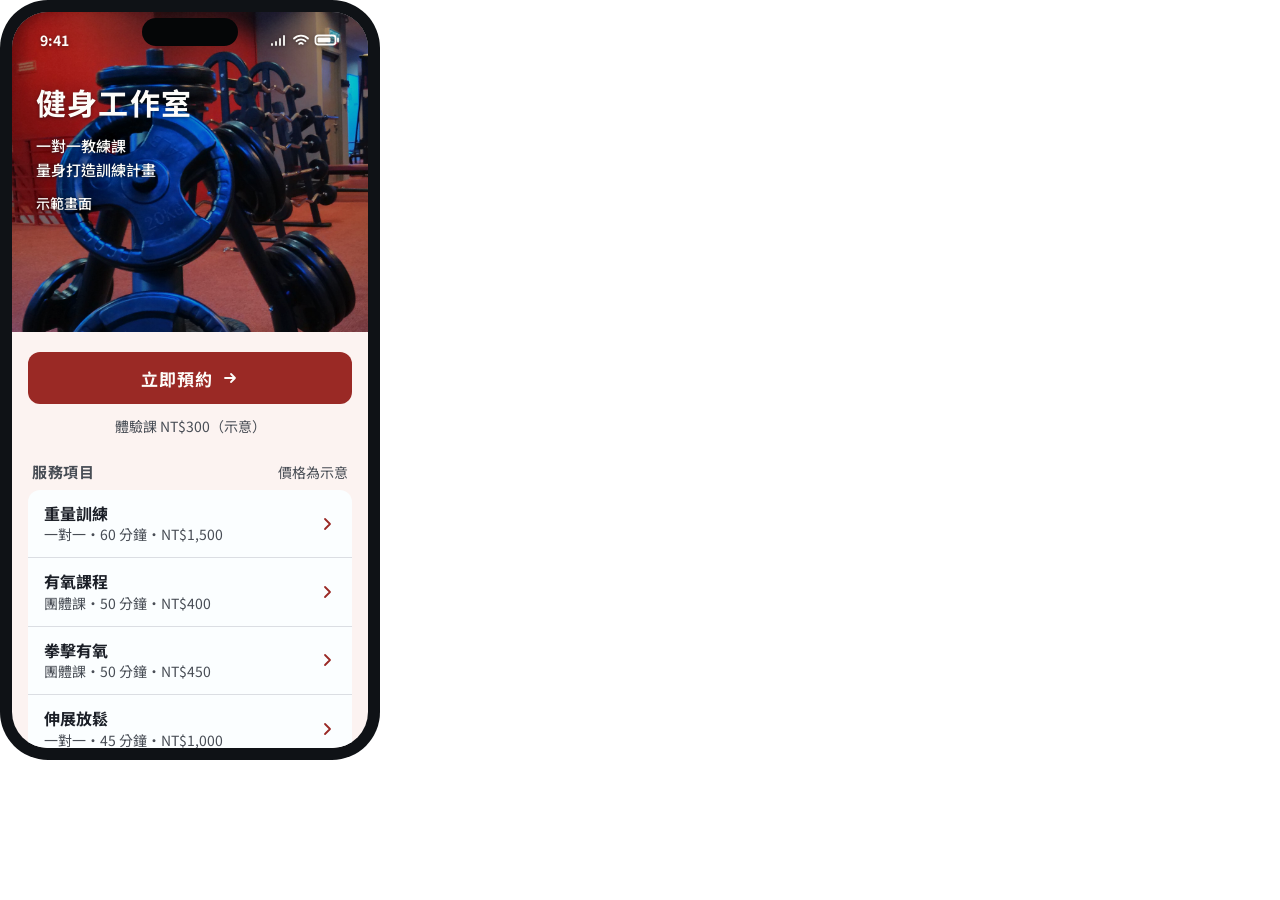
<file: assets/demo/line-demo-fitness.html>
<!doctype html>
<html lang="zh-Hant-TW">
<head>
<meta charset="utf-8">
<meta name="viewport" content="width=380">
<title>健身工作室｜LINE 預約示範畫面</title>
<meta name="description" content="作品集裡的 LINE 預約示範畫面：健身工作室。價格、優惠都是示意。">
<link rel="preconnect" href="https://fonts.googleapis.com">
<link rel="preconnect" href="https://fonts.gstatic.com" crossorigin>
<link rel="stylesheet" href="https://fonts.googleapis.com/css2?family=Noto+Sans+TC:wght@400;500;700&display=swap">
<link rel="stylesheet" href="line-demo.css">
<style>
  /* 這一頁的照片：放大 1.4 倍，左上是紅色的牆和深藍色的槓片，店名放在上面；後面亮藍色的燈光推到右邊。整張調暗 20% */
  .hero-photo { object-position: 0% 0%; --photo-transform: scale(1.4); --photo-filter: brightness(0.8); }
</style>
</head>
<body class="shop-fitness">
<div class="phone">
  <div class="screen">
    <main class="liff">
      <header class="hero">
        <div class="status" aria-hidden="true">
          <span>9:41</span>
          <span class="sys">
            <svg class="icon" width="18" height="14" viewBox="0 0 18 14"><path d="M2 12v-1M6 12V9M10 12V6M14 12V3"/></svg>
            <svg class="icon" width="18" height="14" viewBox="0 0 18 14"><path d="M2 5.5a10 10 0 0 1 14 0M4.5 8.2a6.4 6.4 0 0 1 9 0M7.2 10.8a2.6 2.6 0 0 1 3.6 0"/></svg>
            <svg class="icon" width="26" height="14" viewBox="0 0 26 14"><rect x="1.5" y="2.5" width="20" height="9" rx="2.5"/><path d="M24 5.5v3"/><rect x="3.5" y="4.5" width="13" height="5" rx="1" fill="currentColor" stroke="none"/></svg>
          </span>
        </div>
        <img class="hero-photo" src="photos/fitness.jpg" alt="健身房裡：藍色的槓片掛在架子上，後面是紅色的牆和一排訓練器材">
        <div class="hero-text">
          <h1>健身工作室</h1>
          <p class="hero-line">一對一教練課<br>量身打造訓練計畫</p>
          <p class="demo-tag">示範畫面</p>
        </div>
      </header>

      <section class="book">
        <button class="primary" type="button">立即預約
          <svg class="icon" width="18" height="18" viewBox="0 0 18 18" aria-hidden="true"><path d="M4 9h10M10 5l4 4-4 4"/></svg>
        </button>
        <p class="note">體驗課 NT$300（示意）</p>
      </section>

      <section class="services" aria-labelledby="srv-title">
        <div class="services-head">
          <h2 id="srv-title">服務項目</h2>
          <p>價格為示意</p>
        </div>
        <ul class="srv-list">
          <li><button class="srv" type="button"><span class="srv-name">重量訓練</span><span class="srv-meta">一對一・60 分鐘・NT$1,500</span><svg class="icon" width="18" height="18" viewBox="0 0 18 18" aria-hidden="true"><path d="M7 4l5 5-5 5"/></svg></button></li>
          <li><button class="srv" type="button"><span class="srv-name">有氧課程</span><span class="srv-meta">團體課・50 分鐘・NT$400</span><svg class="icon" width="18" height="18" viewBox="0 0 18 18" aria-hidden="true"><path d="M7 4l5 5-5 5"/></svg></button></li>
          <li><button class="srv" type="button"><span class="srv-name">拳擊有氧</span><span class="srv-meta">團體課・50 分鐘・NT$450</span><svg class="icon" width="18" height="18" viewBox="0 0 18 18" aria-hidden="true"><path d="M7 4l5 5-5 5"/></svg></button></li>
          <li><button class="srv" type="button"><span class="srv-name">伸展放鬆</span><span class="srv-meta">一對一・45 分鐘・NT$1,000</span><svg class="icon" width="18" height="18" viewBox="0 0 18 18" aria-hidden="true"><path d="M7 4l5 5-5 5"/></svg></button></li>
          <li><button class="srv" type="button"><span class="srv-name">新會員方案</span><span class="srv-meta">第一個月 8 折</span><svg class="icon" width="18" height="18" viewBox="0 0 18 18" aria-hidden="true"><path d="M7 4l5 5-5 5"/></svg></button></li>
          <li><button class="srv" type="button"><span class="srv-name">完整課程價目</span><span class="srv-meta">所有課程和月費</span><svg class="icon" width="18" height="18" viewBox="0 0 18 18" aria-hidden="true"><path d="M7 4l5 5-5 5"/></svg></button></li>
        </ul>
      </section>

      <nav class="more" aria-label="其他">
        <button type="button"><svg class="icon" width="18" height="18" viewBox="0 0 18 18" aria-hidden="true"><path d="M3 4.5h12v7.5H8l-3 2.5V12H3z"/></svg>教練諮詢</button>
        <button type="button"><svg class="icon" width="18" height="18" viewBox="0 0 18 18" aria-hidden="true"><rect x="3" y="4" width="12" height="11" rx="2"/><path d="M3 8h12M6.5 2.5v3M11.5 2.5v3"/></svg>我的課表</button>
      </nav>
      <p class="fine">示範畫面，價格和優惠都是示意</p>
      <p class="credit">照片：<a href="https://commons.wikimedia.org/wiki/File:Weight_plates.jpg" rel="noopener" target="_blank">Cobragym1</a>（<a href="https://creativecommons.org/licenses/by-sa/3.0/" rel="noopener" target="_blank">CC BY-SA 3.0</a>，Wikimedia Commons），已裁切、調暗</p>
    </main>
  </div>
</div>
</body>
</html>
</file>
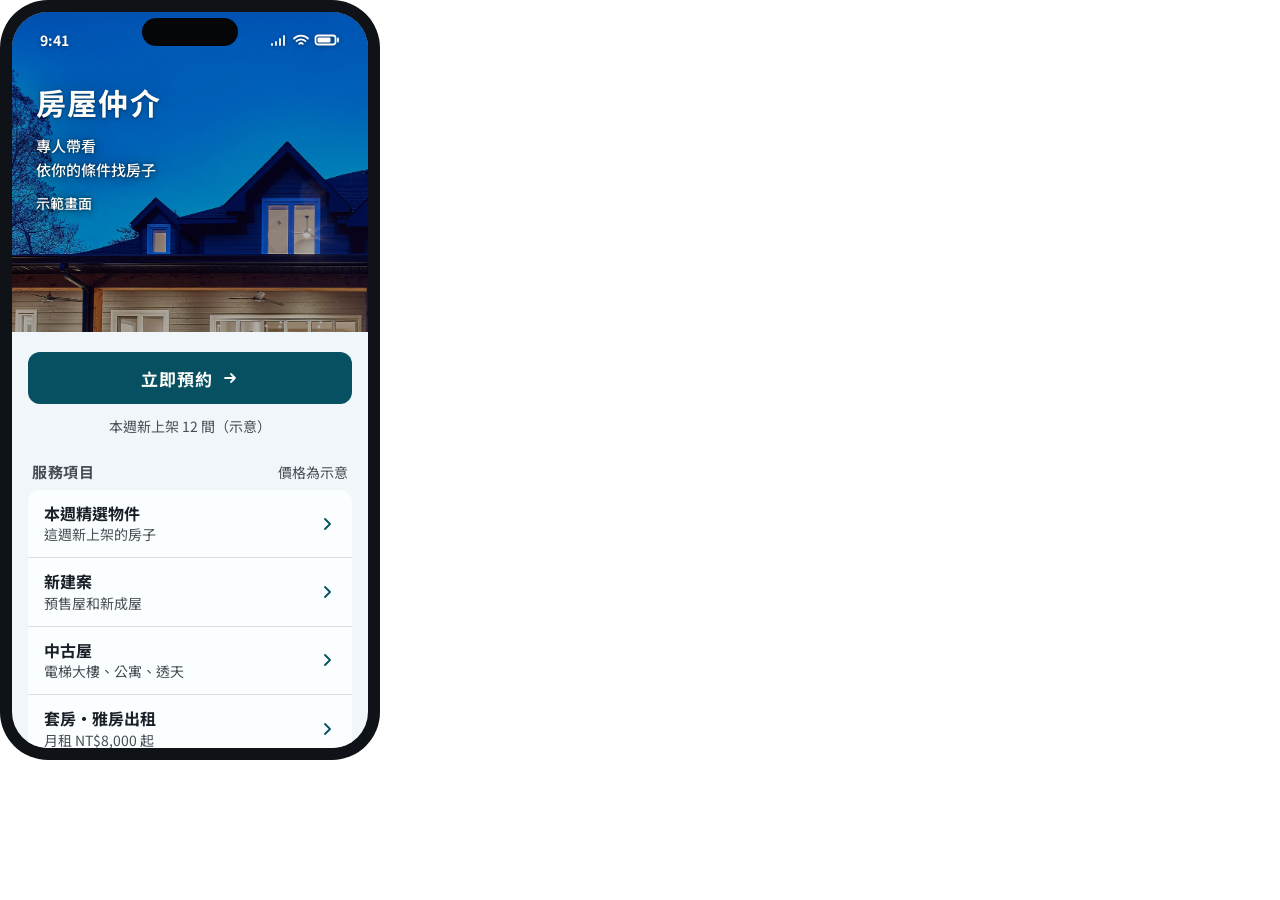
<file: assets/demo/line-demo-house.html>
<!doctype html>
<html lang="zh-Hant-TW">
<head>
<meta charset="utf-8">
<meta name="viewport" content="width=380">
<title>房屋仲介｜LINE 預約示範畫面</title>
<meta name="description" content="作品集裡的 LINE 預約示範畫面：房屋仲介。價格、優惠都是示意。">
<link rel="preconnect" href="https://fonts.googleapis.com">
<link rel="preconnect" href="https://fonts.gstatic.com" crossorigin>
<link rel="stylesheet" href="https://fonts.googleapis.com/css2?family=Noto+Sans+TC:wght@400;500;700&display=swap">
<link rel="stylesheet" href="line-demo.css">
<style>
  /* 這一頁的照片：放大 1.5 倍，字整段放在黃昏的天空上；屋頂和亮著燈的窗戶在下面。整張調暗 28%，天空才夠深 */
  .hero-photo { object-position: 0% 0%; --photo-transform: scale(1.5); --photo-filter: brightness(0.72); }
</style>
</head>
<body class="shop-house">
<div class="phone">
  <div class="screen">
    <main class="liff">
      <header class="hero">
        <div class="status" aria-hidden="true">
          <span>9:41</span>
          <span class="sys">
            <svg class="icon" width="18" height="14" viewBox="0 0 18 14"><path d="M2 12v-1M6 12V9M10 12V6M14 12V3"/></svg>
            <svg class="icon" width="18" height="14" viewBox="0 0 18 14"><path d="M2 5.5a10 10 0 0 1 14 0M4.5 8.2a6.4 6.4 0 0 1 9 0M7.2 10.8a2.6 2.6 0 0 1 3.6 0"/></svg>
            <svg class="icon" width="26" height="14" viewBox="0 0 26 14"><rect x="1.5" y="2.5" width="20" height="9" rx="2.5"/><path d="M24 5.5v3"/><rect x="3.5" y="4.5" width="13" height="5" rx="1" fill="currentColor" stroke="none"/></svg>
          </span>
        </div>
        <img class="hero-photo" src="photos/house.jpg" alt="黃昏時的現代住宅，大片落地窗裡亮著燈，上面是深藍色的天空">
        <div class="hero-text">
          <h1>房屋仲介</h1>
          <p class="hero-line">專人帶看<br>依你的條件找房子</p>
          <p class="demo-tag">示範畫面</p>
        </div>
      </header>

      <section class="book">
        <button class="primary" type="button">立即預約
          <svg class="icon" width="18" height="18" viewBox="0 0 18 18" aria-hidden="true"><path d="M4 9h10M10 5l4 4-4 4"/></svg>
        </button>
        <p class="note">本週新上架 12 間（示意）</p>
      </section>

      <section class="services" aria-labelledby="srv-title">
        <div class="services-head">
          <h2 id="srv-title">服務項目</h2>
          <p>價格為示意</p>
        </div>
        <ul class="srv-list">
          <li><button class="srv" type="button"><span class="srv-name">本週精選物件</span><span class="srv-meta">這週新上架的房子</span><svg class="icon" width="18" height="18" viewBox="0 0 18 18" aria-hidden="true"><path d="M7 4l5 5-5 5"/></svg></button></li>
          <li><button class="srv" type="button"><span class="srv-name">新建案</span><span class="srv-meta">預售屋和新成屋</span><svg class="icon" width="18" height="18" viewBox="0 0 18 18" aria-hidden="true"><path d="M7 4l5 5-5 5"/></svg></button></li>
          <li><button class="srv" type="button"><span class="srv-name">中古屋</span><span class="srv-meta">電梯大樓、公寓、透天</span><svg class="icon" width="18" height="18" viewBox="0 0 18 18" aria-hidden="true"><path d="M7 4l5 5-5 5"/></svg></button></li>
          <li><button class="srv" type="button"><span class="srv-name">套房・雅房出租</span><span class="srv-meta">月租 NT$8,000 起</span><svg class="icon" width="18" height="18" viewBox="0 0 18 18" aria-hidden="true"><path d="M7 4l5 5-5 5"/></svg></button></li>
          <li><button class="srv" type="button"><span class="srv-name">區域行情查詢</span><span class="srv-meta">附近的成交價</span><svg class="icon" width="18" height="18" viewBox="0 0 18 18" aria-hidden="true"><path d="M7 4l5 5-5 5"/></svg></button></li>
          <li><button class="srv" type="button"><span class="srv-name">賣房委託</span><span class="srv-meta">免費估價</span><svg class="icon" width="18" height="18" viewBox="0 0 18 18" aria-hidden="true"><path d="M7 4l5 5-5 5"/></svg></button></li>
        </ul>
      </section>

      <nav class="more" aria-label="其他">
        <button type="button"><svg class="icon" width="18" height="18" viewBox="0 0 18 18" aria-hidden="true"><path d="M3 4.5h12v7.5H8l-3 2.5V12H3z"/></svg>房仲諮詢</button>
        <button type="button"><svg class="icon" width="18" height="18" viewBox="0 0 18 18" aria-hidden="true"><rect x="3" y="4" width="12" height="11" rx="2"/><path d="M3 8h12M6.5 2.5v3M11.5 2.5v3"/></svg>我的看屋紀錄</button>
      </nav>
      <p class="fine">示範畫面，價格和優惠都是示意</p>
      <p class="credit">照片：<a href="https://commons.wikimedia.org/wiki/File:Modern-home-dusk_(Creative_Commons).jpg" rel="noopener" target="_blank">vcmxnajg1</a>（<a href="https://creativecommons.org/licenses/by/2.0/" rel="noopener" target="_blank">CC BY 2.0</a>，Wikimedia Commons），已裁切、調暗</p>
    </main>
  </div>
</div>
</body>
</html>
</file>
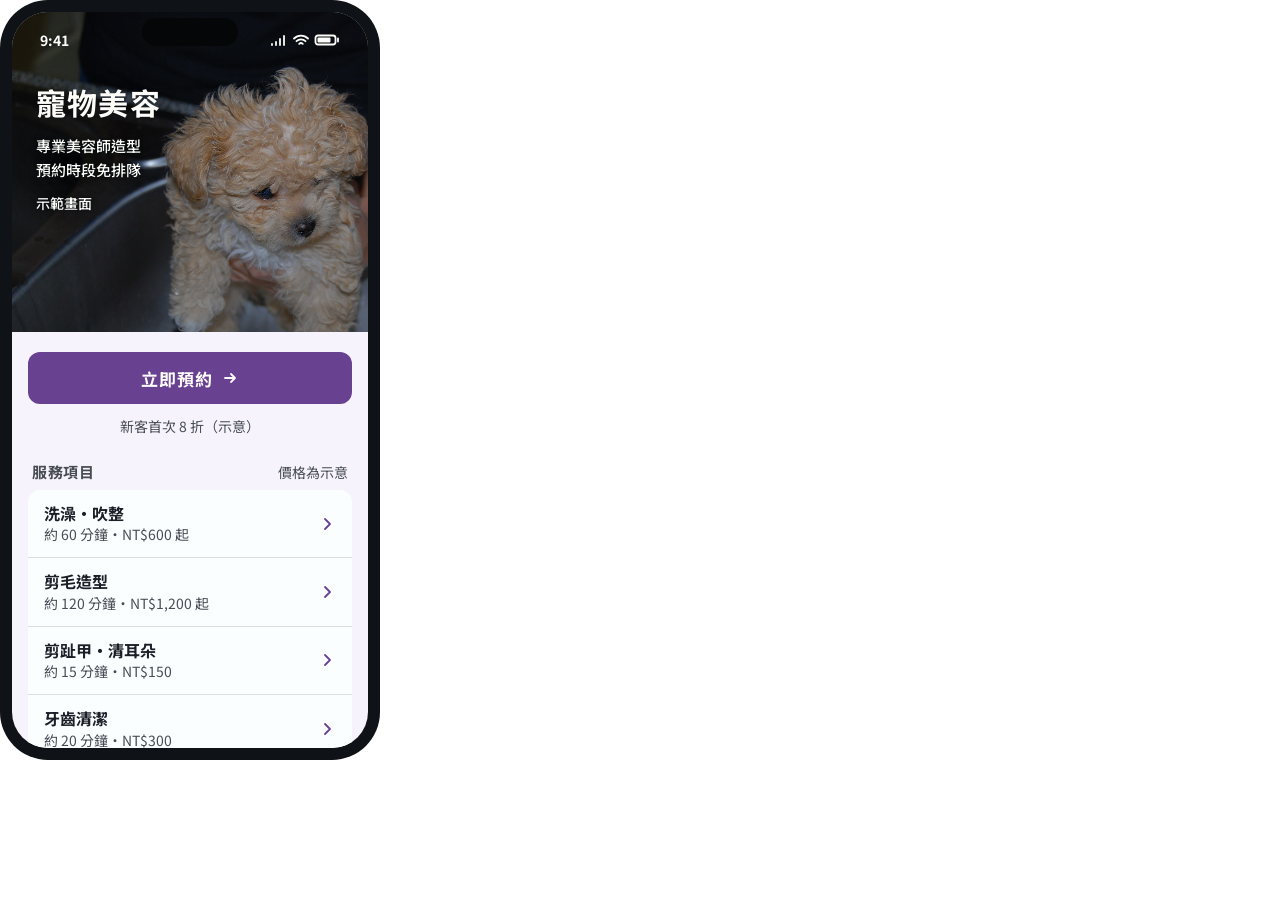
<file: assets/demo/line-demo-pet.html>
<!doctype html>
<html lang="zh-Hant-TW">
<head>
<meta charset="utf-8">
<meta name="viewport" content="width=380">
<title>寵物美容｜LINE 預約示範畫面</title>
<meta name="description" content="作品集裡的 LINE 預約示範畫面：寵物美容。價格、優惠都是示意。">
<link rel="preconnect" href="https://fonts.googleapis.com">
<link rel="preconnect" href="https://fonts.gstatic.com" crossorigin>
<link rel="stylesheet" href="https://fonts.googleapis.com/css2?family=Noto+Sans+TC:wght@400;500;700&display=swap">
<link rel="stylesheet" href="line-demo.css">
<style>
  /* 這一頁的照片：照片從左邊開始放、放大 1.15 倍：左上是暗的背景，店名放在那裡；洗澡的小狗在右邊的水槽裡，臉朝下，是畫面裡最先看到的。整張調暗 10% */
  .hero-photo { object-position: 0% 50%; --photo-transform: scale(1.15); --photo-filter: brightness(0.9); }
</style>
</head>
<body class="shop-pet">
<div class="phone">
  <div class="screen">
    <main class="liff">
      <header class="hero">
        <div class="status" aria-hidden="true">
          <span>9:41</span>
          <span class="sys">
            <svg class="icon" width="18" height="14" viewBox="0 0 18 14"><path d="M2 12v-1M6 12V9M10 12V6M14 12V3"/></svg>
            <svg class="icon" width="18" height="14" viewBox="0 0 18 14"><path d="M2 5.5a10 10 0 0 1 14 0M4.5 8.2a6.4 6.4 0 0 1 9 0M7.2 10.8a2.6 2.6 0 0 1 3.6 0"/></svg>
            <svg class="icon" width="26" height="14" viewBox="0 0 26 14"><rect x="1.5" y="2.5" width="20" height="9" rx="2.5"/><path d="M24 5.5v3"/><rect x="3.5" y="4.5" width="13" height="5" rx="1" fill="currentColor" stroke="none"/></svg>
          </span>
        </div>
        <img class="hero-photo" src="photos/pet.jpg" alt="一隻淋濕的捲毛小狗站在不鏽鋼水槽裡洗澡，旁邊有一隻手扶著">
        <div class="hero-text">
          <h1>寵物美容</h1>
          <p class="hero-line">專業美容師造型<br>預約時段免排隊</p>
          <p class="demo-tag">示範畫面</p>
        </div>
      </header>

      <section class="book">
        <button class="primary" type="button">立即預約
          <svg class="icon" width="18" height="18" viewBox="0 0 18 18" aria-hidden="true"><path d="M4 9h10M10 5l4 4-4 4"/></svg>
        </button>
        <p class="note">新客首次 8 折（示意）</p>
      </section>

      <section class="services" aria-labelledby="srv-title">
        <div class="services-head">
          <h2 id="srv-title">服務項目</h2>
          <p>價格為示意</p>
        </div>
        <ul class="srv-list">
          <li><button class="srv" type="button"><span class="srv-name">洗澡・吹整</span><span class="srv-meta">約 60 分鐘・NT$600 起</span><svg class="icon" width="18" height="18" viewBox="0 0 18 18" aria-hidden="true"><path d="M7 4l5 5-5 5"/></svg></button></li>
          <li><button class="srv" type="button"><span class="srv-name">剪毛造型</span><span class="srv-meta">約 120 分鐘・NT$1,200 起</span><svg class="icon" width="18" height="18" viewBox="0 0 18 18" aria-hidden="true"><path d="M7 4l5 5-5 5"/></svg></button></li>
          <li><button class="srv" type="button"><span class="srv-name">剪趾甲・清耳朵</span><span class="srv-meta">約 15 分鐘・NT$150</span><svg class="icon" width="18" height="18" viewBox="0 0 18 18" aria-hidden="true"><path d="M7 4l5 5-5 5"/></svg></button></li>
          <li><button class="srv" type="button"><span class="srv-name">牙齒清潔</span><span class="srv-meta">約 20 分鐘・NT$300</span><svg class="icon" width="18" height="18" viewBox="0 0 18 18" aria-hidden="true"><path d="M7 4l5 5-5 5"/></svg></button></li>
          <li><button class="srv" type="button"><span class="srv-name">本月造型</span><span class="srv-meta">這個月的造型作品</span><svg class="icon" width="18" height="18" viewBox="0 0 18 18" aria-hidden="true"><path d="M7 4l5 5-5 5"/></svg></button></li>
          <li><button class="srv" type="button"><span class="srv-name">完整服務價目</span><span class="srv-meta">依體型和毛量</span><svg class="icon" width="18" height="18" viewBox="0 0 18 18" aria-hidden="true"><path d="M7 4l5 5-5 5"/></svg></button></li>
        </ul>
      </section>

      <nav class="more" aria-label="其他">
        <button type="button"><svg class="icon" width="18" height="18" viewBox="0 0 18 18" aria-hidden="true"><path d="M3 4.5h12v7.5H8l-3 2.5V12H3z"/></svg>美容師諮詢</button>
        <button type="button"><svg class="icon" width="18" height="18" viewBox="0 0 18 18" aria-hidden="true"><rect x="3" y="4" width="12" height="11" rx="2"/><path d="M3 8h12M6.5 2.5v3M11.5 2.5v3"/></svg>我的預約</button>
      </nav>
      <p class="fine">示範畫面，價格和優惠都是示意</p>
      <p class="credit">照片：<a href="https://commons.wikimedia.org/wiki/File:EM_DSC_1337_(2826382183).jpg" rel="noopener" target="_blank">Eddie Maloney</a>（<a href="https://creativecommons.org/licenses/by-sa/2.0/" rel="noopener" target="_blank">CC BY-SA 2.0</a>，Wikimedia Commons），已裁切、調暗</p>
    </main>
  </div>
</div>
</body>
</html>
</file>
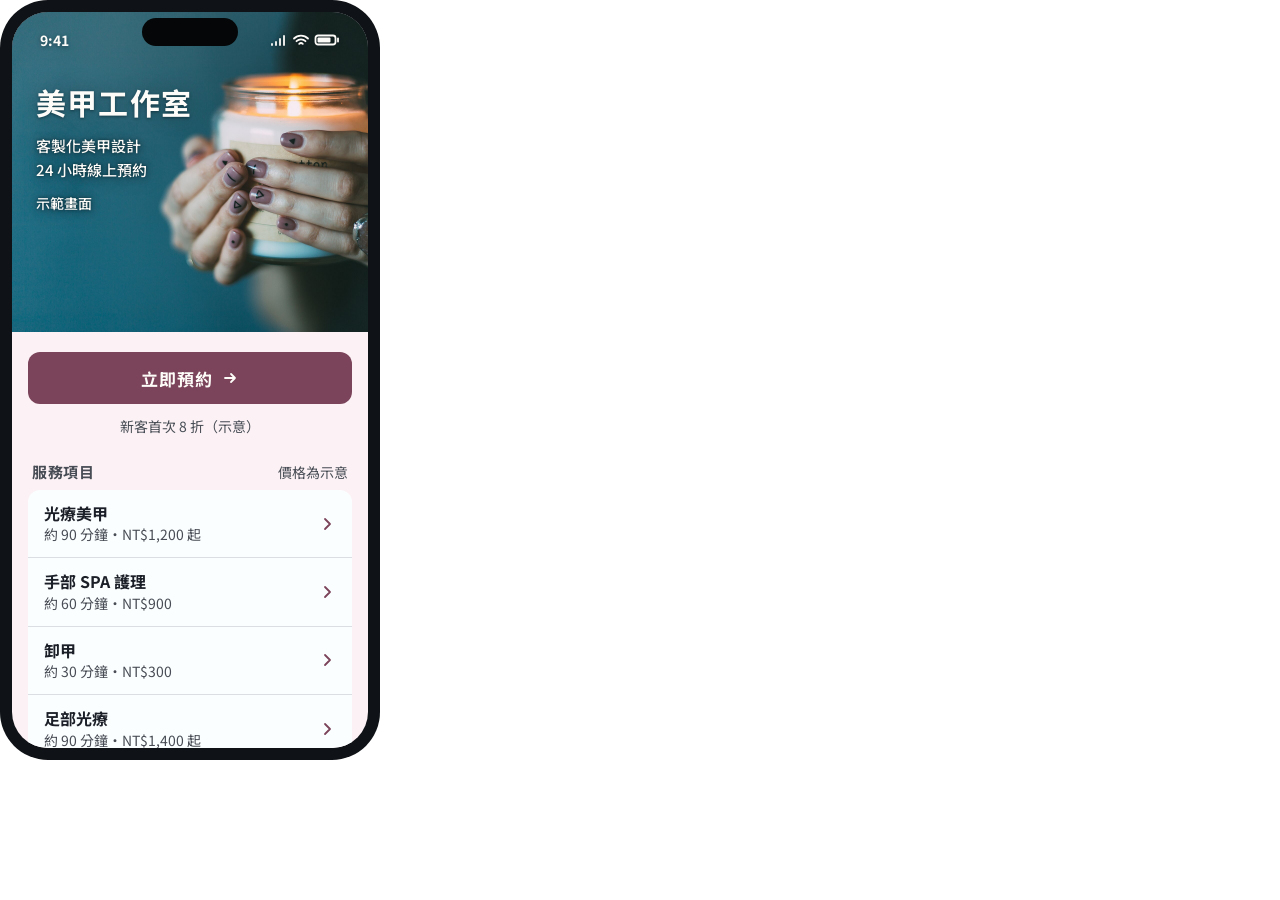
<file: assets/demo/line-demo.html>
<!doctype html>
<html lang="zh-Hant-TW">
<head>
<meta charset="utf-8">
<meta name="viewport" content="width=380">
<title>美甲工作室｜LINE 預約示範畫面</title>
<meta name="description" content="作品集裡的 LINE 預約示範畫面：美甲工作室。價格、優惠都是示意。">
<link rel="preconnect" href="https://fonts.googleapis.com">
<link rel="preconnect" href="https://fonts.gstatic.com" crossorigin>
<link rel="stylesheet" href="https://fonts.googleapis.com/css2?family=Noto+Sans+TC:wght@400;500;700&display=swap">
<link rel="stylesheet" href="line-demo.css">
<style>
  /* 這一頁的照片：藍綠色背景在左邊，雙手捧著蠟燭在右邊；店名放在左上的藍綠色上 */
  .hero-photo { object-position: 0% 50%; }
</style>
</head>
<body class="shop-nail">
<div class="phone">
  <div class="screen">
    <main class="liff">
      <header class="hero">
        <div class="status" aria-hidden="true">
          <span>9:41</span>
          <span class="sys">
            <svg class="icon" width="18" height="14" viewBox="0 0 18 14"><path d="M2 12v-1M6 12V9M10 12V6M14 12V3"/></svg>
            <svg class="icon" width="18" height="14" viewBox="0 0 18 14"><path d="M2 5.5a10 10 0 0 1 14 0M4.5 8.2a6.4 6.4 0 0 1 9 0M7.2 10.8a2.6 2.6 0 0 1 3.6 0"/></svg>
            <svg class="icon" width="26" height="14" viewBox="0 0 26 14"><rect x="1.5" y="2.5" width="20" height="9" rx="2.5"/><path d="M24 5.5v3"/><rect x="3.5" y="4.5" width="13" height="5" rx="1" fill="currentColor" stroke="none"/></svg>
          </span>
        </div>
        <img class="hero-photo" src="photos/nail.jpg" alt="一雙擦了乾燥玫瑰色指甲的手，捧著點燃的蠟燭，背景是藍綠色的牆">
        <div class="hero-text">
          <h1>美甲工作室</h1>
          <p class="hero-line">客製化美甲設計<br>24 小時線上預約</p>
          <p class="demo-tag">示範畫面</p>
        </div>
      </header>

      <section class="book">
        <button class="primary" type="button">立即預約
          <svg class="icon" width="18" height="18" viewBox="0 0 18 18" aria-hidden="true"><path d="M4 9h10M10 5l4 4-4 4"/></svg>
        </button>
        <p class="note">新客首次 8 折（示意）</p>
      </section>

      <section class="services" aria-labelledby="srv-title">
        <div class="services-head">
          <h2 id="srv-title">服務項目</h2>
          <p>價格為示意</p>
        </div>
        <ul class="srv-list">
          <li><button class="srv" type="button"><span class="srv-name">光療美甲</span><span class="srv-meta">約 90 分鐘・NT$1,200 起</span><svg class="icon" width="18" height="18" viewBox="0 0 18 18" aria-hidden="true"><path d="M7 4l5 5-5 5"/></svg></button></li>
          <li><button class="srv" type="button"><span class="srv-name">手部 SPA 護理</span><span class="srv-meta">約 60 分鐘・NT$900</span><svg class="icon" width="18" height="18" viewBox="0 0 18 18" aria-hidden="true"><path d="M7 4l5 5-5 5"/></svg></button></li>
          <li><button class="srv" type="button"><span class="srv-name">卸甲</span><span class="srv-meta">約 30 分鐘・NT$300</span><svg class="icon" width="18" height="18" viewBox="0 0 18 18" aria-hidden="true"><path d="M7 4l5 5-5 5"/></svg></button></li>
          <li><button class="srv" type="button"><span class="srv-name">足部光療</span><span class="srv-meta">約 90 分鐘・NT$1,400 起</span><svg class="icon" width="18" height="18" viewBox="0 0 18 18" aria-hidden="true"><path d="M7 4l5 5-5 5"/></svg></button></li>
          <li><button class="srv" type="button"><span class="srv-name">本月新款</span><span class="srv-meta">這個月做過的款式</span><svg class="icon" width="18" height="18" viewBox="0 0 18 18" aria-hidden="true"><path d="M7 4l5 5-5 5"/></svg></button></li>
          <li><button class="srv" type="button"><span class="srv-name">完整價目表</span><span class="srv-meta">所有項目和加購</span><svg class="icon" width="18" height="18" viewBox="0 0 18 18" aria-hidden="true"><path d="M7 4l5 5-5 5"/></svg></button></li>
        </ul>
      </section>

      <nav class="more" aria-label="其他">
        <button type="button"><svg class="icon" width="18" height="18" viewBox="0 0 18 18" aria-hidden="true"><path d="M3 4.5h12v7.5H8l-3 2.5V12H3z"/></svg>真人客服</button>
        <button type="button"><svg class="icon" width="18" height="18" viewBox="0 0 18 18" aria-hidden="true"><rect x="3" y="4" width="12" height="11" rx="2"/><path d="M3 8h12M6.5 2.5v3M11.5 2.5v3"/></svg>我的預約</button>
      </nav>
      <p class="fine">示範畫面，價格和優惠都是示意</p>
      <p class="credit">照片：<a href="https://commons.wikimedia.org/wiki/File:Hands_(Unsplash).jpg" rel="noopener" target="_blank">Daiga Ellaby</a>（<a href="https://creativecommons.org/publicdomain/zero/1.0/" rel="noopener" target="_blank">CC0</a>，Wikimedia Commons），已裁切</p>
    </main>
  </div>
</div>
</body>
</html>
</file>
<file: styles.css>
/* Hallmark · shape: 開場兩句話＋六件作品＋報價單 · genre: editorial · theme: custom · job: hire · idea: "固定報價、先看初稿，用真的作品說話" · vibe: "白紙黑字的報價單，蓋上朱紅印章" · hero: 左邊兩行大字與兩個按鈕，右邊真的後台截圖疊上 App 畫面 · nav: 品牌字、四個錨點連結、一個 LINE 按鈕（刻意的常見做法，報價網站要讓人一眼找到聯絡方式） · footer: 一行工作室名稱 · imagery: the product · signature: 報價單右上角的朱紅印章
 * axes: custom · contrast: pass · fold: pass · v2.0.0 */
/* Hallmark · pre-emit critique: P4 H4 E4 S4 R4 V3 · weakest: V, 作品區容易變成千篇一律的左文右圖；六件作品用六種構圖拉開：同一家點心店的網站和後台並排（中間的箭頭寫「老闆娘把 LINE 訂單記進後台」）、可切換的手機畫面、截圖疊手機圖在左字在右（寵物美容）、真截圖加 LINE 示範、網站地圖、LINE 圖文選單和手機畫面並排在上、字在下、三張小貼文當配角 */

/* 懶人救星 網站設計｜作品集
   色彩：紙 --paper、墨 --ink、格線 --rule、印泥紅 --seal（只用在印章）、LINE 綠 --line（只用在 LINE 按鈕）
   字體：Noto Sans TC（標題 900、內文 400）＋ 霞鶩文楷 TC（報價單上的手寫金額與印章） */

:root {
  --paper: #f4f6f8;
  --surface: #fbfcfd;
  --panel: #e9edf2;
  --ink: #1d2633;
  --ink-2: #364152;
  --muted: #5a6675;
  --rule: #c9d1db;
  --rule-soft: #e2e7ed;
  --seal: #d7262e;
  --line: #05793a;
  --line-hover: #046a33;
  --focus: #2f6feb;
  --on-dark: #fbfcfd;
  --on-dark-muted: #c7cfda;
  --shadow: rgb(29 38 51 / .45);
  --scrim: rgb(29 38 51 / .6);
  --sans: 'Noto Sans TC', 'PingFang TC', 'Microsoft JhengHei', sans-serif;
  --hand: 'LXGW WenKai TC', 'Noto Sans TC', serif;
  --wrap: 1180px;
  --gutter: clamp(20px, 4vw, 40px);
  --col-gap: 56px;
}

*,
*::before,
*::after { box-sizing: border-box; }

html { scroll-behavior: smooth; scroll-padding-top: 84px; overflow-x: clip; }

body {
  margin: 0;
  overflow-x: clip;
  background: var(--paper);
  color: var(--ink);
  font: 400 17px/1.8 var(--sans);
  -webkit-font-smoothing: antialiased;
  text-rendering: optimizeLegibility;
  caret-color: var(--ink);
  scrollbar-color: var(--rule) var(--paper);
}

::selection { background: var(--ink); color: var(--on-dark); }

img { max-width: 100%; height: auto; display: block; }
p { margin: 0 0 1em; text-wrap: pretty; }
li, dd, figcaption, td, summary { text-wrap: pretty; } /* 中文排版：最後一行不要只剩一個字 */
h1, h2, h3, h4 { margin: 0; text-wrap: balance; }

a { color: inherit; }
:focus-visible { outline: 3px solid var(--focus); outline-offset: 3px; border-radius: 4px; }

.skip { position: absolute; left: -999px; top: 8px; background: var(--ink); color: var(--on-dark); padding: 8px 16px; z-index: 10; }
.skip:focus { left: 8px; }
.nowrap { white-space: nowrap; }
.visually-hidden { position: absolute; width: 1px; height: 1px; overflow: hidden; clip: rect(0 0 0 0); white-space: nowrap; }

/* ---------- 按鈕 ---------- */
.btn {
  display: inline-flex; align-items: center; justify-content: center;
  min-height: 52px; padding: 0 24px;
  border-radius: 10px; border: 2px solid transparent;
  font: 700 18px/1 var(--sans); text-decoration: none; cursor: pointer;
  transition: background-color .15s, border-color .15s, color .15s, transform .1s;
}
.btn:active { transform: translateY(1px); }
.btn:disabled,
.btn[aria-disabled="true"] { opacity: .5; cursor: not-allowed; transform: none; }
.btn-sm { min-height: 44px; padding: 0 16px; font-size: 16px; }
.btn-line { background: var(--line); color: var(--on-dark); }
.btn-line:hover { background: var(--line-hover); }
.btn-ghost { border-color: var(--ink); color: var(--ink); background: transparent; }
.btn-ghost:hover { background: var(--ink); color: var(--on-dark); }
.btn-ink { background: var(--ink); color: var(--on-dark); }
.btn-ink:hover { background: var(--ink-2); }

/* ---------- 頂欄 ---------- */
.top {
  position: sticky; top: 0; z-index: 5;
  display: flex; align-items: center; gap: 28px;
  padding: 16px var(--gutter);
  background: var(--paper);
  border-bottom: 1px solid var(--rule-soft);
}
.brand { display: flex; align-items: center; gap: 8px; text-decoration: none; font-weight: 900; font-size: 19px; letter-spacing: .02em; }
.brand img { border-radius: 50%; }
.brand small { font-weight: 500; font-size: 14px; color: var(--muted); margin-left: 8px; letter-spacing: 0; }
.top nav { display: flex; gap: 24px; margin-left: auto; }
.top nav a { text-decoration: none; font-weight: 500; color: var(--ink-2); }
.top nav a:hover { color: var(--ink); text-decoration: underline; text-underline-offset: 6px; }

/* ---------- 版面骨架 ---------- */
main > section { max-width: var(--wrap); margin: 0 auto; padding: 0 var(--gutter); }

.section-title {
  font-weight: 900;
  font-size: clamp(30px, 4.2vw, 46px);
  line-height: 1.25;
  letter-spacing: -.01em;
}
.section-lede { color: var(--muted); max-width: 36em; margin-top: 12px; }

/* ---------- 開場 ---------- */
.hero {
  display: grid;
  grid-template-columns: minmax(0, 5fr) minmax(0, 6fr);
  gap: clamp(32px, 5vw, 72px);
  align-items: center;
  padding-top: clamp(48px, 8vw, 104px) !important;
  padding-bottom: clamp(64px, 9vw, 120px) !important;
}
.hero h1 {
  font-weight: 900;
  font-size: clamp(38px, 5.4vw, 70px);
  line-height: 1.18;
  letter-spacing: -.035em;
}
.hero h1 span { display: block; white-space: nowrap; } /* 一句一行，不讓「尾款」被拆開 */
.lede { font-size: clamp(17px, 1.5vw, 19px); color: var(--ink-2); margin: 28px 0 36px; max-width: 30em; }
.actions { display: flex; flex-wrap: wrap; gap: 16px; }

.hero-stage { position: relative; margin: 0; padding: 0 0 48px 56px; }

/* 真的截圖：只有一條清楚的邊，不畫假的視窗外框 */
.shot {
  margin: 0;
  background: var(--surface);
  border: 1px solid var(--rule);
  border-radius: 12px;
  overflow: hidden;
}
.shot figcaption { font-size: 15px; color: var(--muted); padding: 12px 16px; border-top: 1px solid var(--rule-soft); background: var(--surface); }

.phone {
  border: 8px solid var(--ink);
  border-radius: 36px;
  overflow: hidden;
  background: var(--surface);
}
.phone-hero {
  position: absolute; left: 0; bottom: 0;
  width: clamp(150px, 34%, 232px);
  box-shadow: 0 24px 48px -20px var(--shadow);
}

/* ---------- 作品 ---------- */
.works { padding-bottom: clamp(56px, 8vw, 104px) !important; }
.case { padding: clamp(48px, 6vw, 80px) 0; border-top: 1px solid var(--rule); }
.works .section-lede + .case { margin-top: 40px; }
.case h3 { font-weight: 900; font-size: clamp(26px, 2.8vw, 34px); line-height: 1.3; }
.case-kind { color: var(--muted); font-weight: 500; margin: 8px 0 20px; }
.case-text > p:not(.case-kind) { max-width: 34em; }

.facts { margin: 28px 0 0; display: grid; gap: 16px; }
.facts div { display: grid; grid-template-columns: 3.5em minmax(0, 1fr); gap: 12px; padding-top: 16px; border-top: 1px solid var(--rule-soft); }
.facts dt { font-weight: 700; }
.facts dd { margin: 0; color: var(--ink-2); }

/* 作品一：App */
.case-app { display: grid; grid-template-columns: minmax(0, 1fr) minmax(0, 1fr); gap: var(--col-gap); align-items: start; }
.case-demo { display: flex; flex-direction: column; align-items: center; }
.screen-tabs { display: flex; flex-wrap: wrap; justify-content: center; gap: 8px; margin-bottom: 20px; }
.screen-tabs button,
.industry button {
  font: 500 15px/1 var(--sans);
  min-height: 44px; padding: 12px 16px; border-radius: 999px;
  border: 1px solid var(--rule); background: var(--surface); color: var(--ink); cursor: pointer;
}
.screen-tabs button:active,
.industry button:active { background: var(--panel); }
.screen-tabs button[aria-selected="true"],
.industry button[aria-checked="true"] { background: var(--ink); border-color: var(--ink); color: var(--on-dark); }
.phone-scroll { width: min(300px, 80vw); height: 620px; overflow-y: auto; overscroll-behavior: contain; scrollbar-width: thin; }
.hint { font-size: 14px; color: var(--muted); margin-top: 12px; }
.case-wide { grid-column: 1 / -1; margin: 16px 0 0; }
.case-wide img { border-radius: 12px; border: 1px solid var(--rule); }
.case-wide figcaption { font-size: 15px; color: var(--muted); margin-top: 12px; }

/* 作品二：預約系統 */
.case-booking .case-text { max-width: 40em; }
.booking-demo { display: grid; grid-template-columns: minmax(0, 1fr) 300px; gap: var(--col-gap); margin-top: 36px; align-items: start; }
.live-slot { position: relative; }
.live-open { position: absolute; left: 50%; top: 50%; transform: translate(-50%, -50%); box-shadow: 0 8px 24px -8px var(--shadow); }
.live-open:active { transform: translate(-50%, calc(-50% + 1px)); }
.industry { display: flex; flex-wrap: wrap; gap: 8px; margin-bottom: 16px; }
.line-frame { width: 300px; height: 600px; overflow: hidden; border-radius: 28px; }
.line-frame iframe { width: 380px; height: 760px; border: 0; transform: scale(.7895); transform-origin: 0 0; }

/* 作品三：WordPress 網站地圖 */
.case-wp { display: grid; grid-template-columns: minmax(0, 4fr) minmax(0, 6fr); gap: var(--col-gap); align-items: center; }
.sitemap {
  position: relative;
  display: grid; grid-template-columns: repeat(3, minmax(0, 1fr)); gap: 16px;
  padding-top: 64px;
}
.sitemap::before {
  content: '內部網站首頁（登入才看得到）';
  position: absolute; top: 0; left: 50%; transform: translateX(-50%);
  padding: 8px 20px; border-radius: 8px; background: var(--ink); color: var(--on-dark);
  font-weight: 700; font-size: 15px; white-space: nowrap;
}
.sitemap::after {
  content: ''; position: absolute; top: 40px; left: 16.66%; right: 16.66%; height: 16px;
  border: 2px solid var(--rule); border-bottom: 0; border-radius: 6px 6px 0 0;
}
.node { background: var(--surface); border: 1px solid var(--rule); border-radius: 8px; padding: 16px 20px; }
.node h4 { font-size: 17px; font-weight: 700; margin-bottom: 8px; }
.node p { margin: 0; font-size: 15px; line-height: 1.7; color: var(--ink-2); }
.node-wide { grid-column: 1 / -1; background: var(--panel); border-style: dashed; }

/* 作品一：點心店網站＋後台（同一家店的兩邊並排，中間的箭頭寫「老闆娘把 LINE 訂單記進後台」；後台沒有和 LINE 串接，不能寫成會自動跑進去） */
.case-pair .case-text > p:not(.case-kind) { max-width: 40em; }
.pair {
  display: grid; grid-template-columns: minmax(0, 1fr) auto minmax(0, 1fr);
  gap: 24px; align-items: center; margin-top: 40px;
}
.pair-side { margin: 0; display: grid; gap: 16px; justify-items: start; min-width: 0; }
.pair-label { font-size: 15px; color: var(--muted); line-height: 1.5; }
.pair-label b { display: block; color: var(--ink); font-size: 20px; font-weight: 900; }
.pair-stage { position: relative; width: 100%; padding: 0 40px 48px 0; }
.phone-pair {
  position: absolute; right: 0; bottom: 0;
  width: clamp(88px, 27%, 132px);
  border-width: 6px; border-radius: 24px;
  box-shadow: 0 20px 40px -18px var(--shadow);
}
.pair-side .open-live { margin-top: 4px; }
.pair-flow-text > span { display: block; }
.pair-flow { display: grid; justify-items: center; gap: 4px; color: var(--muted); font-size: 14px; font-weight: 700; line-height: 1.5; text-align: center; white-space: nowrap; }
.facts-row { grid-template-columns: repeat(3, minmax(0, 1fr)); gap: 16px var(--col-gap); margin-top: 40px; }
.facts-row div { grid-template-columns: minmax(0, 1fr); gap: 4px; align-content: start; }

/* 作品三：寵物美容網站（圖在左、字在右，跟前後的構圖錯開） */
.case-site { display: grid; grid-template-columns: minmax(0, 6fr) minmax(0, 4fr); grid-template-rows: auto auto; column-gap: var(--col-gap); align-items: center; }
.case-site .site-stage { grid-column: 1; grid-row: 1 / span 2; }
.case-site .case-text { grid-column: 2; grid-row: 1; align-self: end; }
.case-site .site-actions { grid-column: 2; grid-row: 2; align-self: start; }
.site-stage { position: relative; margin: 0; padding: 0 56px 64px 0; }
.phone-site {
  position: absolute; right: 0; bottom: 0;
  width: clamp(120px, 26%, 184px);
  box-shadow: 0 24px 48px -20px var(--shadow);
}
.open-live { margin-top: 28px; }

/* 作品六：社群圖（三張圖排一列在上，字在下；點圖看原尺寸） */
.feed { display: grid; grid-template-columns: repeat(3, minmax(0, 1fr)); gap: 20px; }
.feed-item { margin: 0; }
.feed-item a { display: block; border-radius: 8px; overflow: hidden; border: 1px solid var(--rule); }
.feed-item a:hover img { opacity: .92; }
.feed-item a:focus-visible { outline-offset: -3px; } /* 一列可以左右滑的貼文會切掉外面的焦點框，改畫在圖的內側，四邊都看得到 */
.feed-item figcaption { font-size: 15px; color: var(--muted); margin-top: 12px; }
.feed-text { display: grid; grid-template-columns: minmax(0, 4fr) minmax(0, 6fr); gap: var(--col-gap); margin-top: 40px; align-items: start; }
.feed-text .facts { margin-top: 20px; }

/* 作品六：早午餐店 LINE 官方帳號整套（圖文選單是主角：選單原圖和放進手機的畫面並排、一樣高；三張 IG 貼文當配角，小小一列排在說明下面） */
/* 1.854 ＝ 選單原圖寬高比 2500/1686 ÷ 手機畫面寬高比 1080/1350，兩張圖才會一樣高 */
.line-set { display: grid; grid-template-columns: minmax(0, 1.854fr) minmax(0, 1fr); gap: 20px; align-items: start; }
.feed-mini { margin-top: 28px; gap: 16px; }
.feed-mini .feed-item figcaption { margin-top: 8px; }

/* 副標裡的「｜」：會換行的地方直接拆成兩行、藏起「｜」，不讓它掛在行尾 */
.case-line .kind-sep { display: block; height: 0; overflow: hidden; }

/* ---------- 報價單（這頁最重的一筆） ---------- */
.quote-wrap { padding-top: clamp(56px, 8vw, 104px) !important; padding-bottom: clamp(56px, 8vw, 104px) !important; border-top: 1px solid var(--rule); }
.sheet {
  position: relative;
  max-width: 940px; margin: 44px auto 0;
  background: var(--surface);
  padding: clamp(24px, 4vw, 56px);
  border: 1px solid var(--rule);
  box-shadow: 8px 8px 0 -1px var(--paper), 8px 8px 0 0 var(--rule);
}
.sheet-head { display: flex; justify-content: space-between; align-items: flex-start; padding-bottom: 20px; border-bottom: 3px double var(--ink); }
.sheet-title { font: 700 clamp(30px, 4vw, 40px)/1.2 var(--hand); letter-spacing: .3em; margin: 0; }
.sheet-from { margin: 8px 0 0; color: var(--muted); }

.seal {
  width: 104px; height: 104px; flex: none; margin: -8px 4px 0 0;
  display: grid; place-items: center;
  border: 4px solid var(--seal); border-radius: 50%;
  box-shadow: inset 0 0 0 3px var(--surface), inset 0 0 0 5px var(--seal);
  color: var(--seal);
  font: 700 26px/1.15 var(--hand); text-align: center; letter-spacing: .08em;
  transform: rotate(-11deg);
  opacity: .9;
  mix-blend-mode: multiply;
}
.seal.stamp { animation: stamp .45s cubic-bezier(.2, .9, .3, 1.2) both; }
@keyframes stamp {
  0% { transform: rotate(-24deg) scale(1.7); opacity: 0; }
  70% { transform: rotate(-9deg) scale(.94); opacity: .95; }
  100% { transform: rotate(-11deg) scale(1); opacity: .9; }
}

.items { width: 100%; border-collapse: collapse; margin-top: 8px; }
.items th, .items td { text-align: left; vertical-align: top; padding: 16px 12px; border-bottom: 1px solid var(--rule-soft); }
.items thead th { font-size: 14px; font-weight: 700; color: var(--muted); padding-top: 12px; padding-bottom: 12px; border-bottom: 1px solid var(--ink); }
.items tbody th { font-weight: 700; white-space: nowrap; padding-left: 0; }
.items td { color: var(--ink-2); font-size: 16px; line-height: 1.7; }
.items td:nth-child(3) { white-space: nowrap; color: var(--muted); }
.items .num { text-align: right; padding-right: 0; }
.items .hand { font: 700 28px/1.2 var(--hand); color: var(--ink); white-space: nowrap; font-variant-numeric: tabular-nums; }
.items .hand::before { content: 'NT$ '; font: 500 14px var(--sans); color: var(--muted); }

.sheet-foot { display: flex; justify-content: space-between; align-items: flex-end; gap: 24px; margin-top: 28px; }
.terms { margin: 0; padding-left: 1.2em; color: var(--ink-2); font-size: 15px; line-height: 1.8; }
.terms li + li { margin-top: 4px; }
.currency { font-size: 13px; color: var(--muted); margin: 0; white-space: nowrap; }

/* ---------- 流程（真的有先後順序，才用編號） ---------- */
.steps { padding-top: clamp(56px, 8vw, 104px) !important; padding-bottom: clamp(56px, 8vw, 104px) !important; border-top: 1px solid var(--rule); }
.steps ol {
  list-style: none; counter-reset: step; margin: 44px 0 0; padding: 0;
  display: grid; grid-template-columns: repeat(3, minmax(0, 1fr)); gap: 40px var(--col-gap);
}
.steps li { counter-increment: step; position: relative; padding-top: 56px; border-top: 2px solid var(--ink); }
.steps li::before {
  content: counter(step);
  position: absolute; top: 12px; left: 0;
  font: 700 30px/1 var(--hand); color: var(--ink);
}
.steps h3 { font-size: 20px; font-weight: 700; margin-bottom: 8px; }
.steps p { color: var(--ink-2); margin: 0; font-size: 16px; }

/* ---------- 問答 ---------- */
.faq { padding-top: clamp(56px, 8vw, 104px) !important; padding-bottom: clamp(56px, 8vw, 104px) !important; border-top: 1px solid var(--rule); }
.faq .section-title { margin-bottom: 28px; }
.faq details { border-bottom: 1px solid var(--rule); max-width: 50em; }
.faq summary {
  list-style: none; cursor: pointer;
  display: flex; justify-content: space-between; align-items: center; gap: 16px;
  padding: 24px 0; font-weight: 700; font-size: 18px;
}
.faq summary::-webkit-details-marker { display: none; }
.faq summary::after { content: '+'; font-weight: 400; font-size: 28px; line-height: 1; color: var(--muted); transition: transform .2s; }
.faq details[open] summary::after { transform: rotate(45deg); }
.faq details p { color: var(--ink-2); max-width: 40em; margin: 0 0 24px; }

/* ---------- 聯絡 ---------- */
.contact {
  display: flex; justify-content: space-between; align-items: center; gap: 32px;
  max-width: var(--wrap) !important;
  margin: 0 auto clamp(48px, 6vw, 80px) !important;
  padding: clamp(32px, 5vw, 56px) clamp(24px, 5vw, 64px) !important;
  background: var(--ink); color: var(--on-dark); border-radius: 16px;
}
.contact h2 { font-weight: 900; font-size: clamp(26px, 3.4vw, 38px); line-height: 1.3; margin-bottom: 12px; }
.contact p { color: var(--on-dark-muted); margin-bottom: 24px; }
.qr { width: 180px; border-radius: 10px; background: var(--surface); padding: 8px; flex: none; }

.foot { text-align: center; color: var(--muted); font-size: 14px; padding: 0 0 40px; }
.foot p { margin: 0; }

/* ---------- 示範視窗 ---------- */
dialog {
  width: min(1240px, 94vw); height: min(820px, 90vh);
  padding: 0; border: 0; border-radius: 16px; overflow: hidden;
  background: var(--surface);
}
dialog::backdrop { background: var(--scrim); }
/* 關閉按鈕放在視窗上方自己的一條標題列，不疊在範例頁上（不會蓋到範例頁的「概念作品」標示和按鈕） */
dialog[open] { display: flex; flex-direction: column; }
.live-bar { display: flex; align-items: center; justify-content: space-between; gap: 16px; padding: 8px 8px 8px 20px; border-bottom: 1px solid var(--rule); background: var(--surface); }
.live-title { margin: 0; min-width: 0; overflow: hidden; text-overflow: ellipsis; white-space: nowrap; font-weight: 700; font-size: 15px; }
dialog form { flex: none; }
dialog iframe { flex: 1; width: 100%; min-height: 0; border: 0; }

/* ---------- 手機與平板 ---------- */
@media (max-width: 960px) {
  .hero, .case-app, .case-wp, .case-site { grid-template-columns: minmax(0, 1fr); }
  .case-site .site-stage, .case-site .case-text, .case-site .site-actions { grid-column: auto; grid-row: auto; }
  .case-site { row-gap: 32px; }
  .case-site .site-actions .open-live { margin-top: 0; }
  .pair { grid-template-columns: minmax(0, 1fr); gap: 16px; }
  .pair-flow { grid-auto-flow: column; align-items: center; justify-self: start; gap: 8px; }
  .pair-flow-text > span { display: inline; } /* 手機上連成一句「老闆娘把 LINE 訂單記進後台」，箭頭接在後面、朝下 */
  .pair-flow svg { transform: rotate(90deg); }
  .facts-row { grid-template-columns: minmax(0, 1fr); gap: 16px; }
  .feed-text { grid-template-columns: minmax(0, 1fr); gap: 0; }
  .hero-stage { padding-left: 40px; margin-top: 16px; }
  .booking-demo { grid-template-columns: minmax(0, 1fr); justify-items: center; }
  .booking-demo .shot { width: 100%; }
  .steps ol { grid-template-columns: repeat(2, minmax(0, 1fr)); }
}
@media (max-width: 640px) {
  body { font-size: 16px; }
  .top { gap: 12px; }
  .top nav { display: none; }
  .top .btn { margin-left: auto; }
  .brand small { display: none; }
  /* 手機上讓疊放的 App 畫面整個落在截圖區塊內，不往上蓋到按鈕 */
  .hero-stage { padding: 0 0 96px 32px; }
  .phone-hero { width: 120px; }
  .site-stage { padding: 0 32px 96px 0; }
  .phone-site { width: 120px; }
  .pair-stage { padding: 0 32px 72px 0; }
  .phone-pair { width: 96px; }
  /* 手機上社群圖改成可以左右滑的一列，露出下一張的一角，看得出還有 */
  /* 往右延伸到螢幕邊緣（左邊照樣對齊內容），露出的下一張才看得出是刻意的 */
  .feed { grid-template-columns: none; grid-auto-flow: column; grid-auto-columns: 78%; overflow-x: auto; scroll-snap-type: x mandatory; padding-bottom: 8px; margin-right: calc(-1 * var(--gutter)); padding-right: var(--gutter); }
  .feed-item { scroll-snap-align: start; }
  .feed-mini { grid-auto-columns: 44%; }
  .line-set { grid-template-columns: minmax(0, 1fr); gap: 24px; }
  .line-phone { width: 72%; }
  .kind-sep { display: block; height: 0; overflow: hidden; }
  .steps ol { grid-template-columns: minmax(0, 1fr); gap: 32px; }
  .sitemap { grid-template-columns: minmax(0, 1fr); padding-top: 56px; }
  .sitemap::after { display: none; }
  .sheet-head { gap: 12px; }
  .seal { width: 80px; height: 80px; font-size: 20px; }
  /* 報價單在手機上改成一項一卡 */
  .items thead { display: none; }
  .items, .items tbody, .items tr, .items th, .items td { display: block; width: 100%; }
  .items tr { padding: 16px 0; border-bottom: 1px solid var(--rule-soft); }
  .items th, .items td { border: 0; padding: 4px 0; }
  .items tbody th { font-size: 18px; }
  .items .num { text-align: left; margin-top: 8px; }
  .sheet-foot { flex-direction: column; align-items: flex-start; }
  .contact { flex-direction: column; align-items: flex-start; }
  .live-open { font-size: 15px; min-height: 44px; padding: 0 16px; }
}

@media (prefers-reduced-motion: reduce) {
  html { scroll-behavior: auto; }
  *, *::before, *::after { animation: none !important; transition: none !important; }
}
</file>
<file: cn/styles.css>
/* Hallmark · shape: Catalogue (three offers set as a price index; examples drawn at one scale) · genre: editorial · theme: Specimen (deal 3/3, seed prompt-835c·255ed04a·2026-11-27·r0) · job: hire · draw: 896ee9
 * hero: Index · nav: edge-aligned · footer: letter close · imagery: the product (our own example images, concept work) · signature: every format drawn at one shared scale, with blue dimension guides naming its real pixel size
 * axes: light/grotesk-sans/cool · posture: restrained · contrast: pass · fold: pass · v2.0.0 */
/* Hallmark · pre-emit critique: P4 H4 E4 S5 R4 V4 · weakest: E, system fonts only (mainland can't reach web fonts), so the Specimen contrast lives in weight (300 display over 400 body) and in the guides instead of a Didone */
@import url("./tokens.css");
@import url("./base.css");

:root {
  --scale: 8;                 /* 示范图按同一比例缩小：1:8 */
  --guide-gap: 14px;          /* 尺寸线离图的距离 */
  --nav-h: 72px;
  --seal-size: 44px;
}

/* 中文断行：标题和导语按词组换行，不在词中间断开 */
.phrase { display: inline-block; }

/* 跳到主要内容：平常在画面外，用键盘按 Tab 时出现在左上角（品管第 1 次必修 3） */
.skip { position: absolute; left: var(--space-md); top: var(--space-md); z-index: var(--z-modal); padding: var(--space-sm) var(--space-md); background: var(--color-ink); color: var(--color-accent-ink); font-weight: 700; text-decoration: none; transform: translateY(-200%); }
.skip:focus-visible { transform: none; }
main:focus { outline: none; }

/* ── 顶栏 ── */
.top { border-bottom: var(--rule-hair) solid var(--color-rule); background: var(--color-paper); }
.top-in { display: flex; align-items: center; justify-content: space-between; gap: var(--space-lg); min-height: var(--nav-h); }
.brand { display: inline-flex; align-items: center; gap: var(--space-sm); text-decoration: none; color: var(--color-ink); }
.brand-name { display: flex; flex-direction: column; font-weight: 700; font-size: var(--text-lg); line-height: 1.2; }
.brand-name small { font-weight: 400; font-size: var(--text-sm); color: var(--color-muted); }
.seal {
  display: grid; place-items: center; flex-shrink: 0;
  width: var(--seal-size); height: var(--seal-size); border-radius: 50%;
  border: 2px solid var(--color-seal); box-shadow: inset 0 0 0 2px var(--color-paper), inset 0 0 0 3px var(--color-seal);
  color: var(--color-seal); font-weight: 700; font-size: 11px; line-height: 1.1; text-align: center;
}
.top-links { display: flex; align-items: center; gap: var(--space-lg); }
.top-links a { display: inline-flex; align-items: center; min-height: 44px; color: var(--color-ink); text-decoration-color: var(--color-accent); text-underline-offset: 0.3em; }
.top-links a:hover { text-decoration-thickness: 2px; }
.top-links a:active { color: var(--color-ink-2); }
.top-links .nav-quiet { text-decoration: none; color: var(--color-ink-2); }
.top-links .nav-quiet:hover { color: var(--color-ink); text-decoration: underline; text-decoration-color: var(--color-accent); }

/* ── 按钮（全页只有这一种实心按钮） ── */
.btn {
  display: inline-flex; align-items: center; justify-content: center; min-height: 48px; padding: 0 var(--space-lg);
  border: var(--rule-hair) solid var(--color-ink); border-radius: var(--radius-card);
  font-weight: 700; text-decoration: none; transition: background-color var(--dur-short) var(--ease-out), color var(--dur-short) var(--ease-out);
}
.btn-primary { background: var(--color-ink); color: var(--color-accent-ink); }
.btn-primary:hover { background: var(--color-ink-2); }
.btn-primary:active { background: var(--color-ink); transform: translateY(1px); }

/* ── 首屏：先是一行小标题，下面是两样服务的价目 ── */
.hero { padding-block: var(--space-xl) var(--space-xl); }
.grid12 { display: grid; grid-template-columns: repeat(12, minmax(0, 1fr)); column-gap: var(--gap-columns); }
.hero-head { align-items: end; row-gap: var(--space-sm); padding-bottom: var(--space-lg); }
.hero-head h1 { grid-column: 1 / 9; font-size: var(--text-3xl); max-width: none; line-height: 1.2; }
.hero-head .lead { grid-column: 1 / 9; grid-row: 2; color: var(--color-ink-2); }
.hero-head .btn { grid-column: 10 / 13; grid-row: 1 / 3; justify-self: end; }

.offers { list-style: none; margin: 0; padding: 0; border-top: 3px double var(--color-rule-2); }
.offer { align-items: end; padding-block: var(--space-md) var(--space-lg); border-bottom: var(--rule-hair) solid var(--color-rule); }
.offer-name { grid-column: 1 / 5; align-self: center; display: flex; flex-direction: column; gap: var(--space-xs); }
.offer-name h2 { font-family: var(--font-body); font-weight: 700; font-size: var(--text-title); line-height: 1.3; max-width: none; }
.offer-name p { color: var(--color-muted); }
.offer-price { grid-column: 5 / 8; align-self: center; display: flex; align-items: baseline; gap: var(--space-xs); font-weight: var(--display-weight); line-height: 1; font-variant-numeric: tabular-nums; }
.offer-price .cur { font-size: var(--text-2xl); font-variant-numeric: tabular-nums; }
.offer-price .amount { font-size: clamp(4rem, 6vw, 6.5rem); font-variant-numeric: tabular-nums; }
.offer-price .per { font-size: var(--text-lg); color: var(--color-muted); font-weight: 400; }
.formats { grid-column: 8 / 13; display: flex; align-items: flex-end; gap: var(--space-2xl); padding-top: calc(var(--guide-gap) + var(--space-md)); padding-right: calc(var(--guide-gap) + var(--space-xl)); }

/* 每一种尺寸：图按 1:var(--scale) 画，上面和右边各一条蓝色尺寸线，标的是实际像素 */
.fmt { margin: 0; display: flex; flex-direction: column; gap: var(--space-xs); }
.fmt-set { display: flex; align-items: flex-end; gap: calc(var(--guide-gap) + var(--space-xl)); }
.fmt-box { position: relative; width: calc(var(--w) * 1px / var(--scale)); }
.fmt-box img { width: 100%; height: auto; outline: var(--rule-hair) solid var(--color-rule); outline-offset: -1px; }
.dim { position: absolute; color: var(--color-guide-ink); font-family: var(--font-outlier); font-size: var(--text-xs); line-height: 1; font-variant-numeric: tabular-nums; }
.dim-w { left: 0; right: 0; top: calc(var(--guide-gap) * -1); border-top: var(--rule-hair) solid var(--color-guide); }
.dim-w::before, .dim-w::after { content: ""; position: absolute; top: -5px; width: 1px; height: 9px; background: var(--color-guide); }
.dim-w::before { left: 0; } .dim-w::after { right: 0; }
.dim-w span { position: absolute; left: 50%; top: -7px; transform: translateX(-50%); padding-inline: var(--space-2xs); background: var(--color-paper); }
.dim-h { top: 0; bottom: 0; right: calc(var(--guide-gap) * -1); border-right: var(--rule-hair) solid var(--color-guide); }
.dim-h::before, .dim-h::after { content: ""; position: absolute; right: -5px; width: 9px; height: 1px; background: var(--color-guide); }
.dim-h::before { top: 0; } .dim-h::after { bottom: 0; }
.dim-h span { position: absolute; top: 50%; left: 6px; transform: translateY(-50%); writing-mode: vertical-rl; padding-block: var(--space-2xs); background: var(--color-paper); }
.fmt-box.tiny .dim-w span { left: calc(100% + var(--space-xs)); transform: none; padding-inline: 0; }
.fmt figcaption { font-size: var(--text-sm); color: var(--color-muted); white-space: nowrap; }

.scale-note { font-size: var(--text-sm); color: var(--color-muted); padding-top: var(--space-sm); max-width: 36em; }

/* ── 段落共用 ── */
.sec-head { align-items: end; row-gap: var(--space-md); margin-bottom: var(--space-2xl); }
.sec-head h2 { grid-column: 1 / 7; line-height: 1.15; }
.sec-head .lead { grid-column: 7 / 13; color: var(--color-ink-2); }
.size { font-family: var(--font-outlier); font-size: var(--text-xs); color: var(--color-guide-ink); font-variant-numeric: tabular-nums; }

/* ── 作品一：松一点，四种图。作品要看得清图上的字，所以不再用 1:8 ── */
.works { padding-block: var(--section-gap) 0; border-top: var(--rule-hair) solid var(--color-rule); }
.case-grid { row-gap: var(--space-2xl); align-items: start; }
.w { margin: 0; display: flex; flex-direction: column; gap: var(--space-sm); min-width: 0; }
.w img, .pair img { width: 100%; height: auto; outline: var(--rule-hair) solid var(--color-rule); outline-offset: -1px; }
.w figcaption, .same-pair figcaption { font-size: var(--text-sm); color: var(--color-muted); }
.w-xhs-a { grid-column: 1 / 5; }
.w-xhs-b { grid-column: 5 / 9; }
.w-moments { grid-column: 9 / 13; }
.w-moments img { width: 75%; }              /* 9:16 的海报宽度取 3:4 的 75%，三张一样高 */
.w-gzh { grid-column: 1 / 9; }
.w-gzh-s { grid-column: 9 / 11; align-self: end; }
/* 网页设计图：左边放大首屏，右边电脑版和手机版整页按同一比例并排（1440 : 390）；左宽右窄，两边靠上对齐，放大的首屏和右边整页顶上的首屏并排（设计总监上线前第 3 条） */
.w-web-fold { grid-column: 1 / 9; align-self: start; }
.w-web { grid-column: 9 / 13; }
.web-pair { display: grid; grid-template-columns: minmax(0, 1440fr) minmax(0, 390fr); gap: var(--space-md); align-items: start; max-width: 480px; }

/* ── 作品二：同一张照片，两种尺寸 ── */
.same-photo { padding-block: var(--section-gap-s) var(--section-gap); }
.same-photo .container { align-items: center; row-gap: var(--space-xl); }
.same-text { grid-column: 1 / 5; display: flex; flex-direction: column; gap: var(--space-md); }
.same-text h2 { line-height: 1.15; }
.same-pair { grid-column: 5 / 13; margin: 0; display: flex; flex-direction: column; gap: var(--space-sm); }
.pair { display: grid; grid-template-columns: minmax(0, 0.75fr) minmax(0, 1.7778fr); gap: var(--gap-columns); align-items: end; }

/* ── 价格里包括什么 ── */
.terms { padding-block: var(--section-gap-s); background: var(--color-paper-2); }
.terms-rows { margin: 0; border-top: var(--rule-hair) solid var(--color-rule-2); }
.term { align-items: baseline; padding-block: var(--space-lg); border-bottom: var(--rule-hair) solid var(--color-rule); }
.term dt { grid-column: 1 / 4; font-weight: 700; font-size: var(--text-lg); }
.term dd { grid-column: 4 / 13; margin: 0; font-size: var(--text-lg); color: var(--color-ink-2); }

/* ── 在闲鱼私信咨询：深色带，流程和要准备的东西放在一起 ── */
.contact { padding-block: var(--section-gap-s); background: var(--color-ink); color: var(--color-on-ink); }
.contact h2 { color: var(--color-on-ink); }
.contact .lead { color: var(--color-on-ink-2); }
.steps { list-style: none; margin: 0; padding: 0; counter-reset: step; display: grid; grid-template-columns: repeat(5, minmax(0, 1fr)); column-gap: var(--gap-columns); border-top: var(--rule-hair) solid var(--color-rule-on-ink); }
.steps li { counter-increment: step; display: flex; flex-direction: column; gap: var(--space-xs); padding-top: var(--space-lg); }
.steps li::before { content: counter(step); font-size: var(--text-3xl); font-weight: var(--display-weight); line-height: 1; margin-bottom: var(--space-sm); font-variant-numeric: tabular-nums; }
.steps b { font-size: var(--text-lg); font-weight: 700; }
.steps span { color: var(--color-on-ink-2); }
.prep { align-items: baseline; margin-top: var(--space-2xl); padding-top: var(--space-lg); border-top: var(--rule-hair) solid var(--color-rule-on-ink); }
.prep h3 { grid-column: 1 / 4; font-family: var(--font-body); font-weight: 700; font-size: var(--text-lg); color: var(--color-on-ink); }
.prep p { grid-column: 4 / 13; max-width: none; font-size: var(--text-lg); color: var(--color-on-ink-2); }

/* ── 页尾：信件式结尾，印章当落款 ── */
.foot { padding-block: var(--space-3xl) var(--space-2xl); }
.foot .container { align-items: center; row-gap: var(--space-lg); }
.sign { grid-column: 1 / 5; display: flex; align-items: center; gap: var(--space-md); }
.sign p { font-weight: 700; line-height: 1.5; }
.sign time { font-weight: 400; font-size: var(--text-sm); color: var(--color-muted); }
.seal-l { --seal-size: 64px; font-size: 15px; }
.credits { grid-column: 6 / 13; max-width: 34em; font-size: var(--text-sm); color: var(--color-muted); }

/* ── 961～1200 宽：示范图放不下右边 5 栏，换到名称和价格下面一排（品管第 1 次必修 2） ── */
@media (min-width: 60.0625rem) and (max-width: 75rem) {
  .offer { row-gap: var(--space-lg); }
  .offer-name { grid-column: 1 / 9; }
  .offer-price { grid-column: 9 / 13; justify-content: flex-end; }
  .formats { grid-column: 1 / -1; }
}

/* ── 窄屏 ── */
@media (max-width: 60rem) {
  :root { --scale: 9; }
  .hero-head h1, .hero-head .lead { grid-column: 1 / -1; }
  .hero-head .btn { grid-column: 1 / -1; grid-row: 3; justify-self: start; }
  .offer { row-gap: var(--space-lg); }
  .offer-name { grid-column: 1 / 9; }
  .offer-price { grid-column: 9 / 13; justify-content: flex-end; }
  .formats { grid-column: 1 / -1; }
  .sec-head h2, .sec-head .lead { grid-column: 1 / -1; }
  .case-grid { grid-auto-flow: dense; }
  .w-xhs-a { grid-column: 1 / 7; } .w-xhs-b { grid-column: 7 / 13; }
  .w-moments { grid-column: 1 / 7; } .w-gzh-s { grid-column: 7 / 10; }
  .w-gzh { grid-column: 1 / -1; }
  .w-web, .w-web-fold { grid-column: 1 / -1; }
  .same-text, .same-pair { grid-column: 1 / -1; }
  .steps { grid-template-columns: minmax(0, 1fr); }
  .steps li { flex-direction: row; flex-wrap: wrap; align-items: baseline; column-gap: var(--space-md); padding-block: var(--space-md); border-bottom: var(--rule-hair) solid var(--color-rule-on-ink); }
  .steps li::before { margin-bottom: 0; min-width: 1.2em; }
  .prep h3, .prep p { grid-column: 1 / -1; }
  .prep { row-gap: var(--space-xs); margin-top: var(--space-xl); padding-top: 0; border-top: 0; }
  .sign, .credits { grid-column: 1 / -1; }
}
@media (max-width: 40rem) {
  .w-xhs-a, .w-xhs-b, .w-moments, .w-gzh { grid-column: 1 / -1; }
  .w-gzh-s { grid-column: 1 / 7; }
  .term dt, .term dd { grid-column: 1 / -1; }
  .term { row-gap: var(--space-2xs); }
  :root { --scale: 12; --nav-h: 64px; }
  .brand-name small { display: none; }
  .top-links .nav-quiet { display: none; }
  .offer-name, .offer-price { grid-column: 1 / -1; justify-content: flex-start; }
  .formats { gap: var(--space-xl); }
  .fmt-set { gap: calc(var(--guide-gap) + var(--space-lg) + var(--space-xs)); }
}
@media (max-width: 22.5rem) {
  :root { --scale: 14; }   /* 320 宽：店内屏幕右边的尺寸数字也放得下 */
}

/* 条件、图说、流程也用 pretty 换行，避免最后一行只剩一个字（品管第 1 次必修 1；p 在 base.css 已经有） */
.term dd, figcaption, .steps li { text-wrap: pretty; }
</file>
<file: assets/samples/chenzheng-admin/tokens.css>
:root {
  color-scheme: light;
  --space-3xs: 2px; --space-2xs: 4px; --space-xs: 8px; --space-sm: 12px; --space-md: 16px; --space-lg: 24px; --space-xl: 40px; --space-2xl: 64px; --space-3xl: 96px; --space-4xl: 144px;
  --text-xs: 0.75rem; --text-sm: 0.875rem; --text-md: 1rem; --text-lg: 1.2rem; --text-xl: 1.44rem; --text-2xl: 1.728rem; --text-3xl: 2.074rem;
  --text-display-s: 1.44rem; --text-display: 1.728rem; --text-section: 1.2rem; --text-title: 1rem; --text-lead: 1rem;
  --ease-out: cubic-bezier(0.16, 1, 0.3, 1); --ease-in: cubic-bezier(0.7, 0, 0.84, 0); --ease-in-out: cubic-bezier(0.65, 0, 0.35, 1);
  --dur-micro: 120ms; --dur-short: 220ms; --dur-long: 420ms;
  --color-error: oklch(52% 0.19 27); --color-success: oklch(50% 0.12 150);
  --container: 1440px; --gutter: 64px; --gap-columns: 32px; --section-gap-s: 120px; --section-gap: 144px; --section-gap-l: 176px;
  --z-base: 1; --z-raised: 10; --z-dropdown: 100; --z-sticky: 200; --z-sticky-nav: 300; --z-modal: 400; --z-toast: 500; --z-tooltip: 600;
  --color-paper: oklch(94.5% 0.010 76); --color-paper-2: oklch(91.8% 0.013 74); --color-paper-3: oklch(88% 0.015 72);
  --color-ink: oklch(19% 0.024 52); --color-ink-2: oklch(31% 0.018 54); --color-muted: oklch(47% 0.014 60);
  --color-rule: oklch(81% 0.011 70);
  --color-accent: oklch(41% 0.075 248); --color-accent-ink: oklch(96% 0.008 76); --color-focus: oklch(50% 0.095 248);
  --color-card: oklch(97.6% 0.007 82); --color-card-edge: oklch(86% 0.012 72); --color-pencil: oklch(52% 0.010 62);
  --card-lit: oklch(98.4% 0.006 84); --card-shade: oklch(96.4% 0.008 78); --lit: oklch(99.6% 0.004 85 / 0.9);
  --stain-1: oklch(70% 0.075 14); --stain-2: oklch(66% 0.055 132); --stain-3: oklch(60% 0.080 58); --stain-4: oklch(68% 0.045 206);
  --font-display: "Noto Serif TC", "Songti TC", serif; --font-body: "Noto Sans TC", "PingFang TC", "Microsoft JhengHei", sans-serif;
  --font-outlier: var(--font-body);
  --radius-card: 0; --radius-pill: 3px; --rule-hair: 1px; --rule-head: 1px;
  --shadow-card: 0 0 0 1px oklch(30% 0.03 55 / 0.05), 0.5px 1px 1px oklch(30% 0.03 55 / 0.08), 3px 8px 14px -6px oklch(30% 0.03 55 / 0.14), 14px 36px 64px -28px oklch(30% 0.03 55 / 0.3);
  --tracking-display: -0.018em; --tracking-statement: -0.022em; --display-weight: 300; --statement-weight: 300; --serif-small: 400;
}
</file>
<file: assets/samples/chenzheng-admin/base.css>
*, *::before, *::after { box-sizing: border-box; }
html, body { overflow-x: clip; }
html { scrollbar-color: var(--color-muted) var(--color-paper); scroll-padding-top: var(--space-3xl); }
body { margin: 0; background: var(--color-paper); color: var(--color-ink); font-family: var(--font-body); font-size: var(--text-md); line-height: 1.55; -webkit-font-smoothing: antialiased; caret-color: var(--color-accent); }
::selection { background: color-mix(in oklab, var(--color-accent) 22%, transparent); color: var(--color-ink); }
:focus-visible { outline: 2px solid var(--color-focus); outline-offset: 2px; }
a { color: inherit; text-decoration-thickness: 1px; text-underline-offset: 0.16em; }
h1, h2, h3 { margin: 0; font-family: var(--font-display); font-weight: var(--display-weight, 700); font-synthesis: none; letter-spacing: var(--tracking-display); line-height: 1.05; overflow-wrap: break-word; min-width: 0; text-wrap: balance; }
h1 { max-width: 20ch; font-size: var(--text-display); } h2 { max-width: 30ch; font-size: var(--text-section); } h3 { max-width: 40ch; font-size: var(--text-title); line-height: 1.2; }
.lead { font-size: var(--text-lead); line-height: 1.45; max-width: 52ch; }
p { margin: 0; text-wrap: pretty; }
p:not([class]) { max-width: 65ch; }
img, video { max-width: 100%; height: auto; display: block; }
svg { display: block; }
[hidden] { display: none !important; }
button, input, select, textarea { font: inherit; }
.container { width: 100%; max-width: var(--container); margin-inline: auto; padding-inline: var(--gutter); box-sizing: border-box; }
.num, .figure, td.num { font-variant-numeric: tabular-nums; }
.visually-hidden { position: absolute; width: 1px; height: 1px; overflow: hidden; clip-path: inset(50%); white-space: nowrap; }
[data-slot] { position: relative; overflow: hidden; background: linear-gradient(160deg, var(--color-paper-2, var(--color-paper)), var(--color-paper-3, var(--color-paper))); }
[data-slot] > img { position: absolute; inset: 0; width: 100%; height: 100%; object-fit: cover; z-index: 1; }
[data-slot]:has(> img) > :not(img):not([data-keep]) { display: none !important; }
@media (max-width: 60rem) { :root { --gutter: 24px; --section-gap-s: 80px; --section-gap: 96px; --section-gap-l: 120px; } }
@media (max-width: 40rem) { :root { --gutter: 16px; --section-gap-s: 56px; --section-gap: 72px; --section-gap-l: 96px; --gap-columns: 16px; } }
@media (prefers-reduced-motion: reduce) { *:not(.keep-motion), *:not(.keep-motion)::before, *:not(.keep-motion)::after { animation-duration: 0.01ms !important; animation-iteration-count: 1 !important; transition-duration: 0.01ms !important; scroll-behavior: auto !important; } }
/* photographs: warm con=-6 vib=-10 */
[data-slot] > img { filter: sepia(0.28) saturate(0.89) contrast(0.94); }
</file>
<file: assets/samples/chenzheng-admin/app.css>
/* Hallmark · shape: app screen · genre: editorial · theme: Atelier (by request：延續範例 #1 晨蒸粿舖的紙、墨、石板藍)
 * nav: 頂端列（桌機分頁＋新增訂單）＋手機底部四格 · signature: 取貨軌：一小時一欄，取貨單一張張夾在橫桿下，寫著誰、幾分（只在「今天」） · states: 載入中、讀取失敗、今天沒訂單、週一公休、搜尋沒結果、待確認、已取貨、已取消、表單錯誤、復原
 * axes: light/roman-serif/cool · posture: restrained · contrast: pass · v2.0.0 */
/* Hallmark · pre-emit critique: P4 H4 E4 S4 R4 V4 · weakest: H，「待確認」的紅色會跟「今天要做」的數字搶第一眼；紅色只留給一條提醒、取貨單的折角和狀態文字，數字用最大的字級和最粗的字重 */

/* 晨蒸粿舖 訂單後台（概念作品）
   給誰用：老闆娘，清早在蒸籠旁邊用手機看，手可能是濕的，所以字大、按鈕至少 44px。
   顏色：米紙底、赭墨字、石板藍只給主要按鈕、目前所在的分頁和時間進度；紅龜紅只標「待確認」；草仔綠只標「已取貨」的勾。
   字體：Noto Sans TC 做所有介面和數字（等寬數字）；Noto Serif TC 只用在店名和每一頁的標題（日期、訂單、年節禮盒）。
   取貨單、橫桿這些「掛著的東西」只出現在「今天」的取貨軌；其他頁都是安靜的表格和表單。
   載入順序：index.html 用三個 <link> 依序載入 tokens.css、base.css、app.css。 */

:root {
  --honggui: oklch(48% 0.15 24);
  --honggui-wash: oklch(95% 0.022 30);
  --caozai: oklch(45% 0.07 138);
  --bamboo: oklch(66% 0.055 72);
  --steam: var(--color-card);
  --field: oklch(98.6% 0.005 84);
  --scrim: oklch(19% 0.024 52 / 0.42);
  --slip-edge: oklch(30% 0.03 55 / 0.14);
  --slip-lift: 0 0 0 1px oklch(30% 0.03 55 / 0.10), 0 1px 2px oklch(30% 0.03 55 / 0.10), 0 4px 10px -6px oklch(30% 0.03 55 / 0.22);
  --sheet-lift: 0 0 0 1px oklch(30% 0.03 55 / 0.08), 0 -8px 32px -12px oklch(30% 0.03 55 / 0.30);
  --text-note: 0.8125rem;
  --text-figure: calc(var(--text-3xl) * 1.2);
  --radius-control: 6px;
  --radius-sheet: 14px;
  --radius-slip: 2px;
  --hit: 44px;
  --bar-h: 56px;
  --dock-h: 64px;
  --tracking-display: 0.02em;
}

html { scroll-padding-top: calc(var(--bar-h) + var(--space-md)); }
body { line-height: 1.7; line-break: strict; overflow-wrap: break-word; font-variant-numeric: tabular-nums; }
h1, h2, h3, .brand, .btn, .seg__item, .dock__link, .tabs__link { word-break: keep-all; }
li, dd, figcaption, td, summary { text-wrap: pretty; }
.num { font-variant-numeric: tabular-nums; }
.nowrap { white-space: nowrap; }
.icon { width: 20px; height: 20px; flex: none; fill: none; stroke: currentColor; stroke-width: 1.6; stroke-linecap: round; stroke-linejoin: round; }

.skip { position: absolute; left: var(--space-md); top: calc(-1 * var(--space-3xl)); z-index: var(--z-tooltip); padding: var(--space-xs) var(--space-md); background: var(--color-ink); color: var(--color-accent-ink); border-radius: var(--radius-control); }
.skip:focus-visible { top: var(--space-md); }

/* ---------- 誠實標示 ---------- */
.notice { margin: 0; padding: var(--space-2xs) var(--gutter); background: var(--color-paper-2); color: var(--color-ink-2); font-size: var(--text-note); line-height: 1.6; text-align: center; }

/* ---------- 頂端列 ---------- */
.bar { position: sticky; top: 0; z-index: var(--z-sticky-nav); background: var(--color-paper); border-bottom: 1px solid var(--color-rule); }
.bar__in { display: flex; align-items: center; gap: var(--space-lg); max-width: 1200px; min-height: var(--bar-h); margin-inline: auto; padding-inline: var(--gutter); }
.brand { display: inline-flex; align-items: baseline; gap: var(--space-xs); min-height: var(--hit); padding-block: var(--space-xs); text-decoration: none; color: var(--color-ink); }
.brand__name { font-family: var(--font-display); font-weight: 600; font-size: var(--text-lg); letter-spacing: var(--tracking-display); }
.brand__role { font-size: var(--text-sm); color: var(--color-muted); }
.tabs { display: none; }
.bar .bar__new { display: none; }

/* ---------- 按鈕、連結 ---------- */
.btn { display: inline-flex; align-items: center; justify-content: center; gap: var(--space-xs); min-height: var(--hit); padding: var(--space-xs) var(--space-md); border: 1px solid transparent; border-radius: var(--radius-control); font-size: var(--text-md); font-weight: 500; line-height: 1.2; text-decoration: none; white-space: nowrap; cursor: pointer; transition-property: background-color, color, transform; transition-duration: var(--dur-micro); transition-timing-function: var(--ease-out); }
.btn:active:not(:disabled) { transform: scale(0.96); }
.btn--primary { background: var(--color-accent); color: var(--color-accent-ink); }
.btn--primary:hover { background: color-mix(in oklab, var(--color-accent) 86%, var(--color-ink)); }
.btn--quiet { background: var(--steam); color: var(--color-ink); border-color: var(--color-rule); }
.btn--quiet:hover:not(:disabled) { background: var(--color-paper-2); }
.btn--sm { padding-inline: var(--space-sm); font-size: var(--text-sm); }
.btn:disabled { color: var(--color-muted); background: transparent; border-style: dashed; cursor: not-allowed; }
.linkish { padding: 0; border: 0; background: none; color: inherit; font: inherit; text-align: start; text-decoration: underline; text-decoration-color: var(--color-rule); text-underline-offset: 0.25em; cursor: pointer; }
.linkish:hover { text-decoration-color: currentColor; }
/* 稱呼按鈕看起來是文字，點擊範圍往外加大到約 44px 高 */
.linkish, .o__open { position: relative; }
.linkish::before, .o__open::before { content: ""; position: absolute; inset: -9px -6px; }
.iconbtn { display: inline-grid; place-items: center; width: var(--hit); height: var(--hit); flex: none; border: 0; border-radius: var(--radius-control); background: transparent; color: var(--color-ink); cursor: pointer; transition: background-color var(--dur-micro) var(--ease-out); }
.iconbtn:hover { background: var(--color-paper-2); }

/* ---------- 版面 ---------- */
main { outline: none; }
.view { max-width: 1200px; margin-inline: auto; padding: var(--space-lg) var(--gutter) calc(var(--dock-h) + var(--space-3xl)); }
.today, .page { display: grid; gap: var(--space-lg); }
[tabindex="-1"]:focus { outline: none; }

.today__head, .page__head { display: grid; gap: var(--space-3xs); }
.title { max-width: none; font-family: var(--font-display); font-weight: 600; font-size: var(--text-2xl); line-height: 1.25; letter-spacing: var(--tracking-display); }
.title__dow { font-size: var(--text-xl); }
/* 標題裡的全形括號用半寬字形，「日」和「（」之間不會多空半格（總部第 1 輪 3） */
.title, .day__title, .sheet__title { font-feature-settings: "halt"; }
.clock { color: var(--color-muted); font-size: var(--text-sm); }

.sect { max-width: none; font-family: var(--font-body); font-weight: 700; font-size: var(--text-md); line-height: 1.4; letter-spacing: 0; }
.sect-row { display: flex; align-items: baseline; justify-content: space-between; gap: var(--space-md); }
.sect-aside { color: var(--color-muted); font-size: var(--text-sm); }

/* ---------- 待確認提醒 ---------- */
.pending { position: relative; display: grid; grid-template-columns: minmax(0, 1fr) auto; column-gap: var(--space-sm); align-items: center; min-height: var(--hit); padding: var(--space-sm) var(--space-md); border-radius: var(--radius-control); background: var(--honggui-wash); color: var(--color-ink); text-decoration: none; transition-property: background-color; transition-duration: var(--dur-micro); }
a.pending:hover { background: color-mix(in oklab, var(--honggui-wash) 80%, var(--honggui)); }
.pending__count { grid-column: 1; font-weight: 700; color: var(--honggui); }
.pending__who { grid-column: 1; font-size: var(--text-sm); }
.pending__more { grid-column: 1; font-size: var(--text-note); color: var(--color-ink-2); }
.pending__go { grid-column: 2; grid-row: 1 / span 3; color: var(--honggui); }
.pending--clear { display: block; background: var(--color-paper-2); color: var(--color-ink-2); font-size: var(--text-sm); }
.pending--clear a { color: var(--color-ink); }

/* ---------- 今天要做（主角：數字） ---------- */
.make { display: grid; gap: var(--space-xs); }
.make__list { margin: 0; display: grid; }
.make__row { display: grid; grid-template-columns: minmax(0, 1fr) auto; grid-template-areas: "name qty" "from qty"; align-items: center; column-gap: var(--space-md); padding-block: var(--space-sm); border-top: 1px solid var(--color-rule); }
.make__row:last-child { border-bottom: 1px solid var(--color-rule); }
.make__name { grid-area: name; font-size: var(--text-lg); font-weight: 500; line-height: 1.3; }
.make__from { grid-area: from; margin: 0; color: var(--color-muted); font-size: var(--text-sm); line-height: 1.5; }
.make__qty { grid-area: qty; margin: 0; display: flex; align-items: baseline; gap: var(--space-2xs); }
.make__qty .num { font-size: var(--text-figure); font-variant-numeric: tabular-nums; font-weight: 700; line-height: 1; letter-spacing: -0.01em; }
.make__unit { font-size: var(--text-md); color: var(--color-ink-2); }
.make__row.is-zero .make__qty .num { color: var(--color-muted); font-weight: 500; }
.make__row--box .make__qty .num { font-size: var(--text-2xl); font-variant-numeric: tabular-nums; }
.make__row--box .make__name { font-size: var(--text-md); }

/* ---------- 簽名：取貨軌（只在「今天」） ---------- */
.rail-wrap { display: grid; gap: var(--space-sm); }
/* 橫桿：竹色；已經過去的時間是石板藍，走到「現在」為止，旁邊直接寫現在幾點 */
.rail { position: relative; margin-top: var(--space-lg); border-top: 4px solid var(--bamboo); }
.rail::before { content: ""; position: absolute; top: -4px; left: 0; width: calc(var(--elapsed) * 100%); height: 4px; background: var(--color-accent); }
.rail::after { content: ""; position: absolute; top: -7px; left: calc(var(--elapsed) * 100%); width: 10px; height: 10px; transform: translateX(-50%); border-radius: 50%; background: var(--color-accent); box-shadow: 0 0 0 2px var(--color-paper); }
.rail__now { position: absolute; bottom: calc(100% + var(--space-xs)); left: calc(var(--elapsed) * 100%); transform: translateX(-50%); color: var(--color-accent); font-size: var(--text-note); font-weight: 700; line-height: 1.3; white-space: nowrap; }
.rail__now--start { transform: translateX(calc(-1 * var(--space-xs))); }
.rail__now--end { transform: translateX(calc(-100% + var(--space-xs))); }
.rail__cols { display: grid; grid-template-columns: repeat(var(--cols, 6), minmax(0, 1fr)); margin: 0; padding: 0; list-style: none; }
.rail__col { display: grid; align-content: start; justify-items: center; gap: var(--space-xs); min-width: 0; min-height: 96px; padding: var(--space-xs) var(--space-3xs); border-inline-start: 1px dashed var(--color-rule); }
.rail__col:first-child { border-inline-start: 0; }
.rail__hour { font-size: var(--text-note); color: var(--color-ink-2); line-height: 1.4; white-space: nowrap; }
.rail__col.is-past .rail__hour { color: var(--color-muted); }
.rail__done { font-size: var(--text-note); color: var(--color-muted); line-height: 1.4; white-space: nowrap; }
.rail__done > [aria-hidden] { color: var(--caozai); font-weight: 700; }
.rail__none { font-size: var(--text-note); color: var(--color-muted); }
.rail__slips { display: grid; gap: var(--space-xs); width: 100%; margin: 0; padding: 0; list-style: none; }
.rail__slips > li { display: flex; justify-content: center; min-width: 0; }
.rail__more { display: flex; align-items: center; justify-content: center; white-space: nowrap; width: 100%; max-width: 88px; min-height: var(--hit); padding-inline: var(--space-3xs); border: 1px dashed var(--color-rule); border-radius: var(--radius-slip); color: var(--color-ink-2); font-size: var(--text-note); line-height: 1.3; text-align: center; text-decoration: none; }
.rail__more:hover { background: var(--color-paper-2); color: var(--color-ink); }

/* 取貨單：夾在橫桿下的小紙條，上面是幾分，下面是誰 */
.slip { position: relative; display: grid; justify-items: center; width: 100%; max-width: 88px; min-width: 0; min-height: var(--hit); padding: var(--space-2xs) var(--space-3xs); border: 0; border-radius: var(--radius-slip); background: var(--steam); color: var(--color-ink); box-shadow: var(--slip-lift); cursor: pointer; transition-property: transform; transition-duration: var(--dur-micro); transition-timing-function: var(--ease-out); }
.slip:hover { transform: translateY(2px); }
.slip:active { transform: translateY(2px) scale(0.96); }
.slip__min { font-size: var(--text-note); color: var(--color-muted); line-height: 1.3; }
.slip__name { max-width: 100%; overflow: hidden; text-overflow: ellipsis; white-space: nowrap; font-size: var(--text-sm); font-weight: 500; line-height: 1.4; }
.slip--pending { color: var(--honggui); }
.slip--pending::after { content: ""; position: absolute; top: 0; right: 0; border-style: solid; border-width: 0 12px 12px 0; border-color: transparent var(--honggui) transparent transparent; }
.slip--pending .slip__min { color: var(--honggui); }

.legend { display: flex; align-items: center; flex-wrap: wrap; gap: var(--space-2xs) var(--space-sm); color: var(--color-muted); font-size: var(--text-note); }
.legend__key { display: inline-block; width: 12px; height: 12px; margin-inline-end: calc(-1 * var(--space-xs)); border-radius: var(--radius-slip); }
.legend__key--pending { background: linear-gradient(225deg, var(--honggui) 50%, var(--steam) 50%); box-shadow: inset 0 0 0 1px var(--slip-edge); }

/* ---------- 接下來 ---------- */
.next { display: grid; gap: var(--space-xs); }
.next__list { margin: 0; padding: 0; list-style: none; display: grid; }
.next__row { display: grid; grid-template-columns: auto minmax(0, 1fr) auto; grid-template-areas: "time who done" "time items done"; column-gap: var(--space-sm); align-items: center; padding-block: var(--space-sm); border-top: 1px solid var(--color-rule); }
.next__row:last-child { border-bottom: 1px solid var(--color-rule); }
.next__row--none { display: block; color: var(--color-muted); }
.next__time { grid-area: time; align-self: start; font-weight: 700; font-size: var(--text-lg); line-height: 1.3; }
.next__who { grid-area: who; font-weight: 500; display: flex; align-items: center; gap: var(--space-xs); flex-wrap: wrap; min-width: 0; }
.next__items { grid-area: items; color: var(--color-ink-2); font-size: var(--text-sm); line-height: 1.5; }
.next__note { display: block; color: var(--color-muted); font-size: var(--text-note); }
.next__done { grid-area: done; }
.tag { display: inline-block; flex: none; padding-inline: var(--space-xs); border-radius: var(--radius-slip); font-size: var(--text-note); font-weight: 500; line-height: 1.6; white-space: nowrap; }
.tag--pending { background: var(--honggui-wash); color: var(--honggui); }

/* ---------- 狀態文字（不用彩色膠囊） ---------- */
.status { font-size: var(--text-sm); font-weight: 500; white-space: nowrap; color: var(--color-ink-2); }
.status--pending { color: var(--honggui); }
.status--picked { color: var(--caozai); }
.status--cancelled { color: var(--color-muted); }

/* ---------- 搜尋、篩選 ---------- */
.tools { display: grid; gap: var(--space-sm); }
.search { position: relative; display: flex; align-items: center; }
.search .icon { position: absolute; left: var(--space-sm); color: var(--color-muted); pointer-events: none; }
.search__input { width: 100%; min-height: 48px; padding: var(--space-xs) var(--space-sm) var(--space-xs) calc(var(--space-sm) + 28px); border: 1px solid var(--color-rule); border-radius: var(--radius-control); background: var(--field); color: var(--color-ink); font-size: var(--text-md); }
.search__input::placeholder { color: var(--color-muted); }
.seg { display: flex; flex-wrap: wrap; gap: var(--space-2xs); }
/* 手機上狀態篩選排成一列，可以左右滑；右邊還有東西時，最右邊會淡出（總部第 1 輪 2） */
@media (max-width: 39.99rem) {
  /* 上下左右各留 4px，焦點框才不會被捲動區域切掉；外面用負 margin 抵掉，版面位置不變 */
  .seg--status { flex-wrap: nowrap; overflow-x: auto; scrollbar-width: none; overscroll-behavior-x: contain; padding: var(--space-2xs); margin: calc(-1 * var(--space-2xs)); }
  .seg--status::-webkit-scrollbar { display: none; }
  .seg--status[data-more] { -webkit-mask-image: linear-gradient(to right, var(--color-ink) calc(100% - 56px), transparent); mask-image: linear-gradient(to right, var(--color-ink) calc(100% - 56px), transparent); }
}
.seg__item { display: inline-flex; flex: none; align-items: center; gap: var(--space-xs); min-height: var(--hit); padding-inline: var(--space-sm); border-radius: var(--radius-control); color: var(--color-ink-2); font-size: var(--text-sm); font-weight: 500; text-decoration: none; transition: background-color var(--dur-micro) var(--ease-out); }
.seg__item:hover { background: var(--color-paper-2); color: var(--color-ink); }
.seg__item[aria-current="true"] { background: var(--steam); color: var(--color-ink); box-shadow: inset 0 0 0 1px var(--color-rule), inset 0 -3px 0 var(--color-accent); }
.seg__n { color: var(--color-muted); font-size: var(--text-note); }
.hourchip { display: flex; align-items: center; flex-wrap: wrap; gap: var(--space-xs) var(--space-sm); color: var(--color-ink-2); font-size: var(--text-sm); }

/* ---------- 訂單表（手機是一列一筆，桌機是表格） ---------- */
.results { display: grid; gap: var(--space-xl); }
.day { display: grid; gap: var(--space-xs); }
.day__title { display: flex; align-items: baseline; flex-wrap: wrap; gap: var(--space-2xs) var(--space-sm); max-width: none; font-family: var(--font-body); font-size: var(--text-md); font-weight: 700; line-height: 1.4; letter-spacing: 0; }
.day__rel { color: var(--color-accent); font-size: var(--text-sm); font-weight: 700; margin-inline-start: var(--space-xs); }
.day__count { color: var(--color-muted); font-size: var(--text-sm); font-weight: 400; margin-inline-start: auto; }
.orders { width: 100%; border-collapse: collapse; }
.orders__head { position: absolute; width: 1px; height: 1px; overflow: hidden; clip-path: inset(50%); white-space: nowrap; }
.orders tbody { display: grid; }
.o { display: grid; grid-template-columns: 4.25rem minmax(0, 1fr) auto; grid-template-areas: "time who act" "time items act" "time status act"; column-gap: var(--space-sm); padding-block: var(--space-sm); border-top: 1px solid var(--color-rule); }
.o:last-child { border-bottom: 1px solid var(--color-rule); }
.o > td { display: block; padding: 0; min-width: 0; }
.o__time { grid-area: time; font-size: var(--text-lg); font-weight: 700; line-height: 1.3; }
.o__date { display: block; color: var(--color-muted); font-size: var(--text-note); font-weight: 400; }
.o > .o__who { grid-area: who; display: flex; align-items: baseline; flex-wrap: wrap; gap: 0 var(--space-xs); }
.o__open { min-height: var(--hit); margin-block: calc(-1 * var(--space-sm)) 0; padding: var(--space-xs) 0 0; border: 0; background: none; color: var(--color-ink); font: inherit; font-weight: 500; font-size: var(--text-md); text-align: start; text-decoration: underline; text-decoration-color: var(--color-rule); text-underline-offset: 0.25em; cursor: pointer; }
.o__open:hover { text-decoration-color: currentColor; }
.o__tel { color: var(--color-muted); font-size: var(--text-note); }
.o__items { grid-area: items; color: var(--color-ink-2); font-size: var(--text-sm); line-height: 1.6; }
.o__note { display: block; color: var(--color-muted); font-size: var(--text-note); }
.o__status { grid-area: status; }
.o__act { grid-area: act; align-self: center; }
.o--cancelled .o__open, .o--cancelled .o__items { color: var(--color-muted); text-decoration: line-through; text-decoration-color: var(--color-muted); }
.o--picked .o__time { color: var(--color-muted); }

/* ---------- 禮盒的每日合計 ---------- */
.giftsum { display: grid; gap: var(--space-xs); }
.plain { width: 100%; max-width: 40rem; border-collapse: collapse; font-size: var(--text-sm); }
.plain th, .plain td { padding: var(--space-xs) var(--space-sm) var(--space-xs) 0; border-top: 1px solid var(--color-rule); text-align: start; font-weight: 400; vertical-align: baseline; }
.plain thead th { border-top: 0; color: var(--color-muted); font-weight: 500; font-size: var(--text-note); }
.plain tbody tr:last-child > * { border-bottom: 1px solid var(--color-rule); }
.plain tbody th { font-weight: 500; color: var(--color-ink); }
.num-cell { font-variant-numeric: tabular-nums; white-space: nowrap; }

/* ---------- 新增訂單 ---------- */
.page--form { max-width: 44rem; }
.form { display: grid; gap: var(--space-lg); }
.form__summary { padding: var(--space-sm) var(--space-md); border-radius: var(--radius-control); background: var(--honggui-wash); color: var(--color-ink); }
.form__summary-title { font-weight: 700; color: var(--honggui); }
.form__summary ul { margin: var(--space-2xs) 0 0; padding-inline-start: var(--space-lg); }
.form__summary a { color: var(--color-ink); }
.field { display: grid; gap: var(--space-2xs); min-width: 0; margin: 0; padding: 0; border: 0; }
.field-row { display: grid; gap: var(--space-lg); }
.field__label { padding: 0; font-weight: 500; font-size: var(--text-md); color: var(--color-ink); }
.field__opt { color: var(--color-muted); font-weight: 400; font-size: var(--text-sm); }
.field__hint { color: var(--color-muted); font-size: var(--text-note); }
.field__err { color: var(--honggui); font-size: var(--text-sm); font-weight: 500; }
.input { width: 100%; min-height: 48px; padding: var(--space-xs) var(--space-sm); border: 1px solid var(--color-rule); border-radius: var(--radius-control); background: var(--field); color: var(--color-ink); font-size: var(--text-md); }
.input::placeholder { color: var(--color-muted); }
.input--area { min-height: 96px; resize: vertical; line-height: 1.6; }
.input[aria-invalid="true"], .stepper__input[aria-invalid="true"] { border-color: var(--honggui); box-shadow: inset 0 0 0 1px var(--honggui); }
.input:disabled { color: var(--color-muted); background: var(--color-paper-2); }
.qtys { display: grid; }
.qty { display: grid; grid-template-columns: minmax(0, 1fr) auto; grid-template-areas: "name step" "price step"; align-items: center; column-gap: var(--space-md); padding-block: var(--space-sm); border-top: 1px solid var(--color-rule); }
.qty:last-child { border-bottom: 1px solid var(--color-rule); }
.qty__name { grid-area: name; font-weight: 500; }
.qty__price { grid-area: price; color: var(--color-muted); font-size: var(--text-sm); }
.stepper { grid-area: step; display: flex; align-items: center; gap: var(--space-2xs); }
.stepper__btn { display: inline-grid; place-items: center; width: var(--hit); height: var(--hit); border: 1px solid var(--color-rule); border-radius: var(--radius-control); background: var(--steam); color: var(--color-ink); cursor: pointer; transition: background-color var(--dur-micro) var(--ease-out), transform var(--dur-micro) var(--ease-out); }
.stepper__btn:hover { background: var(--color-paper-2); }
.stepper__btn:active { transform: scale(0.96); }
.stepper__input { width: 4.5rem; min-height: var(--hit); padding: 0 var(--space-2xs); border: 1px solid var(--color-rule); border-radius: var(--radius-control); background: var(--field); color: var(--color-ink); font-size: var(--text-lg); font-weight: 700; text-align: center; appearance: textfield; -moz-appearance: textfield; }
.stepper__input::-webkit-outer-spin-button, .stepper__input::-webkit-inner-spin-button { appearance: none; margin: 0; }
.total { display: flex; align-items: baseline; justify-content: flex-end; gap: var(--space-xs); padding-top: var(--space-xs); font-weight: 700; }
.total .num { font-size: var(--text-xl); }
.total__note { color: var(--color-muted); font-size: var(--text-note); font-weight: 400; }
.form__actions { display: flex; flex-wrap: wrap; gap: var(--space-sm); }

/* ---------- 空狀態、出錯、載入中 ---------- */
.empty, .problem { display: grid; gap: var(--space-sm); justify-items: start; padding-block: var(--space-xl); }
.empty__title, .problem__title { max-width: none; font-family: var(--font-body); font-weight: 700; font-size: var(--text-xl); line-height: 1.4; letter-spacing: 0; }
.problem__title { color: var(--honggui); }
.skeleton { display: grid; }
.skeleton__row { display: grid; grid-template-columns: 4.25rem 1fr; gap: var(--space-sm); padding-block: var(--space-md); border-top: 1px solid var(--color-rule); }
.skeleton__row span { height: 16px; border-radius: var(--radius-slip); background: var(--color-paper-2); animation: breathe 1.4s var(--ease-in-out) infinite alternate; }
.skeleton__row span:last-child { width: 70%; }
@keyframes breathe { from { opacity: 1; } to { opacity: 0.45; } }
.noscript { padding: var(--space-lg) var(--gutter); }

/* ---------- 訂單詳情：手機從下面拉上來，桌機在右邊 ---------- */
.sheet { width: 100%; max-width: 100%; max-height: 88dvh; margin: auto 0 0; padding: 0; border: 0; border-radius: var(--radius-sheet) var(--radius-sheet) 0 0; background: var(--steam); color: var(--color-ink); box-shadow: var(--sheet-lift); overflow-y: auto; overscroll-behavior: contain; }
.sheet[open] { animation: sheet-in var(--dur-short) var(--ease-out); }
.sheet::backdrop { background: var(--scrim); }
@keyframes sheet-in { from { transform: translateY(24px); opacity: 0; } to { transform: none; opacity: 1; } }
.sheet__in { display: grid; gap: var(--space-lg); padding: var(--space-md) var(--gutter) calc(var(--space-xl) + env(safe-area-inset-bottom)); }
.sheet__head { display: flex; align-items: flex-start; justify-content: space-between; gap: var(--space-md); }
.sheet__title { max-width: none; font-family: var(--font-body); font-size: var(--text-xl); font-weight: 700; line-height: 1.35; letter-spacing: 0; }
.sheet__sub { margin-top: var(--space-3xs); }
.facts { display: grid; gap: var(--space-2xs); margin: 0; }
.facts > div { display: grid; grid-template-columns: 3.5em 1fr; gap: var(--space-sm); }
.facts dt { color: var(--color-muted); font-size: var(--text-sm); line-height: 1.7; }
.facts dd { margin: 0; }
.lines { width: 100%; border-collapse: collapse; }
.lines th, .lines td { padding: var(--space-xs) 0; border-top: 1px solid var(--color-rule); text-align: start; font-weight: 400; }
.lines td { text-align: end; padding-inline-start: var(--space-md); }
.lines tfoot th, .lines tfoot td { font-weight: 700; border-bottom: 1px solid var(--color-rule); }
.seg--radio { display: grid; grid-template-columns: repeat(2, minmax(0, 1fr)); gap: var(--space-2xs); margin: 0; padding: 0; border: 0; overflow: visible; }
.seg--radio legend { margin-bottom: var(--space-xs); }
.seg__radio { position: relative; display: grid; place-items: center; min-height: var(--hit); padding-inline: var(--space-sm); border: 1px solid var(--color-rule); border-radius: var(--radius-control); background: var(--field); color: var(--color-ink-2); font-weight: 500; cursor: pointer; transition: background-color var(--dur-micro) var(--ease-out); }
.seg__radio:hover { background: var(--color-paper-2); }
.seg__radio input { position: absolute; opacity: 0; inset: 0; margin: 0; cursor: pointer; }
.seg__radio:has(input:checked) { background: var(--color-ink); border-color: var(--color-ink); color: var(--color-accent-ink); }
.seg__radio:has(input:focus-visible) { outline: 2px solid var(--color-focus); outline-offset: 2px; }
.sheet__undo { display: flex; align-items: center; flex-wrap: wrap; gap: var(--space-xs) var(--space-sm); min-height: var(--hit); margin: calc(-1 * var(--space-sm)) 0 0; color: var(--color-ink-2); font-size: var(--text-sm); }
.sheet__undo:empty { min-height: 0; margin-top: calc(-1 * var(--space-lg)); }
/* 面板裡的「復原」和底部提示列同一種長相：粗體、底線的文字按鈕（總部第 1 輪 1） */
.sheet__undo-btn { min-height: var(--hit); padding-inline: var(--space-sm); border: 0; border-radius: var(--radius-slip); background: transparent; color: var(--color-ink); font-weight: 700; text-decoration: underline; text-underline-offset: 0.2em; cursor: pointer; }
.sheet__undo-btn:hover { background: var(--color-paper-2); }
.notebox { display: grid; gap: var(--space-2xs); }
.notebox__row { display: flex; align-items: center; justify-content: space-between; gap: var(--space-sm); }

/* ---------- 手機底部四格 ---------- */
.dock { position: fixed; inset: auto 0 0; z-index: var(--z-sticky-nav); display: grid; grid-template-columns: repeat(4, 1fr); min-height: var(--dock-h); padding-bottom: env(safe-area-inset-bottom); background: var(--color-paper); border-top: 1px solid var(--color-rule); }
.dock__link { display: grid; justify-items: center; align-content: center; gap: var(--space-3xs); min-height: var(--dock-h); color: var(--color-muted); font-size: var(--text-note); line-height: 1.3; text-decoration: none; }
.dock__link[aria-current="page"] { color: var(--color-accent); font-weight: 700; }
.dock__link[aria-current="page"] .icon { stroke-width: 2; }
.dock__link--new { font-weight: 700; color: var(--color-accent); }
.dock__link--new .icon { width: 24px; height: 24px; stroke-width: 2.2; }

/* ---------- 復原提示 ---------- */
.toast { position: fixed; left: 50%; bottom: calc(var(--dock-h) + var(--space-md)); z-index: var(--z-toast); display: flex; align-items: center; gap: var(--space-md); width: max-content; max-width: calc(100% - 2 * var(--gutter)); min-height: var(--hit); padding: var(--space-2xs) var(--space-2xs) var(--space-2xs) var(--space-md); border-radius: var(--radius-control); background: var(--color-ink); color: var(--color-accent-ink); transform: translateX(-50%); }
.toast__undo { min-height: var(--hit); padding-inline: var(--space-md); border: 0; border-radius: var(--radius-slip); background: transparent; color: var(--color-accent-ink); font-weight: 700; text-decoration: underline; text-underline-offset: 0.2em; cursor: pointer; }

/* ---------- 測試資料切換（break-ui；只有網址加 test=1 才出現，不是設計的一部分） ---------- */
.testbar { position: fixed; left: 50%; bottom: calc(var(--dock-h) + var(--space-xs)); z-index: var(--z-toast); display: flex; align-items: center; gap: var(--space-3xs); max-width: calc(100% - 2 * var(--space-xs)); padding: var(--space-3xs); overflow-x: auto; border-radius: var(--radius-control); background: var(--color-paper-3); box-shadow: 0 0 0 1px var(--color-rule); transform: translateX(-50%); font-size: var(--text-note); }
.testbar__label { flex: none; padding-inline: var(--space-xs); color: var(--color-muted); }
.testbar__item { flex: none; display: inline-flex; align-items: center; min-height: 32px; padding-inline: var(--space-xs); border-radius: var(--radius-slip); color: var(--color-ink-2); text-decoration: none; }
.testbar__item[aria-current="true"] { background: var(--field); color: var(--color-ink); box-shadow: 0 0 0 1px var(--color-rule); }

/* ---------- 桌機 ---------- */
@media (min-width: 40rem) {
  .field-row { grid-template-columns: repeat(2, minmax(0, 1fr)); }
  .seg--radio { grid-template-columns: repeat(4, minmax(0, 1fr)); }
}

@media (min-width: 60rem) {
  :root { --bar-h: 64px; }
  .tabs { display: flex; gap: var(--space-2xs); margin-inline-start: var(--space-lg); }
  .tabs__link { display: inline-flex; align-items: center; min-height: var(--bar-h); padding-inline: var(--space-md); color: var(--color-ink-2); text-decoration: none; font-weight: 500; transition-property: background-color, color; transition-duration: var(--dur-micro); }
  .tabs__link:hover { background: var(--color-paper-2); color: var(--color-ink); }
  .tabs__link[aria-current="page"] { color: var(--color-ink); box-shadow: inset 0 -3px 0 var(--color-accent); }
  .bar .bar__new { display: inline-flex; margin-inline-start: auto; }
  .dock { display: none; }
  .toast { bottom: var(--space-xl); }
  .testbar { bottom: var(--space-md); }

  .view { padding-block: var(--space-xl) var(--space-3xl); }
  .today { grid-template-columns: minmax(0, 5fr) minmax(0, 7fr); grid-template-areas: "head pending" "make rail" "next next"; column-gap: var(--space-2xl); row-gap: var(--space-xl); align-items: start; }
  .today__head { grid-area: head; align-self: end; }
  .pending { grid-area: pending; align-self: end; }
  .make { grid-area: make; }
  .rail-wrap { grid-area: rail; }
  .next { grid-area: next; }
  .next__row { grid-template-columns: 5rem minmax(8rem, 12rem) minmax(0, 1fr) auto; grid-template-areas: "time who items done"; column-gap: var(--space-lg); }
  .next__time { align-self: center; }
  .next__items { font-size: var(--text-md); }
  .today--empty { grid-template-columns: minmax(0, 1fr); grid-template-areas: none; }
  .today--empty > * { grid-area: auto; }

  .title { font-size: var(--text-3xl); }
  .title__dow { font-size: var(--text-2xl); }
  .make__qty .num { font-size: calc(var(--text-figure) * 1.2); }
  .make__row { padding-block: var(--space-md); }
  .rail__col { min-height: 120px; padding-inline: var(--space-xs); }
  .slip { padding-block: var(--space-xs); }
  .slip__name { font-size: var(--text-md); }

  .tools { grid-template-columns: minmax(16rem, 22rem) auto; align-items: center; column-gap: var(--space-lg); }
  .seg--status { grid-column: 1 / -1; }
  .hourchip { grid-column: 1 / -1; }

  .orders__head { position: static; width: auto; height: auto; overflow: visible; clip-path: none; white-space: normal; }
  .orders tbody { display: table-row-group; }
  .orders th { padding: 0 var(--space-md) var(--space-xs) 0; color: var(--color-muted); font-size: var(--text-note); font-weight: 500; text-align: start; }
  .o { display: table-row; }
  .o > td { display: table-cell; padding: var(--space-sm) var(--space-md) var(--space-sm) 0; border-top: 1px solid var(--color-rule); vertical-align: baseline; }
  .o:last-child > td { border-bottom: 1px solid var(--color-rule); }
  .o__time { width: 6.5rem; }
  .o > .o__who { display: table-cell; width: 13rem; }
  .o__who .o__open { display: block; margin: 0; padding: 0; min-height: 0; }
  .o__tel { display: block; }
  .o__status { width: 7rem; }
  .o__act { width: 7rem; text-align: end; padding-inline-end: 0; vertical-align: middle; }

  .sheet { width: 28rem; height: 100dvh; max-height: 100dvh; margin: 0 0 0 auto; border-radius: 0; box-shadow: var(--sheet-lift); }
  @keyframes sheet-in { from { transform: translateX(24px); opacity: 0; } to { transform: none; opacity: 1; } }
  .sheet__in { padding: var(--space-lg) var(--space-xl) var(--space-xl); }
}
</file>
<file: assets/samples/chenzheng/tokens.css>
:root {
  color-scheme: light;
  --space-3xs: 2px; --space-2xs: 4px; --space-xs: 8px; --space-sm: 12px; --space-md: 16px; --space-lg: 24px; --space-xl: 40px; --space-2xl: 64px; --space-3xl: 96px; --space-4xl: 144px;
  --text-xs: 0.8125rem; --text-sm: 0.875rem; --text-md: 1rem; --text-lg: 1.25rem; --text-xl: 1.5625rem; --text-2xl: 1.953rem; --text-3xl: 2.441rem;
  --text-display-s: clamp(2.25rem, 4vw + 0.5rem, 3.75rem); --text-display: clamp(2.75rem, 5vw + 1rem, 5.25rem);
  --text-section: clamp(2rem, 2.5vw + 1rem, 3.5rem); --text-title: clamp(1.25rem, 0.75vw + 0.875rem, 1.625rem); --text-lead: clamp(1.125rem, 0.35vw + 1rem, 1.375rem);
  --ease-out: cubic-bezier(0.16, 1, 0.3, 1); --ease-in: cubic-bezier(0.7, 0, 0.84, 0); --ease-in-out: cubic-bezier(0.65, 0, 0.35, 1);
  --dur-micro: 120ms; --dur-short: 220ms; --dur-long: 420ms;
  --color-error: oklch(52% 0.19 27); --color-success: oklch(50% 0.12 150);
  --container: 1440px; --gutter: 64px; --gap-columns: 32px; --section-gap-s: 120px; --section-gap: 144px; --section-gap-l: 176px;
  --z-base: 1; --z-raised: 10; --z-dropdown: 100; --z-sticky: 200; --z-sticky-nav: 300; --z-modal: 400; --z-toast: 500; --z-tooltip: 600;
  --color-paper: oklch(94.5% 0.010 76); --color-paper-2: oklch(91.8% 0.013 74); --color-paper-3: oklch(88% 0.015 72);
  --color-ink: oklch(19% 0.024 52); --color-ink-2: oklch(31% 0.018 54); --color-muted: oklch(47% 0.014 60);
  --color-rule: oklch(81% 0.011 70);
  --color-accent: oklch(41% 0.075 248); --color-accent-ink: oklch(96% 0.008 76); --color-focus: oklch(50% 0.095 248);
  --color-card: oklch(97.6% 0.007 82); --color-card-edge: oklch(86% 0.012 72); --color-pencil: oklch(52% 0.010 62);
  --card-lit: oklch(98.4% 0.006 84); --card-shade: oklch(96.4% 0.008 78); --lit: oklch(99.6% 0.004 85 / 0.9);
  --stain-1: oklch(70% 0.075 14); --stain-2: oklch(66% 0.055 132); --stain-3: oklch(60% 0.080 58); --stain-4: oklch(68% 0.045 206);
  --font-display: "Noto Serif TC", "Songti TC", serif; --font-body: "Noto Sans TC", "PingFang TC", "Microsoft JhengHei", sans-serif;
  --font-outlier: var(--font-body);
  --radius-card: 0; --radius-pill: 3px; --rule-hair: 1px; --rule-head: 1px;
  --shadow-card: 0 0 0 1px oklch(30% 0.03 55 / 0.05), 0.5px 1px 1px oklch(30% 0.03 55 / 0.08), 3px 8px 14px -6px oklch(30% 0.03 55 / 0.14), 14px 36px 64px -28px oklch(30% 0.03 55 / 0.3);
  --tracking-display: -0.018em; --tracking-statement: -0.022em; --display-weight: 300; --statement-weight: 300; --serif-small: 400;
}
</file>
<file: assets/samples/chenzheng/base.css>
*, *::before, *::after { box-sizing: border-box; }
html, body { overflow-x: clip; }
html { scrollbar-color: var(--color-muted) var(--color-paper); scroll-padding-top: var(--space-3xl); }
body { margin: 0; background: var(--color-paper); color: var(--color-ink); font-family: var(--font-body); font-size: var(--text-md); line-height: 1.55; -webkit-font-smoothing: antialiased; caret-color: var(--color-accent); }
::selection { background: color-mix(in oklab, var(--color-accent) 22%, transparent); color: var(--color-ink); }
:focus-visible { outline: 2px solid var(--color-focus); outline-offset: 2px; }
a { color: inherit; text-decoration-thickness: 1px; text-underline-offset: 0.16em; }
h1, h2, h3 { margin: 0; font-family: var(--font-display); font-weight: var(--display-weight, 700); font-synthesis: none; letter-spacing: var(--tracking-display); line-height: 1.05; overflow-wrap: break-word; min-width: 0; text-wrap: balance; }
h1 { max-width: 20ch; font-size: var(--text-display); } h2 { max-width: 30ch; font-size: var(--text-section); } h3 { max-width: 40ch; font-size: var(--text-title); line-height: 1.2; }
.lead { font-size: var(--text-lead); line-height: 1.45; max-width: 52ch; }
p { margin: 0; text-wrap: pretty; }
p:not([class]) { max-width: 65ch; }
img, video { max-width: 100%; height: auto; display: block; }
svg { display: block; }
[hidden] { display: none !important; }
button, input, select, textarea { font: inherit; }
.container { width: 100%; max-width: var(--container); margin-inline: auto; padding-inline: var(--gutter); box-sizing: border-box; }
.num, .figure, td.num { font-variant-numeric: tabular-nums; }
.visually-hidden { position: absolute; width: 1px; height: 1px; overflow: hidden; clip-path: inset(50%); white-space: nowrap; }
[data-slot] { position: relative; overflow: hidden; background: linear-gradient(160deg, var(--color-paper-2, var(--color-paper)), var(--color-paper-3, var(--color-paper))); }
[data-slot] > img { position: absolute; inset: 0; width: 100%; height: 100%; object-fit: cover; z-index: 1; }
[data-slot]:has(> img) > :not(img):not([data-keep]) { display: none !important; }
@media (max-width: 60rem) { :root { --gutter: 24px; --section-gap-s: 80px; --section-gap: 96px; --section-gap-l: 120px; } }
@media (max-width: 40rem) { :root { --gutter: 16px; --section-gap-s: 56px; --section-gap: 72px; --section-gap-l: 96px; --gap-columns: 16px; } }
@media (prefers-reduced-motion: reduce) { *:not(.keep-motion), *:not(.keep-motion)::before, *:not(.keep-motion)::after { animation-duration: 0.01ms !important; animation-iteration-count: 1 !important; transition-duration: 0.01ms !important; scroll-behavior: auto !important; } }
/* photographs: warm con=-6 vib=-10 */
[data-slot] > img { filter: sepia(0.28) saturate(0.89) contrast(0.94); }
</file>
<file: assets/samples/chenzheng/styles.css>
/* Hallmark · shape: Conversational FAQ（每段標題都是客人會問的一句話） · genre: editorial · theme: Atelier (deal 3/3, seed line-45df·7f169f08·2026-11-25·r0) · job: buy · draw: 6b5f83
 * hero: Ledge · nav: masthead · footer: colophon block (swapped from index columns: a one-page shop has no sitemap) · imagery: photographs, library 2, warm · signature: 三張染了粿色的吸色紙條掛在橫桿上，選一張就落下來，旁邊的卡片換成那一種的內餡與示意價格
 * axes: light/roman-serif/cool · posture: restrained · contrast: pass · fold: pass · v2.0.0 */
/* Hallmark · pre-emit critique: P4 H4 E4 S4 R4 V4 · weakest: S, 照片庫沒有麻糬或粿，只有揉麵糰的手；改由紙條（每種粿一個顏色）當主角，照片只當暫代並在圖下註明 */

/* 字體：Noto Serif TC 300/400 當標題（取代 Sentient），Noto Sans TC 400 當內文（取代 Hanken Grotesk），因為中文頁只用 Google Fonts 的思源字體；已直接改在 tokens.css。
   空氣層：Atelier 原本的 WebGL 霧氣不做，只留紙紋，單頁點心店不需要額外腳本。
   載入順序：tokens.css、base.css、styles.css 由 index.html 用三個 <link> 依序載入（第 1 輪修改起不再用 CSS 匯入）。 */

:root {
  --tracking-display: 0.02em;
  --grain: url("data:image/svg+xml,%3Csvg xmlns='http://www.w3.org/2000/svg' width='180' height='180'%3E%3Cfilter id='g'%3E%3CfeTurbulence type='fractalNoise' baseFrequency='1.15' numOctaves='2' stitchTiles='stitch'/%3E%3CfeColorMatrix values='0 0 0 0 0.32 0 0 0 0 0.26 0 0 0 0 0.2 0 0 0 0.16 0'/%3E%3C/filter%3E%3Crect width='100%25' height='100%25' filter='url(%23g)'/%3E%3C/svg%3E");
  --fibre: url("data:image/svg+xml,%3Csvg xmlns='http://www.w3.org/2000/svg' width='220' height='220'%3E%3Cfilter id='f'%3E%3CfeTurbulence type='fractalNoise' baseFrequency='0.85' numOctaves='3' stitchTiles='stitch'/%3E%3CfeColorMatrix values='0 0 0 0 0.4 0 0 0 0 0.34 0 0 0 0 0.28 0 0 0 0.1 0'/%3E%3C/filter%3E%3Crect width='100%25' height='100%25' filter='url(%23f)'/%3E%3C/svg%3E");
  --shadow-strip: oklch(30% 0.03 55 / 0.18);
  --thread: oklch(52% 0.010 62 / 0.7);
  --ink-hair: oklch(19% 0.024 52 / 0.08);
}

body {
  background: var(--grain) 0 0 / 180px, var(--color-paper);
  color: var(--color-ink-2);
  line-height: 1.75;
  word-break: keep-all;
  overflow-wrap: break-word;
}

h1, h2 { color: var(--color-ink); line-height: 1.15; }
h1 { max-width: none; }
h2 { max-width: 14em; }
h3 { font-weight: var(--serif-small); color: var(--color-ink); line-height: 1.3; }
.lead { color: var(--color-ink-2); line-height: 1.6; max-width: 28em; }

.skip {
  position: absolute; left: var(--space-md); top: var(--space-md); z-index: var(--z-modal);
  padding: var(--space-xs) var(--space-md); background: var(--color-ink); color: var(--color-paper);
  transform: translateY(-300%);
}
.skip:focus { transform: none; }

/* 按鈕：Atelier 的細框墨色按鈕，滑過才填滿 */
.btn {
  display: inline-flex; align-items: center; justify-content: center; gap: var(--space-xs);
  min-height: 52px; padding: 0 var(--space-lg);
  border: var(--rule-hair) solid var(--color-ink); border-radius: var(--radius-pill);
  background: transparent; color: var(--color-ink);
  font: 400 var(--text-md)/1 var(--font-body); white-space: nowrap; text-decoration: none; cursor: pointer;
  transition: background-color var(--dur-short) var(--ease-out), color var(--dur-short) var(--ease-out), transform var(--dur-micro) var(--ease-out);
}
.btn:hover { background: var(--color-ink); color: var(--color-paper); }
.btn:active { transform: translateY(1px); }
.btn:focus-visible { outline: 2px solid var(--color-focus); outline-offset: 2px; }
.btn:disabled, .btn[aria-disabled="true"] { opacity: 0.55; cursor: not-allowed; transform: none; }
.btn[aria-busy="true"] { cursor: progress; }
.btn--sm { min-height: 44px; padding: 0 var(--space-md); font-size: var(--text-sm); }

.link {
  color: var(--color-ink); text-decoration: underline; text-decoration-color: var(--color-accent);
  text-decoration-thickness: 1px; text-underline-offset: 0.3em;
  transition: color var(--dur-short) var(--ease-out);
}
.link:hover { color: var(--color-accent); }
.link:active { color: var(--color-ink-2); }
.link:focus-visible { outline: 2px solid var(--color-focus); outline-offset: 3px; }

.actions { display: flex; flex-wrap: wrap; align-items: center; gap: var(--space-md) var(--space-lg); margin-top: var(--space-lg); }
/* 電話連結：可點範圍至少 44px 高，手指好按 */
.actions .link { display: inline-flex; align-items: center; min-height: 44px; }
.way .link[href^="tel:"] { display: inline-block; padding-block: var(--space-xs); margin-block: calc(-1 * var(--space-xs)); }

/* 卡紙：棉紙纖維、左上打光、內框細線 */
.stock {
  position: relative; border-radius: 2px;
  background: var(--fibre) 0 0 / 220px, linear-gradient(160deg, var(--card-lit), var(--color-card) 55%, var(--card-shade));
  box-shadow: var(--shadow-card), inset 1px 1px 0 var(--lit);
}
.label::before, .offer::before {
  content: ""; position: absolute; inset: 0.875rem; pointer-events: none;
  border: var(--rule-hair) solid var(--color-card-edge);
}
.label > *, .offer > * { position: relative; }

.photo { margin: 0; border-radius: var(--radius-card); }
.photo > img { outline: 1px solid var(--ink-hair); outline-offset: -1px; }
.pencil { margin-top: var(--space-sm); font-size: var(--text-sm); color: var(--color-muted); }

.num { font-variant-numeric: tabular-nums; }

/* 頂端說明 */
.notice {
  margin: 0; padding: var(--space-xs) var(--gutter);
  background: var(--color-paper-2); color: var(--color-ink-2);
  font-size: var(--text-sm); line-height: 1.5; text-align: center;
}

/* 刊頭：中間大店名，下面一條細線 */
.mast { border-bottom: var(--rule-hair) solid var(--color-rule); }
.mast__row {
  display: grid; grid-template-columns: minmax(0, 1fr) auto minmax(0, 1fr); grid-template-areas: "links name cta";
  align-items: center; gap: var(--space-lg); min-height: 76px;
}
.mast__links { grid-area: links; display: flex; gap: var(--space-lg); font-size: var(--text-sm); }
.mast__links a { color: var(--color-ink-2); text-decoration: none; padding-block: var(--space-xs); transition: color var(--dur-short) var(--ease-out); }
.mast__links a:hover { color: var(--color-accent); }
.mast__links a:focus-visible { outline: 2px solid var(--color-focus); outline-offset: 2px; }
.mast__name {
  grid-area: name; font: var(--serif-small) var(--text-2xl)/1 var(--font-display);
  color: var(--color-ink); text-decoration: none; letter-spacing: 0.06em;
}
.mast__name:focus-visible { outline: 2px solid var(--color-focus); outline-offset: 4px; }
.mast__cta { grid-area: cta; justify-self: end; }

/* 首屏：上面一張裱在卡紙上的照片，標題落在底下 */
.hero { padding-block: var(--space-lg) var(--space-2xl); }
.hero__print { margin: 0; padding: var(--space-sm); }
.photo--hero { height: clamp(240px, calc(100svh - 480px), 620px); }
.hero__print .pencil { margin: var(--space-sm) 0 0; text-align: right; }
.hero__base {
  display: grid; grid-template-columns: repeat(12, minmax(0, 1fr)); column-gap: var(--gap-columns);
  align-items: end; margin-top: var(--space-xl);
}
.hero__base h1 { grid-column: 1 / span 8; }
.hero__say { grid-column: 9 / span 4; }

/* 內餡：橫桿上的紙條＋卡片 */
.fillings { padding-block: var(--section-gap) 0; }
.fillings__grid {
  display: grid; grid-template-columns: repeat(12, minmax(0, 1fr)); column-gap: var(--gap-columns);
  grid-template-rows: auto 1fr; align-items: start;
}
.fillings__head { grid-column: 1 / span 5; }
.fillings__head .lead { margin-top: var(--space-md); }
.strips {
  grid-column: 1 / span 5; grid-row: 2;
  display: flex; align-items: flex-start; gap: var(--space-xl); padding-inline: var(--space-lg);
  margin-top: var(--space-2xl); height: 360px; overflow: clip;
  border-top: var(--rule-head) solid var(--color-ink);
}
.strip {
  position: relative; flex: 0 0 auto; width: 68px; padding: 0; border: 0; background: none; cursor: pointer;
  transform: translateY(18px); filter: drop-shadow(2px 4px 4px var(--shadow-strip));
  transition: transform var(--dur-long) var(--ease-out);
}
.strip::before {
  content: ""; position: absolute; left: 50%; bottom: 100%; width: 1px; height: 120px;
  background: var(--thread);
}
.strip > span {
  display: flex; align-items: center; width: 100%; height: 260px; padding-top: var(--space-md);
  writing-mode: vertical-rl; text-orientation: upright;
  font: var(--serif-small) var(--text-md)/1 var(--font-display); letter-spacing: 0.2em; color: var(--color-ink);
  text-shadow: 0 1px 0 var(--lit);
  clip-path: polygon(0 0, 100% 0, 100% 86%, 50% 100%, 0 86%);
  background:
    linear-gradient(to top, color-mix(in oklch, var(--stain) 90%, transparent) 0, color-mix(in oklch, var(--stain) 55%, transparent) 16%, color-mix(in oklch, var(--stain) 18%, transparent) 30%, transparent 42%),
    var(--fibre) 0 0 / 220px,
    linear-gradient(160deg, var(--card-lit), var(--color-card) 55%, var(--card-shade));
}
.strip:hover { transform: translateY(30px); }
.strip[aria-selected="true"] { transform: translateY(64px); }
.strip:active { transform: translateY(68px); }
.strip:focus-visible { outline: 2px solid var(--color-focus); outline-offset: 4px; }
.strip:disabled { opacity: 0.55; cursor: not-allowed; }

.labels { grid-column: 7 / span 6; grid-row: 1 / span 2; align-self: center; display: grid; gap: var(--space-lg); }
.label { padding: var(--space-xl) calc(var(--space-xl) + var(--space-xs)); }
.label h3 { font-size: var(--text-section); font-weight: var(--display-weight); }
.label > p:not(.price) { margin-top: var(--space-md); }

.facts { margin: var(--space-lg) 0 0; border-top: var(--rule-head) solid var(--color-ink); }
.facts > div {
  display: grid; grid-template-columns: 6em minmax(0, 1fr); gap: var(--space-md);
  padding-block: var(--space-sm); border-bottom: var(--rule-hair) solid var(--color-rule);
}
.facts dt { color: var(--color-muted); font-size: var(--text-sm); align-self: center; }
.facts dd { margin: 0; color: var(--color-ink); }

.price { display: flex; flex-wrap: wrap; align-items: baseline; gap: var(--space-xs) var(--space-md); margin-top: var(--space-lg); }
.price__num { font: var(--display-weight) var(--text-display-s)/1 var(--font-display); color: var(--color-ink); font-variant-numeric: tabular-nums; }
.price small { font-size: var(--text-sm); color: var(--color-muted); }

/* 為什麼要前一天訂：文字＋直式照片 */
.batch { padding-block: var(--section-gap-s) var(--section-gap); }
.batch__grid { display: grid; grid-template-columns: repeat(12, minmax(0, 1fr)); column-gap: var(--gap-columns); align-items: center; }
.batch__text { grid-column: 1 / span 5; }
.batch__text p { margin-top: var(--space-md); max-width: 26em; }
.batch__text h2 + p { margin-top: var(--space-xl); }
.dropcap { font-size: var(--text-lead); color: var(--color-ink); }
.dropcap::first-letter {
  float: left; font: var(--serif-small) 3.3em/0.9 var(--font-display);
  padding: 0.04em 0.12em 0 0; color: var(--color-accent);
}
.batch__figure { grid-column: 7 / span 6; margin: 0; }
.photo--batch { aspect-ratio: 4 / 5; min-height: 440px; max-height: 620px; width: 100%; }

/* 年節禮盒：換一層紙 */
.giftbox { padding-block: var(--section-gap-s); background: var(--color-paper-2); }
.giftbox__grid { display: grid; grid-template-columns: repeat(12, minmax(0, 1fr)); column-gap: var(--gap-columns); align-items: center; }
.giftbox__text { grid-column: 1 / span 5; }
.giftbox__text .lead { margin-top: var(--space-md); }
.giftbox__text p:not(.lead) { margin-top: var(--space-md); }
.offer { grid-column: 7 / span 6; padding: var(--space-xl) calc(var(--space-xl) + var(--space-xs)); }
.offer h3 { font-size: var(--text-section); font-weight: var(--display-weight); }
.offer__list { list-style: none; margin: var(--space-lg) 0 0; padding: 0; border-top: var(--rule-head) solid var(--color-ink); }
.offer__list li {
  display: flex; justify-content: space-between; gap: var(--space-md);
  padding-block: var(--space-sm); border-bottom: var(--rule-hair) solid var(--color-rule); color: var(--color-ink);
}
.offer__list .num { color: var(--color-ink-2); }
.offer .btn { margin-top: var(--space-lg); }

/* 怎麼訂：三列 */
.order { padding-block: var(--section-gap) 0; }
.order__grid { display: grid; grid-template-columns: repeat(12, minmax(0, 1fr)); column-gap: var(--gap-columns); align-items: start; }
.order__head { grid-column: 1 / span 4; }
.order__head .lead { margin-top: var(--space-md); }
.ways { grid-column: 5 / span 8; border-top: var(--rule-head) solid var(--color-ink); }
.way {
  display: grid; grid-template-columns: minmax(0, 1fr) minmax(0, 2fr); column-gap: var(--gap-columns);
  padding-block: var(--space-xl); border-bottom: var(--rule-hair) solid var(--color-rule);
}
.way h3 { grid-column: 1; grid-row: 1 / span 2; }
.way > :not(h3) { grid-column: 2; }
.way ol { margin: 0; padding: 0; list-style: none; counter-reset: step; display: grid; gap: var(--space-xs); }
.way li { counter-increment: step; display: flex; gap: var(--space-sm); color: var(--color-ink); }
.way li::before { content: counter(step); font: var(--serif-small) var(--text-md)/1.75 var(--font-display); color: var(--color-accent); min-width: 1em; }
.way > .link { justify-self: start; margin-top: var(--space-md); }

/* 門市：地址＋營業時間表 */
.store { padding-block: var(--section-gap-s) var(--section-gap); }
.store__grid { display: grid; grid-template-columns: repeat(12, minmax(0, 1fr)); column-gap: var(--gap-columns); align-items: start; }
.store__text { grid-column: 1 / span 5; }
.store__addr { margin-top: var(--space-xl); font: var(--serif-small) var(--text-title)/1.4 var(--font-display); color: var(--color-ink); }
.store__addr small { display: block; margin-top: var(--space-2xs); font: 400 var(--text-sm)/1.5 var(--font-body); color: var(--color-muted); }
.store__text .store__addr + p { margin-top: var(--space-md); }
.hours { grid-column: 7 / span 6; width: 100%; border-collapse: collapse; border-top: var(--rule-head) solid var(--color-ink); }
.hours caption { caption-side: bottom; text-align: left; padding-top: var(--space-sm); font-size: var(--text-sm); color: var(--color-muted); }
.hours th, .hours td { padding: var(--space-md) 0; border-bottom: var(--rule-hair) solid var(--color-rule); text-align: left; }
.hours thead th:last-child { text-align: right; }
.hours thead th { padding-block: var(--space-sm); font: 400 var(--text-sm)/1.5 var(--font-body); color: var(--color-muted); white-space: nowrap; }
.hours tbody th { font: var(--serif-small) var(--text-title)/1.3 var(--font-display); color: var(--color-ink); }
.hours tbody td { text-align: right; color: var(--color-ink); font-size: var(--text-lead); }
.hours .is-closed th, .hours .is-closed td { color: var(--color-muted); }

/* 頁尾：一段版權頁 */
.colophon { padding-block: var(--space-3xl); border-top: var(--rule-hair) solid var(--color-rule); }
.colophon__grid { display: grid; grid-template-columns: repeat(12, minmax(0, 1fr)); column-gap: var(--gap-columns); align-items: start; }
.colophon__name { grid-column: 1 / span 5; font: var(--display-weight) var(--text-section)/1.1 var(--font-display); color: var(--color-ink); letter-spacing: var(--tracking-display); }
.colophon__text { grid-column: 7 / span 6; font-size: var(--text-sm); }
.colophon__text p + p { margin-top: var(--space-sm); }
.colophon__text strong { font-weight: 400; color: var(--color-ink); }
.colophon a { color: var(--color-ink-2); text-decoration-color: var(--color-accent); }
.colophon a:hover { color: var(--color-accent); }
.colophon a:focus-visible { outline: 2px solid var(--color-focus); outline-offset: 2px; }

@media (prefers-reduced-motion: reduce) {
  .strip, .btn, .link { transition: none; }
}

@media (max-width: 60rem) {
  .mast__row { grid-template-columns: minmax(0, 1fr) auto; grid-template-areas: "name cta" "links links"; row-gap: 0; min-height: 0; padding-top: var(--space-sm); }
  .mast__name { justify-self: start; font-size: var(--text-xl); }
  .mast__links { overflow-x: auto; gap: var(--space-lg); padding-bottom: var(--space-2xs); font-size: var(--text-md); white-space: nowrap; }
  .mast__links a { padding-block: var(--space-sm); }

  .photo--hero { height: auto; aspect-ratio: 4 / 3; }
  .hero__base, .fillings__grid, .batch__grid, .giftbox__grid, .order__grid, .store__grid, .colophon__grid { display: block; }
  .hero__base { margin-top: var(--space-lg); }
  .hero { padding-bottom: var(--space-xl); }
  .hero__say { margin-top: var(--space-md); }

  .strips { margin-top: var(--space-xl); height: 340px; padding-inline: var(--space-md); }
  .labels { margin-top: var(--space-md); }
  .label, .offer { padding: var(--space-xl) var(--space-lg); }

  .batch__figure { margin-top: var(--space-xl); }
  .photo--batch { min-height: 0; }
  .offer { margin-top: var(--space-xl); }
  .ways { margin-top: var(--space-xl); }
  .hours { margin-top: var(--space-xl); }
  .colophon__text { margin-top: var(--space-lg); }
}

@media (max-width: 40rem) {
  .notice { text-align: left; }
  .way { grid-template-columns: minmax(0, 1fr); row-gap: var(--space-sm); }
  .way h3, .way > :not(h3) { grid-column: 1; grid-row: auto; }
  .strips { gap: var(--space-lg); }
}
</file>
<file: assets/samples/qingzao-pet/tokens.css>
:root {
  color-scheme: light;
  --space-3xs: 2px; --space-2xs: 4px; --space-xs: 8px; --space-sm: 12px; --space-md: 16px; --space-lg: 24px; --space-xl: 40px; --space-2xl: 64px; --space-3xl: 96px; --space-4xl: 144px;
  --text-xs: 0.8125rem; --text-sm: 0.875rem; --text-md: 1rem; --text-lg: 1.25rem; --text-xl: 1.5625rem; --text-2xl: 1.953rem; --text-3xl: 2.441rem;
  --text-display-s: clamp(2.25rem, 4vw + 0.5rem, 3.75rem); --text-display: clamp(2.75rem, 5vw + 1rem, 5.25rem);
  --text-section: clamp(2rem, 2.5vw + 1rem, 3.5rem); --text-title: clamp(1.25rem, 0.75vw + 0.875rem, 1.625rem); --text-lead: clamp(1.125rem, 0.35vw + 1rem, 1.375rem);
  --ease-out: cubic-bezier(0.16, 1, 0.3, 1); --ease-in: cubic-bezier(0.7, 0, 0.84, 0); --ease-in-out: cubic-bezier(0.65, 0, 0.35, 1);
  --dur-micro: 120ms; --dur-short: 220ms; --dur-long: 420ms;
  --color-error: oklch(52% 0.19 27); --color-success: oklch(50% 0.12 150);
  --container: 1440px; --gutter: 64px; --gap-columns: 32px; --section-gap-s: 120px; --section-gap: 144px; --section-gap-l: 176px;
  --z-base: 1; --z-raised: 10; --z-dropdown: 100; --z-sticky: 200; --z-sticky-nav: 300; --z-modal: 400; --z-toast: 500; --z-tooltip: 600;
  --color-paper: oklch(98.2% 0.006 95); --color-paper-2: oklch(96.4% 0.006 95); --color-paper-3: oklch(93.6% 0.008 95);
  --color-ink: oklch(23% 0.035 245); --color-ink-2: oklch(36% 0.035 245); --color-muted: oklch(50% 0.025 240);
  --color-rule: oklch(89.5% 0.008 230); --color-rule-2: oklch(93.5% 0.006 230);
  --color-accent: oklch(50% 0.12 234); --color-accent-hi: oklch(44% 0.12 236); --color-accent-ink: oklch(99% 0.003 95); --color-accent-soft: oklch(94% 0.025 220); --color-focus: oklch(56% 0.14 234);
  --color-shade: oklch(86% 0.05 212); --color-shade-2: oklch(74% 0.07 220); --color-light: oklch(99.7% 0.004 95);
  --spec-1: oklch(78% 0.15 32); --spec-2: oklch(90% 0.15 105); --spec-3: oklch(82% 0.13 175); --spec-4: oklch(66% 0.15 270);
  --color-slot: oklch(86% 0.05 212);
  --edge-light: inset 0 1px 0 oklch(100% 0 0 / 0.9), inset 0 0 0 1px oklch(100% 0 0 / 0.55);
  --shadow-card: 18px 28px 48px -26px oklch(52% 0.09 220 / 0.38), 2px 3px 6px -2px oklch(40% 0.05 230 / 0.12);
  --shadow-cast: 28px 40px 70px -30px oklch(60% 0.11 212 / 0.45);
  --font-display: "Noto Sans TC", "PingFang TC", "Microsoft JhengHei", sans-serif; --font-body: "Noto Sans TC", "PingFang TC", "Microsoft JhengHei", sans-serif;
  --radius-card: 22px; --radius-inner: 12px; --radius-pill: 999px; --rule-hair: 1px;
  --tracking-display: -0.032em; --display-weight: 400;
}
</file>
<file: assets/samples/qingzao-pet/base.css>
*, *::before, *::after { box-sizing: border-box; }
html, body { overflow-x: clip; }
html { scrollbar-color: var(--color-muted) var(--color-paper); scroll-padding-top: var(--space-3xl); }
body { margin: 0; background: var(--color-paper); color: var(--color-ink); font-family: var(--font-body); font-size: var(--text-md); line-height: 1.55; -webkit-font-smoothing: antialiased; caret-color: var(--color-accent); }
::selection { background: color-mix(in oklab, var(--color-accent) 22%, transparent); color: var(--color-ink); }
:focus-visible { outline: 2px solid var(--color-focus); outline-offset: 2px; }
a { color: inherit; text-decoration-thickness: 1px; text-underline-offset: 0.16em; }
h1, h2, h3 { margin: 0; font-family: var(--font-display); font-weight: var(--display-weight, 700); font-synthesis: none; letter-spacing: var(--tracking-display); line-height: 1.05; overflow-wrap: break-word; min-width: 0; text-wrap: balance; }
h1 { max-width: 20ch; font-size: var(--text-display); } h2 { max-width: 30ch; font-size: var(--text-section); } h3 { max-width: 40ch; font-size: var(--text-title); line-height: 1.2; }
.lead { font-size: var(--text-lead); line-height: 1.45; max-width: 52ch; }
p { margin: 0; text-wrap: pretty; }
p:not([class]) { max-width: 65ch; }
img, video { max-width: 100%; height: auto; display: block; }
svg { display: block; }
[hidden] { display: none !important; }
button, input, select, textarea { font: inherit; }
.container { width: 100%; max-width: var(--container); margin-inline: auto; padding-inline: var(--gutter); box-sizing: border-box; }
.num, .figure, td.num { font-variant-numeric: tabular-nums; }
.visually-hidden { position: absolute; width: 1px; height: 1px; overflow: hidden; clip-path: inset(50%); white-space: nowrap; }
[data-slot] { position: relative; overflow: hidden; background: linear-gradient(160deg, var(--color-paper-2, var(--color-paper)), var(--color-paper-3, var(--color-paper))); }
[data-slot] > img { position: absolute; inset: 0; width: 100%; height: 100%; object-fit: cover; z-index: 1; }
[data-slot]:has(> img) > :not(img):not([data-keep]) { display: none !important; }
@media (max-width: 60rem) { :root { --gutter: 24px; --section-gap-s: 80px; --section-gap: 96px; --section-gap-l: 120px; } }
@media (max-width: 40rem) { :root { --gutter: 16px; --section-gap-s: 56px; --section-gap: 72px; --section-gap-l: 96px; --gap-columns: 16px; } }
@media (prefers-reduced-motion: reduce) { *:not(.keep-motion), *:not(.keep-motion)::before, *:not(.keep-motion)::after { animation-duration: 0.01ms !important; animation-iteration-count: 1 !important; transition-duration: 0.01ms !important; scroll-behavior: auto !important; } }
/* photographs: natural con=3 exp=4 */
[data-slot] > img { filter: contrast(1.03) brightness(1.04); }
</file>
<file: assets/samples/qingzao-pet/styles.css>
/* Hallmark · shape: Marquee Hero · genre: atmospheric · theme: Refract (deal 2/3, seed line-a8d3·255ed04a·2026-11-25·r0) · job: book · draw: 99062d
 * hero: Counter（預約要傳的三樣東西就是首屏的主角） · nav: slab · footer: index columns · imagery: photographs, Wikimedia Commons stand-ins（首屏洗澡的狗、門市旁浴缸邊的貓）, natural · signature: 水光裡的預約單：一張透明卡片躺在慢慢流動的澡盆水光上，寫著加 LINE 要傳的品種、體重、想做的項目 · refract: water/pool
 * axes: light/grotesk-sans/cool · posture: restrained · contrast: pass · fold: pass · v2.0.0 */
/* Hallmark · pre-emit critique: P4 H4 E4 S4 R4 V4 · weakest: E，只有水光時看不出是寵物店；首屏加上浴缸裡的濕狗照片，水光只留在首屏，其他區塊都是安靜的白牆和細線 */

/* 字體：Noto Sans TC 400 當標題（取代 Funnel Display），Noto Sans TC 400／500 當內文（取代 Funnel Sans），中文頁只用 Google Fonts 的思源字體；已直接改在 tokens.css。
   水光：Refract 原本是即時的水面光紋，這裡用 light.js 以 2D canvas 畫，不用 WebGL；只在首屏，減少動態時只畫一張靜止的。
   照片：Wikimedia Commons 的暫代照片（兩張都是 CC BY-SA 4.0），使用者同意後存在 img\，照原比例 4:3 使用，沒有修改。
   載入順序：tokens.css、base.css、styles.css 由 index.html 用三個 <link> 依序載入。 */

:root {
  --tracking-display: -0.01em;
  --text-note: 0.8125rem;
  --slab-h: 64px;
  --hit: 44px;
  --pill-sheen: inset 0 1px 0 oklch(100% 0 0 / 0.35);
  --photo-edge: inset 0 0 0 1px oklch(0% 0.005 240 / 0.1);
}

body { font-size: 1.0625rem; line-height: 1.75; color: var(--color-ink-2); line-break: strict; overflow-wrap: break-word; }
h1, h2, h3, .brand, .slab__nav, .pill, .sizes__tab { word-break: keep-all; }
.nowrap { white-space: nowrap; }
li, dd, figcaption, td, summary { text-wrap: pretty; }
.num { font-variant-numeric: tabular-nums; }
h1, h2, h3 { color: var(--color-ink); }
h2 { font-size: var(--text-section); line-height: 1.2; }
h3 { font-family: var(--font-body); font-weight: 500; letter-spacing: 0; }

.skip { position: absolute; left: var(--space-md); top: calc(-1 * var(--space-3xl)); z-index: var(--z-tooltip); padding: var(--space-xs) var(--space-md); border-radius: var(--radius-inner); background: var(--color-ink); color: var(--color-accent-ink); }
.skip:focus-visible { top: var(--space-md); }

/* 誠實標示 */
.notice { margin: 0; padding: var(--space-2xs) var(--gutter); background: var(--color-paper-3); color: var(--color-ink-2); font-size: var(--text-note); line-height: 1.6; text-align: center; }

/* ---------- 導覽：一條實心的深藍長條 ---------- */
.slab { position: sticky; top: 0; z-index: var(--z-sticky-nav); background: var(--color-ink); color: var(--color-accent-ink); }
.slab__in { display: flex; align-items: center; gap: var(--space-lg); min-height: var(--slab-h); }
.brand { display: inline-flex; align-items: baseline; gap: var(--space-xs); min-height: var(--hit); padding-block: var(--space-xs); color: inherit; text-decoration: none; }
.brand__name { font-family: var(--font-display); font-size: var(--text-xl); font-weight: 500; letter-spacing: 0.04em; line-height: 1.3; }
.brand__kind { font-size: var(--text-sm); color: var(--color-shade); }
.slab__nav { display: none; }
.slab__nav a { display: inline-flex; align-items: center; min-height: var(--hit); padding-inline: var(--space-sm); color: var(--color-shade); text-decoration: none; font-size: var(--text-sm); font-weight: 500; transition: color var(--dur-short) var(--ease-out); }
.slab__nav a:hover { color: var(--color-accent-ink); }
.slab .slab__line { margin-inline-start: auto; }

/* ---------- 按鈕、連結 ---------- */
.pill { display: inline-flex; align-items: center; justify-content: center; gap: var(--space-xs); min-height: 48px; padding: 0 var(--space-lg); border: 0; border-radius: var(--radius-pill); font-size: var(--text-md); font-weight: 500; line-height: 1.2; text-decoration: none; white-space: nowrap; cursor: pointer; transition: background-color var(--dur-short) var(--ease-out), transform var(--dur-micro) var(--ease-out); }
.pill:active { transform: scale(0.97); }
.pill:disabled, .sizes__tab:disabled { opacity: 0.5; cursor: not-allowed; }
.pill--accent { background: var(--color-accent); color: var(--color-accent-ink); box-shadow: var(--pill-sheen), var(--shadow-card); }
.pill--accent:hover { background: var(--color-accent-hi); }
.pill--light { min-height: var(--hit); padding-inline: var(--space-md); background: var(--color-light); color: var(--color-ink); }
.pill--light:hover { background: var(--color-accent-soft); }
.textlink { color: var(--color-accent); font-weight: 500; text-decoration: underline; text-decoration-thickness: 1px; text-underline-offset: 0.3em; transition: color var(--dur-short) var(--ease-out); }
.textlink:hover { color: var(--color-accent-hi); }
a { transition: color var(--dur-short) var(--ease-out); }

/* ---------- 首屏 ---------- */
.hero { position: relative; overflow: hidden; }
.hero__grid { position: relative; display: grid; gap: var(--space-xl); padding-block: var(--space-xl) 0; }
.hero__text { display: grid; gap: var(--space-lg); align-content: center; }
.hero h1 { max-width: none; font-size: clamp(4rem, 10vw, 9rem); font-weight: 400; line-height: 1.12; letter-spacing: var(--tracking-display); }
.hero .lead { max-width: 26em; color: var(--color-muted); font-size: var(--text-lead); line-height: 1.75; }
.hero__more { display: flex; flex-wrap: wrap; align-items: baseline; gap: var(--space-2xs) var(--space-md); font-size: var(--text-md); }
.hero__more .textlink { display: inline-flex; align-items: center; min-height: var(--hit); }
.hero__from { color: var(--color-muted); font-size: var(--text-sm); }

/* 水光：手機上是頁面底下一整片光（不是一個框）；桌機上鋪滿右半邊，往左淡進白牆 */
.hero__pool { position: relative; display: grid; grid-template-columns: minmax(0, 1fr); grid-template-rows: auto var(--space-2xl) auto; margin-inline: calc(-1 * var(--gutter)); padding: var(--space-xl) var(--gutter) var(--space-2xl); }
.light { position: absolute; inset: 0; width: 100%; height: 100%; display: block; background: var(--color-shade); pointer-events: none; -webkit-mask-image: linear-gradient(to bottom, transparent, var(--color-ink) 22%); mask-image: linear-gradient(to bottom, transparent, var(--color-ink) 22%); }

/* 洗澡的照片：躺在水光上的一張相片 */
.hero__photo { position: relative; grid-row: 1 / 3; grid-column: 1; justify-self: end; width: 86%; margin: 0; }
.hero__photo img, .store__photo img { display: block; width: 100%; height: auto; aspect-ratio: 4 / 3; object-fit: cover; border-radius: var(--radius-card); box-shadow: var(--shadow-card); }
.hero__photo img { object-position: 50% 38%; }
.hero__photo::after, .store__photo::after { content: ""; position: absolute; inset: 0; border-radius: var(--radius-card); box-shadow: var(--photo-edge); pointer-events: none; }
.photo-note { position: absolute; left: var(--space-sm); top: var(--space-sm); z-index: 1; padding: 0 var(--space-sm); border-radius: var(--radius-inner); background: color-mix(in oklab, var(--color-light) 86%, transparent); color: var(--color-ink-2); font-size: var(--text-note); line-height: 1.8; }

/* 簽名：水光裡的預約單（只有這一張是透明卡片） */
.ticket { position: relative; z-index: 1; grid-row: 2 / 4; grid-column: 1; justify-self: start; width: min(100%, 26rem); padding: var(--space-lg); border-radius: var(--radius-card); background: color-mix(in oklab, var(--color-light) 95%, transparent); box-shadow: var(--edge-light), var(--shadow-cast); }
.ticket__title { max-width: none; font-family: var(--font-body); font-size: var(--text-lg); font-weight: 500; line-height: 1.4; letter-spacing: 0; }
.ticket__rows { margin: var(--space-sm) 0 var(--space-md); }
.ticket__row { display: grid; grid-template-columns: 5.5em minmax(0, 1fr); gap: var(--space-md); padding-block: var(--space-xs); border-top: 1px solid var(--color-rule); }
.ticket__row:last-child { border-bottom: 1px solid var(--color-rule); }
.ticket__row dt { color: var(--color-ink); font-weight: 500; }
.ticket__row dd { margin: 0; color: var(--color-muted); }
.ticket__go { width: 100%; min-height: 52px; font-size: var(--text-lg); }
.ticket__foot { margin-top: var(--space-sm); color: var(--color-muted); font-size: var(--text-sm); text-align: center; }

/* ---------- 區塊共用 ---------- */
.section { padding-block: var(--section-gap-s); }
.section__head { display: grid; gap: var(--space-sm); align-content: start; }
.section__lead { max-width: 30em; color: var(--color-muted); }
.split { display: grid; gap: var(--space-xl); }

/* ---------- 價格：選體型 ---------- */
.price__grid { display: grid; gap: var(--space-xl); }
.sizes { display: grid; gap: var(--space-lg); }
.sizes__tabs { display: none; }
.sizes.is-js .sizes__tabs { display: flex; flex-wrap: wrap; gap: var(--space-2xs); width: fit-content; max-width: 100%; padding: var(--space-2xs); border-radius: var(--radius-pill); background: var(--color-paper-3); }
.sizes__tab { min-height: var(--hit); padding-inline: var(--space-md); border: 0; border-radius: var(--radius-pill); background: transparent; color: var(--color-ink-2); font-size: var(--text-md); font-weight: 500; cursor: pointer; transition: background-color var(--dur-short) var(--ease-out), color var(--dur-short) var(--ease-out); }
.sizes__tab:hover { color: var(--color-ink); }
.sizes__tab[aria-selected="true"] { background: var(--color-light); color: var(--color-ink); box-shadow: var(--edge-light), var(--shadow-card); }
.sizes__panel { display: grid; gap: var(--space-sm); }
.sizes:not(.is-js) .sizes__panel + .sizes__panel { margin-top: var(--space-lg); }
.sizes__who { color: var(--color-ink); font-weight: 500; }
.menu { width: 100%; border-collapse: collapse; }
.menu th, .menu td { padding-block: var(--space-md); border-top: 1px solid var(--color-rule); vertical-align: baseline; }
.menu tr:last-child > * { border-bottom: 1px solid var(--color-rule); }
.menu th { padding-inline-end: var(--space-lg); color: var(--color-ink); font-size: var(--text-lg); font-weight: 500; text-align: start; }
.menu__what { display: block; margin-top: var(--space-3xs); color: var(--color-muted); font-size: var(--text-sm); font-weight: 400; }
.menu__price { color: var(--color-ink-2); font-size: var(--text-md); text-align: end; white-space: nowrap; }
/* 手機：名稱和價格同一行，灰色說明放到下面用整列寬度（總部第 1 輪 3） */
@media (max-width: 39.99rem) {
  .menu, .menu tbody, .menu tr, .menu th { display: block; }
  .menu tr { position: relative; padding-block: var(--space-md); border-top: 1px solid var(--color-rule); }
  .menu tr:last-child { border-bottom: 1px solid var(--color-rule); }
  .menu th, .menu td, .menu tr:last-child > * { padding: 0; border: 0; }
  .menu__name { display: block; padding-inline-end: 8.5em; }
  .menu__price { position: absolute; top: var(--space-md); right: 0; }
}
.menu__price .num { font-variant-numeric: tabular-nums; color: var(--color-ink); font-family: var(--font-display); font-size: var(--text-xl); font-weight: 400; }

/* ---------- 怎麼預約：一列一件事 ---------- */
.how { background: var(--color-paper-2); }
.section__head--row { margin-bottom: var(--space-xl); }
.lanes { margin: 0; padding: 0; list-style: none; }
.lane { display: grid; gap: var(--space-2xs); padding-block: var(--space-md); border-top: 1px solid var(--color-rule); }
.lane__lead { display: flex; align-items: baseline; gap: var(--space-sm); }
.lane:last-child { border-bottom: 1px solid var(--color-rule); }
.lane__who { flex: none; padding: 0 var(--space-sm); border: 1px solid var(--color-rule); border-radius: var(--radius-inner); color: var(--color-ink-2); font-size: var(--text-sm); line-height: 1.9; white-space: nowrap; }
.lane--us .lane__who { border-color: transparent; background: var(--color-accent-soft); color: var(--color-accent-hi); }
.lane__what { font-size: var(--text-lg); line-height: 1.5; }
.lane__more { color: var(--color-muted); }

/* ---------- 第一次來 ---------- */
.prep { margin: 0; }
.prep__item { display: grid; gap: var(--space-2xs); padding-block: var(--space-md); border-top: 1px solid var(--color-rule); }
.prep__item:last-child { border-bottom: 1px solid var(--color-rule); }
.prep__item dt { color: var(--color-ink); font-size: var(--text-lg); font-weight: 500; }
.prep__item dd { margin: 0; max-width: 32em; }

/* ---------- 店裡怎麼照顧：一句大字 ---------- */
/* 首屏之後唯一一次大字（設計總監裁決 1）：桌機約 92px、手機 44px；斷在「，」後面 */
.care__statement { max-width: none; font-size: clamp(2.75rem, 6.4vw, 6rem); font-weight: 400; line-height: 1.2; letter-spacing: var(--tracking-display); }
.care__statement span { display: block; }
.care__prose { display: grid; gap: var(--space-sm); max-width: 34em; margin-top: var(--space-xl); font-size: var(--text-lead); }
.care__prose b { color: var(--color-ink); font-weight: 500; }

/* ---------- 常見問題 ---------- */
.faq h2 { margin-bottom: var(--space-lg); }
.qa { border-top: 1px solid var(--color-rule); }
.qa:last-of-type { border-bottom: 1px solid var(--color-rule); }
.qa summary { display: flex; align-items: center; justify-content: space-between; gap: var(--space-md); min-height: 56px; padding-block: var(--space-sm); color: var(--color-ink); font-size: var(--text-lg); font-weight: 500; cursor: pointer; list-style: none; }
.qa summary::-webkit-details-marker { display: none; }
.qa summary::after { content: "+"; flex: none; width: 1.5em; color: var(--color-accent); font-size: var(--text-xl); font-weight: 400; line-height: 1; text-align: center; }
.qa[open] summary::after { content: "−"; }
.qa p { max-width: 34em; padding-bottom: var(--space-md); }

/* ---------- 門市 ---------- */
.store__grid { display: grid; gap: var(--space-xl); }
.store__photo { position: relative; margin: 0; }
.store__photo img { aspect-ratio: 4 / 3; object-position: 50% 50%; }
.store__info { display: grid; gap: var(--space-lg); align-content: center; }
.facts { display: grid; gap: var(--space-sm); margin: 0; }
.facts > div { display: grid; grid-template-columns: 5.5em minmax(0, 1fr); gap: var(--space-md); padding-block: var(--space-sm); border-top: 1px solid var(--color-rule); }
.facts > div:last-child { border-bottom: 1px solid var(--color-rule); }
.facts dt { color: var(--color-muted); font-size: var(--text-sm); line-height: 1.9; }
.facts dd { margin: 0; color: var(--color-ink); }
.tel { display: inline-flex; align-items: center; min-height: var(--hit); color: var(--color-accent); font-weight: 500; text-underline-offset: 0.3em; }
.store__go { justify-self: start; min-height: 52px; font-size: var(--text-lg); }

/* ---------- 頁尾 ---------- */
.footer { padding-block: var(--space-2xl) var(--space-xl); border-top: 1px solid var(--color-rule); background: var(--color-paper-2); color: var(--color-ink-2); font-size: var(--text-sm); }
.footer a { color: var(--color-ink); text-underline-offset: 0.3em; }
.footer a:hover { color: var(--color-accent); }
.footer__grid { display: grid; gap: var(--space-xl); }
.footer__name { color: var(--color-ink); font-size: var(--text-xl); font-weight: 500; letter-spacing: 0.04em; }
.footer__head { margin-bottom: var(--space-xs); color: var(--color-ink); font-weight: 500; }
.footer ul { margin: 0; padding: 0; list-style: none; }
.footer li a { display: inline-flex; align-items: center; min-height: var(--hit); }
.footer__legal { display: grid; gap: var(--space-xs); padding-top: var(--space-lg); border-top: 1px solid var(--color-rule); color: var(--color-muted); font-size: var(--text-note); }
.footer__legal p { max-width: 40em; } /* 中文一行不超過 42 字 */
.footer__legal a { white-space: nowrap; } /* 作者名、授權名稱不要斷在中間 */

/* ---------- 桌機 ---------- */
@media (min-width: 60rem) {
  .slab__nav { display: flex; margin-inline-start: var(--space-lg); }
  .hero { min-height: calc(100svh - var(--slab-h) - 1.6rem); display: grid; }
  .hero__grid { grid-template-columns: minmax(0, 7fr) minmax(0, 5fr); column-gap: var(--space-3xl); align-items: center; padding-block: var(--space-xl); }
  .hero__pool { position: static; margin-inline: 0; padding: 0; grid-template-rows: auto var(--space-2xl) auto; }
  .light { left: 54%; width: 46%; -webkit-mask-image: linear-gradient(to right, transparent, var(--color-ink) 28%); mask-image: linear-gradient(to right, transparent, var(--color-ink) 28%); }
  .hero__photo { width: 82%; }
  .ticket { width: 88%; }

  .price__grid { grid-template-columns: minmax(0, 5fr) minmax(0, 7fr); column-gap: var(--space-3xl); }
  .section__head--row { grid-template-columns: 5fr 7fr; column-gap: var(--space-3xl); align-items: end; }
  .lane { grid-template-columns: minmax(0, 5fr) minmax(0, 7fr); column-gap: var(--space-3xl); align-items: baseline; padding-block: var(--space-lg); }
  .split { grid-template-columns: minmax(0, 5fr) minmax(0, 7fr); column-gap: var(--space-3xl); }
  .faq__in { display: grid; grid-template-columns: minmax(0, 5fr) minmax(0, 7fr); column-gap: var(--space-3xl); align-items: start; }
  .faq__in h2 { grid-column: 1; grid-row: 1 / span 5; margin-bottom: 0; }
  .faq__in .qa { grid-column: 2; }
  .store__grid { grid-template-columns: minmax(0, 7fr) minmax(0, 5fr); column-gap: var(--space-3xl); align-items: center; }
  /* 頁尾第 2 欄對到 5:7 那條線（同價格、第一次來），第 3 欄對到 7:5 那條線（同門市） */
  .footer__grid { grid-template-columns: minmax(0, 5fr) var(--space-3xl) minmax(0, 2fr) minmax(0, 5fr); column-gap: 0; }
  .footer__brand { grid-column: 1; }
  .footer__grid > .footer__col:nth-of-type(1) { grid-column: 3; padding-inline-end: var(--space-lg); }
  .footer__grid > .footer__col:nth-of-type(2) { grid-column: 4; }
  .footer__legal { grid-column: 1 / -1; }
}
</file>
<file: assets/demo/admin-demo.css>
/* Hallmark · shape: 店家預約後台示範（作品集「打開後台」的視窗）＋和 LINE 手機畫面是同一間店的前台和後台 · genre: product · theme: custom · job: manage · hero: none · nav: 左邊一欄選單，窄畫面變成上面一排可以左右滑 · footer: none · imagery: none · signature: 狀態用「字＋小記號」分，只有等店家確認的「已預約」用店的主色
 * axes: light/sans/one-accent · posture: quiet（和手機畫面同一套：淡淡的店色底、白色清單、細線、圓角 12，一個畫面只有一顆主色按鈕） · contrast: pass · fold: 1280×800 第一屏看得到選單、四個數字、篩選和前幾筆時段 · v2.0.0 */

/* 預約後台示範：作品集裡「店家預約系統」那件，按「打開後台」開在視窗裡。
   和右邊的 LINE 手機畫面（line-demo.css）同一套：一樣的字體、淡淡的美甲店色底、白色清單、細線、圓角，
   主色也是美甲那頁的乾燥玫瑰色，而且只用在「要店家注意」的地方。
   這是示範：按鈕只有樣子，按了不會改資料（和改版前一樣）。字至少 14px、按鈕至少 40px 高。 */

:root {
  /* 和 line-demo.css 共用的值 */
  --canvas: oklch(97% 0.012 355); /* 美甲那頁手機畫面的淺底 */
  --paper: oklch(99.5% 0.005 250); /* 清單的白底 */
  --ink: oklch(24% 0.015 260);
  --ink-2: oklch(42% 0.015 260);
  --hair: oklch(90% 0.008 260);
  --press: oklch(20% 0.02 260 / 0.06);
  --focus: oklch(55% 0.17 255);
  --brand: oklch(46% 0.08 355); /* 美甲：乾燥玫瑰 */
  --brand-press: oklch(40% 0.08 355);
  --on-brand: oklch(99% 0.004 90);

  /* 後台多的幾個 */
  --field: oklch(98% 0.004 250); /* 輸入框：比白底暗一點點，看得出是要填的地方 */
  --field-line: oklch(62% 0.012 260); /* 輸入框、開放中標籤的邊：和白底 3:1 以上 */
  --brand-wash: oklch(94% 0.025 355); /* 「已預約」標籤的底 */
  --scroll-thumb: oklch(82% 0.01 260);

  --sans: 'Noto Sans TC', 'PingFang TC', 'Microsoft JhengHei', sans-serif;
}

* { box-sizing: border-box; }
html, body { margin: 0; height: 100%; overflow-x: clip; }
/* 用鍵盤跳到畫面最下面那一列時，留 16px，焦點框不貼著畫面底被切掉 */
html, .main { scroll-padding-block: 16px; }
body {
  display: flex;
  height: 100vh;
  overflow: hidden;
  background: var(--canvas);
  color: var(--ink);
  font: 400 15px/1.5 var(--sans);
  -webkit-font-smoothing: antialiased;
  line-break: strict;
}
h1, h2, h3, p { margin: 0; }
h1, h2, h3 { text-wrap: balance; }
button, input, select { font: inherit; color: inherit; }
button { cursor: pointer; }
button:disabled { cursor: not-allowed; opacity: 0.5; }
:focus-visible { outline: 3px solid var(--focus); outline-offset: 2px; }

/* 線條圖示：和手機畫面同一套，粗細一致 */
.icon { display: block; flex: none; fill: none; stroke: currentColor; stroke-width: 1.8; stroke-linecap: round; stroke-linejoin: round; }

/* ── 左邊：店名、選單、同步 ── */
.side {
  display: flex;
  flex-direction: column;
  flex: none;
  width: 240px;
  padding: 24px 16px;
  border-right: 1px solid var(--hair);
}
.shop { padding: 0 12px 20px; border-bottom: 1px solid var(--hair); }
.shop-name { font-size: 18px; font-weight: 700; line-height: 1.4; letter-spacing: 0.04em; }
.shop-sub { margin-top: 4px; font-size: 14px; color: var(--ink-2); }

.nav { flex: 1; padding-top: 16px; }
.nav-label { padding: 0 12px 8px; font-size: 14px; font-weight: 500; color: var(--ink-2); }
.nav-list { display: grid; gap: 4px; }
.nav-btn {
  display: flex;
  align-items: center;
  gap: 12px;
  width: 100%;
  min-height: 44px;
  padding: 0 12px;
  border: 0;
  border-radius: 8px;
  background: transparent;
  color: var(--ink-2);
  font-size: 15px;
  font-weight: 500;
  text-align: left;
  transition: background-color 120ms ease-out, color 120ms ease-out;
}
.nav-btn:hover { background: var(--press); color: var(--ink); }
/* 現在這一頁：白底、字加粗、圖示用主色；和手機畫面的白色清單同一種白 */
.nav-btn.is-current { background: var(--paper); color: var(--ink); font-weight: 700; }
.nav-btn.is-current .icon { color: var(--brand); }

.sync { display: grid; gap: 8px; padding-top: 16px; border-top: 1px solid var(--hair); }
.sync-note { font-size: 14px; color: var(--ink-2); text-align: center; }

/* ── 按鈕：一個畫面只有一顆主色（篩選），其他都安靜 ── */
.btn {
  display: inline-flex;
  align-items: center;
  justify-content: center;
  gap: 8px;
  min-height: 44px;
  padding: 0 16px;
  border: 1px solid transparent;
  border-radius: 8px;
  font-size: 15px;
  font-weight: 500;
  line-height: 1.2;
  white-space: nowrap;
  transition: background-color 120ms ease-out;
}
.btn:active { transform: translateY(1px); }
.btn-primary { background: var(--brand); color: var(--on-brand); font-weight: 700; letter-spacing: 0.04em; }
.btn-primary:hover, .btn-primary:active { background: var(--brand-press); }
.btn-quiet { background: var(--paper); border-color: var(--hair); color: var(--ink); }
.btn-quiet:hover, .btn-quiet:active { background: var(--field); border-color: var(--field-line); }
.btn-ghost { background: transparent; color: var(--ink-2); }
.btn-ghost:hover, .btn-ghost:active { background: var(--press); color: var(--ink); }

/* ── 右邊內容 ── */
.main { flex: 1; min-width: 0; overflow-y: auto; scrollbar-width: thin; scrollbar-color: var(--scroll-thumb) transparent; }
.wrap { padding: 32px 40px 48px; }
.page-head { margin-bottom: 24px; }
.page-title { font-size: 24px; font-weight: 700; line-height: 1.3; letter-spacing: 0.02em; }
.page-sub { margin-top: 4px; font-size: 14px; color: var(--ink-2); }

/* 四個數字：放在同一條白色清單裡，用細線分開，不做成四張彩色卡片；只有「待確認」用主色，因為那是店家要去處理的 */
.stats {
  display: grid;
  grid-template-columns: repeat(4, minmax(0, 1fr));
  margin-bottom: 16px;
  border-radius: 12px;
  background: var(--paper);
}
.stat { padding: 20px 24px; }
.stat + .stat { border-left: 1px solid var(--hair); }
.stat-label { font-size: 14px; font-weight: 500; color: var(--ink-2); }
.stat-num { margin-top: 4px; font-size: 30px; font-weight: 700; line-height: 1.2; letter-spacing: -0.01em; font-variant-numeric: tabular-nums; }
.stat-note { margin-top: 4px; font-size: 14px; color: var(--ink-2); font-variant-numeric: tabular-nums; }
.stat-todo .stat-num { color: var(--brand); }

/* 篩選 */
.filter {
  display: flex;
  flex-wrap: wrap;
  align-items: flex-end;
  gap: 16px;
  margin-bottom: 16px;
  padding: 16px 24px 20px;
  border-radius: 12px;
  background: var(--paper);
}
.field label { display: block; margin-bottom: 8px; font-size: 14px; font-weight: 500; color: var(--ink-2); }
.control {
  min-height: 44px;
  padding: 0 12px;
  border: 1px solid var(--field-line);
  border-radius: 8px;
  background: var(--field);
  color: var(--ink);
  font-size: 15px;
  font-variant-numeric: tabular-nums;
}
.control:hover { border-color: var(--ink-2); }
.filter-actions { display: flex; gap: 8px; }

/* 時段表：白色清單，細線分開每一列 */
.slots { overflow: hidden; border-radius: 12px; background: var(--paper); }
.slots-head { display: flex; align-items: baseline; justify-content: space-between; gap: 16px; padding: 16px 24px; border-bottom: 1px solid var(--hair); }
.slots-title { font-size: 16px; font-weight: 700; }
.slots-count { font-size: 14px; color: var(--ink-2); font-variant-numeric: tabular-nums; }
.table-scroll { overflow-x: auto; overscroll-behavior-x: contain; scroll-padding-inline: 16px; scrollbar-width: thin; scrollbar-color: var(--scroll-thumb) transparent; }
.table { width: 100%; border-collapse: collapse; font-size: 15px; }
.table th {
  padding: 12px 16px;
  border-bottom: 1px solid var(--hair);
  color: var(--ink-2);
  font-size: 14px;
  font-weight: 500;
  text-align: left;
  white-space: nowrap;
}
.table td { height: 52px; padding: 4px 16px; white-space: nowrap; }
.table tbody tr + tr td { border-top: 1px solid var(--hair); }
.table tbody tr { transition: background-color 120ms ease-out; }
.table tbody tr:hover { background: var(--press); }
.table th:first-child, .table td:first-child { padding-left: 24px; }
.table th:last-child, .table td:last-child { padding-right: 16px; }
.num { font-variant-numeric: tabular-nums; }
/* 空欄（沒有候補、還沒人預約）：畫一條短線，讀屏軟體念「無」 */
.none { position: relative; display: inline-block; width: 16px; height: 2px; border-radius: 1px; background: var(--field-line); vertical-align: middle; }
.sr { position: absolute; width: 1px; height: 1px; overflow: hidden; clip-path: inset(50%); white-space: nowrap; }

/* 狀態：一定有字，再加一個小記號；只有「已預約」（等店家確認）用主色，其他是中性色 */
.status {
  display: inline-flex;
  align-items: center;
  gap: 4px;
  min-height: 28px;
  padding: 0 12px 0 8px;
  border: 1px solid transparent;
  border-radius: 999px;
  font-size: 14px;
  font-weight: 500;
  line-height: 1;
}
.status .icon { stroke-width: 2; }
.status-booked { background: var(--brand-wash); color: var(--brand); }
.status-confirmed { border-color: var(--hair); color: var(--ink-2); }
.status-open { border-color: var(--field-line); border-style: dashed; color: var(--ink-2); }

/* 每一列的操作：安靜的文字按鈕，滑過去才有底色 */
.acts { display: flex; gap: 4px; margin-left: -12px; }
.act {
  min-height: 40px;
  padding: 0 12px;
  border: 0;
  border-radius: 8px;
  background: transparent;
  color: var(--ink);
  font-size: 14px;
  font-weight: 500;
  transition: background-color 120ms ease-out;
}
.act-quiet { color: var(--ink-2); }
.act:hover, .act:active { background: var(--press); }

/* ── 窄畫面（作品集在手機上打開的視窗大約 367px 寬） ── */
@media (max-width: 760px) {
  body { display: block; height: auto; overflow: visible; }
  .side { width: auto; padding: 16px 16px 0; border-right: 0; border-bottom: 1px solid var(--hair); }
  .shop { padding: 0 0 12px; border-bottom: 0; }
  .nav { padding-top: 0; }
  /* 「選單」兩個字畫面上不顯示，讀屏軟體還念得到 */
  .nav-label { position: absolute; width: 1px; height: 1px; padding: 0; overflow: hidden; clip-path: inset(50%); white-space: nowrap; }
  /* 選單排成格子，六個都看得到：390、367 寬一排三個（兩排），320 寬一排兩個。
     不做左右滑，用鍵盤一格一格跳時焦點框不會被切掉，也不用加程式把選單捲過去 */
  .nav-list { display: grid; grid-template-columns: repeat(auto-fill, minmax(104px, 1fr)); gap: 4px; margin-left: -8px; padding-bottom: 12px; }
  .nav-btn { gap: 8px; padding: 0 8px; white-space: nowrap; }
  /* 同步按鈕和時間放一行；太窄就把時間整句移到下一行，不拆字 */
  .sync { display: flex; flex-wrap: wrap; align-items: center; gap: 8px 12px; padding: 12px 0 16px; }
  .sync-note { text-align: left; white-space: nowrap; }
  .main { overflow: visible; }
  .wrap { padding: 24px 16px 32px; }
  .page-head { margin-bottom: 16px; }

  .stats { grid-template-columns: repeat(2, minmax(0, 1fr)); }
  .stat { padding: 16px; }
  .stat:nth-child(odd) { border-left: 0; }
  .stat:nth-child(n + 3) { border-top: 1px solid var(--hair); }
  .stat-num { font-size: 26px; }

  .filter { display: grid; grid-template-columns: minmax(0, 1fr); gap: 12px; padding: 16px; }
  .control { width: 100%; }
  .filter-actions { margin-top: 4px; }
  .filter-actions .btn { flex: 1; }

  .slots-head { padding: 16px; }
  .table { min-width: 640px; }
  .table th:first-child, .table td:first-child { padding-left: 16px; }
}

@media (prefers-reduced-motion: reduce) {
  *, *::before, *::after { transition: none !important; }
}
</file>
<file: assets/demo/line-demo.css>
/* Hallmark · shape: LINE 預約示範（手機畫面，作品集裡的 iframe）＋六個行業共用一套版型 · genre: atmospheric · theme: custom · job: book · hero: 店家照片鋪滿畫面上方，店名直接浮在照片上 · nav: none · footer: 一行示範說明 · imagery: photographs, Wikimedia Commons（CC0／公眾領域／CC BY／CC BY-SA）, natural · signature: 每個行業換一張真實照片和一個主色，結構完全一樣
 * axes: light/sans/per-shop-accent · posture: quiet（照片負責表情，其他地方只有一顆主色按鈕） · contrast: 字放在照片的暗處、加很淡的影子 · fold: 第一屏看得到照片、店名、立即預約和前三項服務 · v2.0.0 */

/* LINE 預約示範：六個行業（美甲、牙醫、寵物美容、健身、汽車保養、房仲）共用這一份樣式。
   每個行業只換三樣：body 上的 shop-xxx（主色和淺底色）、上面那張照片、文字。
   這是作品集裡 iframe 的手機畫面：iframe 380×760，縮小 0.79 倍顯示。字至少 14px、按鈕至少 44px 高。
   不放 LINE 的商標和官方圖示，也不用 LINE 的綠色。 */

:root {
  /* 共用的中性色 */
  --bezel: oklch(18% 0.01 260);
  --notch: oklch(12% 0.005 260);
  --paper: oklch(99.5% 0.005 250); /* 清單的白底：不偏黃，放在牙醫、房仲這些冷色淺底上也是乾淨的白（帶一點點冷色，檢查器要中性色至少 0.005 彩度） */
  --ink: oklch(24% 0.015 260);
  --ink-2: oklch(42% 0.015 260);
  --hair: oklch(90% 0.008 260);
  --on-photo: oklch(99% 0.004 90);
  --photo-shadow: oklch(15% 0.02 230 / 0.45);
  --photo-shadow-soft: oklch(15% 0.02 230 / 0.25);
  --photo-shadow-strong: oklch(15% 0.02 230 / 0.6);
  --photo-wait: oklch(30% 0.015 260);
  --press: oklch(20% 0.02 260 / 0.06);
  --focus: oklch(55% 0.17 255);

  /* 六個行業的主色、按下去的顏色、淺底色（下面 shop-xxx 把它們接到 --brand 這幾個名字上） */
  /* 美甲：照片裡指甲的乾燥玫瑰色 */
  --nail: oklch(46% 0.08 355);
  --nail-press: oklch(40% 0.08 355);
  --nail-tint: oklch(97% 0.012 355);
  /* 牙醫：診間螢幕的藍 */
  --dental: oklch(44% 0.12 262);
  --dental-press: oklch(38% 0.12 262);
  --dental-tint: oklch(97% 0.01 262);
  /* 寵物美容：洗澡台的紫 */
  --pet: oklch(46% 0.13 305);
  --pet-press: oklch(40% 0.13 305);
  --pet-tint: oklch(97% 0.012 305);
  /* 健身：牆和地板的磚紅 */
  --fitness: oklch(46% 0.15 27);
  --fitness-press: oklch(40% 0.15 27);
  --fitness-tint: oklch(97% 0.01 27);
  /* 汽車保養：修車廠燈光的黃銅色 */
  --auto: oklch(48% 0.1 70);
  --auto-press: oklch(42% 0.1 70);
  --auto-tint: oklch(97% 0.012 75);
  /* 房仲：黃昏天空靠地平線的深青 */
  --house: oklch(40% 0.07 220);
  --house-press: oklch(34% 0.07 220);
  --house-tint: oklch(97% 0.008 220);

  --brand: var(--nail);
  --brand-press: var(--nail-press);
  --tint: var(--nail-tint);
  --on-brand: oklch(99% 0.004 90);

  --sans: 'Noto Sans TC', 'PingFang TC', 'Microsoft JhengHei', sans-serif;
}

/* ── 六個行業：一個主色、一個淺底色 ── */
.shop-nail { --brand: var(--nail); --brand-press: var(--nail-press); --tint: var(--nail-tint); }
.shop-dental { --brand: var(--dental); --brand-press: var(--dental-press); --tint: var(--dental-tint); }
.shop-pet { --brand: var(--pet); --brand-press: var(--pet-press); --tint: var(--pet-tint); }
.shop-fitness { --brand: var(--fitness); --brand-press: var(--fitness-press); --tint: var(--fitness-tint); }
.shop-auto { --brand: var(--auto); --brand-press: var(--auto-press); --tint: var(--auto-tint); }
.shop-house { --brand: var(--house); --brand-press: var(--house-press); --tint: var(--house-tint); }

* { box-sizing: border-box; }
html, body { margin: 0; overflow-x: clip; }
html, body { height: 100%; }
body {
  font-family: var(--sans);
  color: var(--ink);
  background: transparent; /* 手機外面露出作品集自己的底色 */
  overflow: hidden;
  -webkit-font-smoothing: antialiased;
  line-break: strict;
}
p, h1, h2, ul { margin: 0; padding: 0; }
ul { list-style: none; }
button { font: inherit; color: inherit; }
button:disabled { cursor: not-allowed; opacity: 0.5; }
h1, h2 { text-wrap: balance; }

/* ── 手機外框 ── */
.phone {
  position: relative;
  width: 380px;
  height: 760px;
  padding: 12px;
  border-radius: 48px;
  background: var(--bezel);
}
.phone::before {
  content: '';
  position: absolute;
  top: 18px;
  left: 50%;
  z-index: 3;
  width: 96px;
  height: 28px;
  border-radius: 16px;
  transform: translateX(-50%);
  background: var(--notch);
}
.screen {
  position: relative;
  height: 100%;
  border-radius: 36px;
  overflow: hidden;
  background: var(--tint);
}

/* 狀態列：疊在照片上，用線條圖形，不用表情符號 */
.status {
  position: absolute;
  top: 0;
  left: 0;
  right: 0;
  z-index: 2;
  display: flex;
  align-items: center;
  justify-content: space-between;
  height: 48px;
  padding: 8px 28px 0;
  color: var(--on-photo);
  font-size: 14px;
  font-weight: 700;
  font-variant-numeric: tabular-nums;
}
.status { filter: drop-shadow(0 1px 2px var(--photo-shadow)); } /* 照片最上面比較亮時，時間和電池還看得到 */
.status .sys { display: flex; align-items: center; gap: 4px; }
.status svg { display: block; }

/* 可以捲動的內容 */
.liff {
  height: 100%;
  overflow-y: auto;
  overscroll-behavior: contain;
  scroll-padding-bottom: 16px; /* 用鍵盤選到下面的服務時，焦點框不會擠在手機圓角上 */
  scrollbar-width: none;
}
.liff::-webkit-scrollbar { display: none; }

/* ── 上面那張照片：鋪滿，字直接浮在照片上，下面不墊色塊 ── */
.hero {
  position: relative;
  height: 320px;
  overflow: hidden;
  background: var(--photo-wait); /* 照片還沒載到時先是深色，白字還看得到 */
  color: var(--on-photo);
}
.hero-photo {
  position: absolute;
  inset: 0;
  display: block;
  width: 100%;
  height: 100%;
  object-fit: cover;
  color: transparent; /* 照片網址壞掉時，不把替代文字印在狀態列上；讀屏軟體還是念得到 */
  /* 每一頁可以再放大、左右翻轉（--photo-transform，原點在左上角），或整張微微調暗（--photo-filter），讓左上角放字的地方安靜、偏暗 */
  transform-origin: 0 0;
  transform: var(--photo-transform, none);
  filter: var(--photo-filter, none);
}
.hero-text {
  position: relative;
  padding: 72px 24px 0;
  color: var(--on-photo);
  text-shadow: 0 1px 3px var(--photo-shadow), 0 0 20px var(--photo-shadow-soft);
}
.hero-text h1 { font-size: 30px; font-weight: 700; line-height: 1.25; letter-spacing: 0.04em; }
.hero-line { margin-top: 12px; font-size: 15px; font-weight: 500; line-height: 1.6; }
.demo-tag { margin-top: 12px; font-size: 14px; font-weight: 500; line-height: 1.4; }
/* 小字比較細，影子內圈加強一點，只讓筆畫和照片分開，看起來不是色塊 */
.hero-line, .demo-tag { text-shadow: 0 0 3px var(--photo-shadow-strong), 0 1px 8px var(--photo-shadow), 0 0 24px var(--photo-shadow-soft); }

/* ── 主要按鈕：一顆，用主色 ── */
.book { padding: 20px 16px 8px; }
.primary {
  display: flex;
  align-items: center;
  justify-content: center;
  gap: 8px;
  width: 100%;
  min-height: 52px;
  border: 0;
  border-radius: 12px;
  background: var(--brand);
  color: var(--on-brand);
  font-size: 17px;
  font-weight: 700;
  letter-spacing: 0.06em;
  cursor: pointer;
}
.primary:hover { background: var(--brand-press); }
.primary:active { background: var(--brand-press); transform: translateY(1px); }
.note { margin-top: 12px; font-size: 14px; line-height: 1.5; color: var(--ink-2); text-align: center; }

/* ── 其他服務：安靜的清單，同一種樣式，用細線分開 ── */
.services { padding: 16px 16px 0; }
.services-head { display: flex; align-items: baseline; justify-content: space-between; padding: 0 4px 8px; }
.services-head h2 { font-size: 15px; font-weight: 700; color: var(--ink-2); letter-spacing: 0.04em; }
.services-head p { font-size: 14px; color: var(--ink-2); }
.srv-list { border-radius: 12px; background: var(--paper); overflow: hidden; }
.srv-list li + li { border-top: 1px solid var(--hair); }
.srv {
  display: grid;
  grid-template-columns: minmax(0, 1fr) auto;
  align-items: center;
  column-gap: 12px;
  width: 100%;
  min-height: 64px;
  padding: 12px 16px;
  border: 0;
  background: transparent;
  text-align: left;
  cursor: pointer;
}
.srv:hover { background: var(--press); }
.srv:active { background: var(--press); }
.srv-name { font-size: 16px; font-weight: 700; line-height: 1.4; }
.srv-meta { grid-column: 1; font-size: 14px; line-height: 1.5; color: var(--ink-2); }
.srv svg { grid-column: 2; grid-row: 1 / span 2; color: var(--brand); }

/* ── 最下面：客服和預約紀錄，更低調 ── */
.more { display: flex; justify-content: center; gap: 8px; padding: 16px 16px 0; }
.more button {
  display: inline-flex;
  align-items: center;
  gap: 8px;
  min-height: 44px;
  padding: 0 16px;
  border: 0;
  border-radius: 999px;
  background: transparent;
  color: var(--ink-2);
  font-size: 14px;
  font-weight: 500;
  cursor: pointer;
}
.more button:hover { background: var(--press); }
.more button:active { background: var(--press); }
.fine { padding: 8px 16px 0; font-size: 14px; line-height: 1.5; color: var(--ink-2); text-align: center; }

/* 照片來源：CC BY、CC BY-SA 一定要標作者和授權 */
.credit { padding: 4px 16px 32px; font-size: 14px; line-height: 1.5; color: var(--ink-2); text-align: center; }
.credit a { color: inherit; text-underline-offset: 2px; }

:focus-visible { outline: 3px solid var(--focus); outline-offset: 2px; }
.primary:focus-visible, .more button:focus-visible { outline-offset: 3px; }
.srv:focus-visible { outline-offset: -3px; }

/* 線條圖示：同一套，粗細一致 */
.icon { display: block; flex: none; fill: none; stroke: currentColor; stroke-width: 1.8; stroke-linecap: round; stroke-linejoin: round; }
</file>
